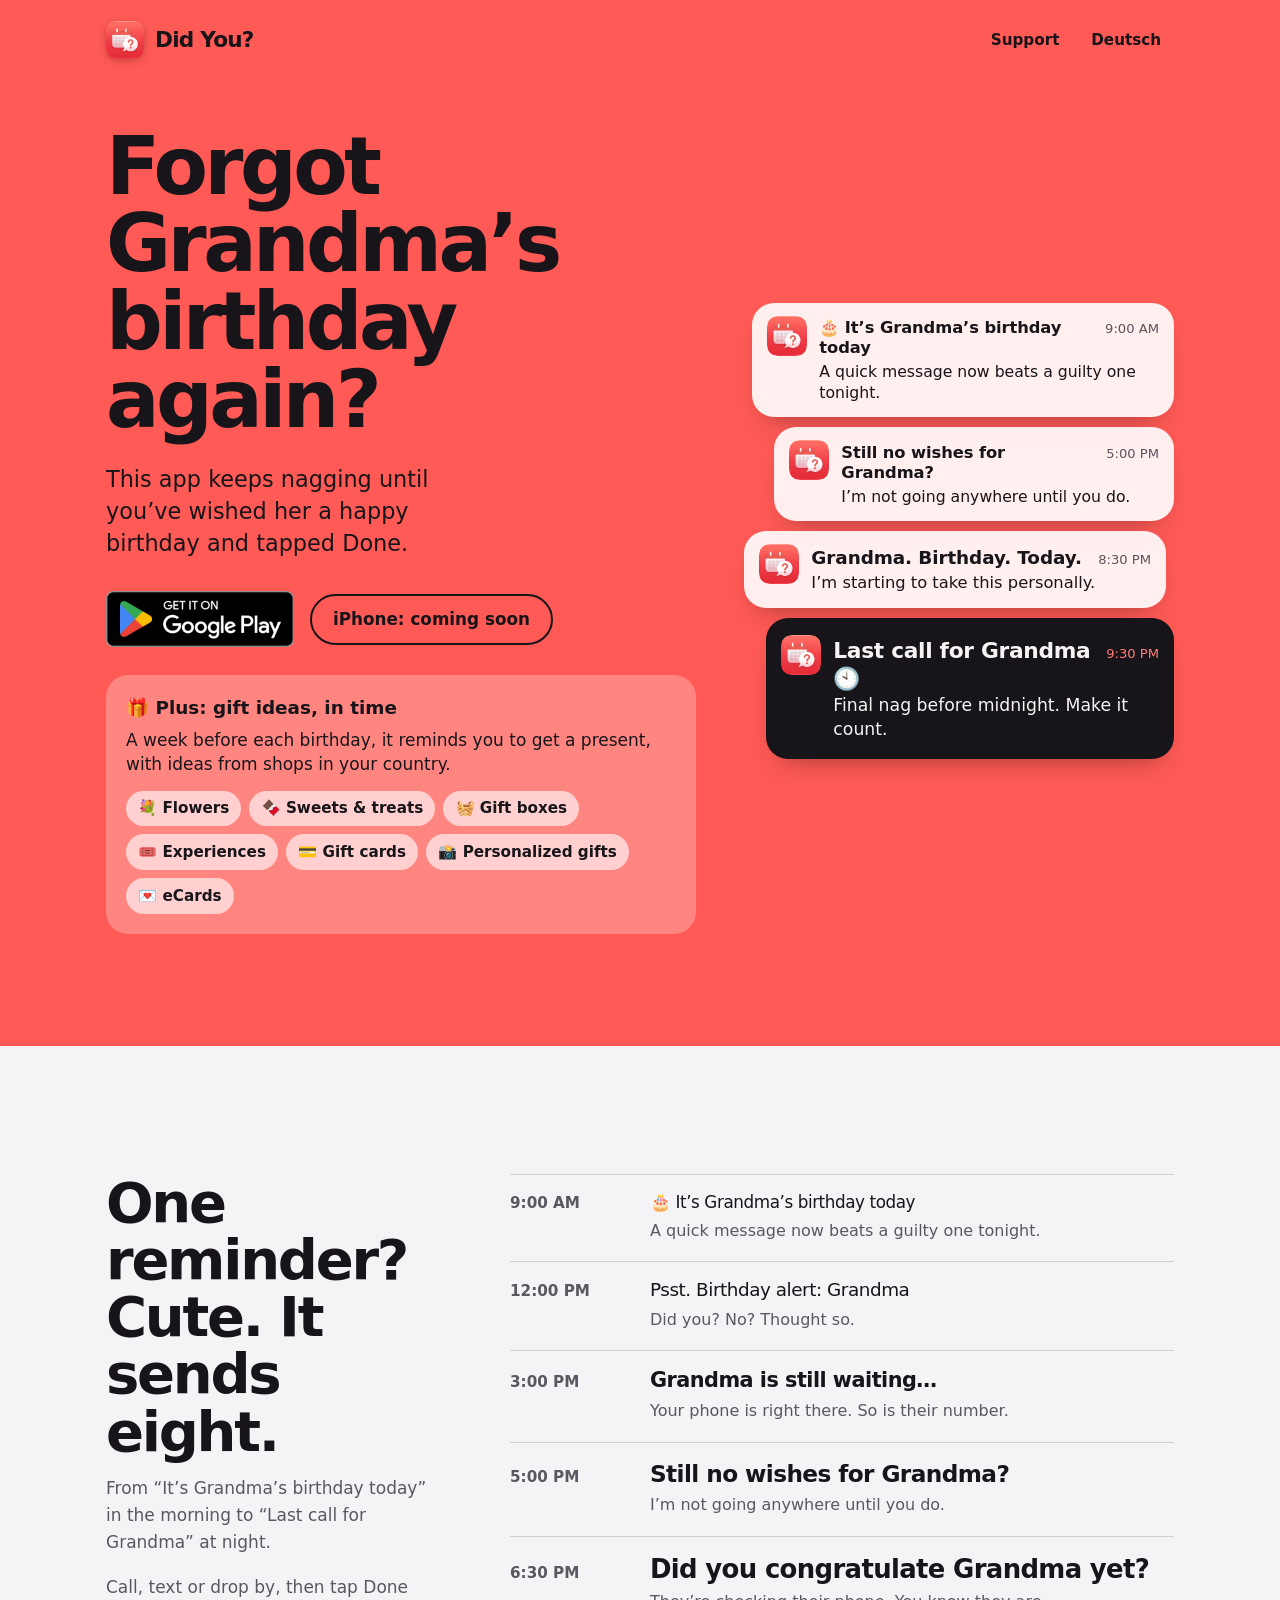
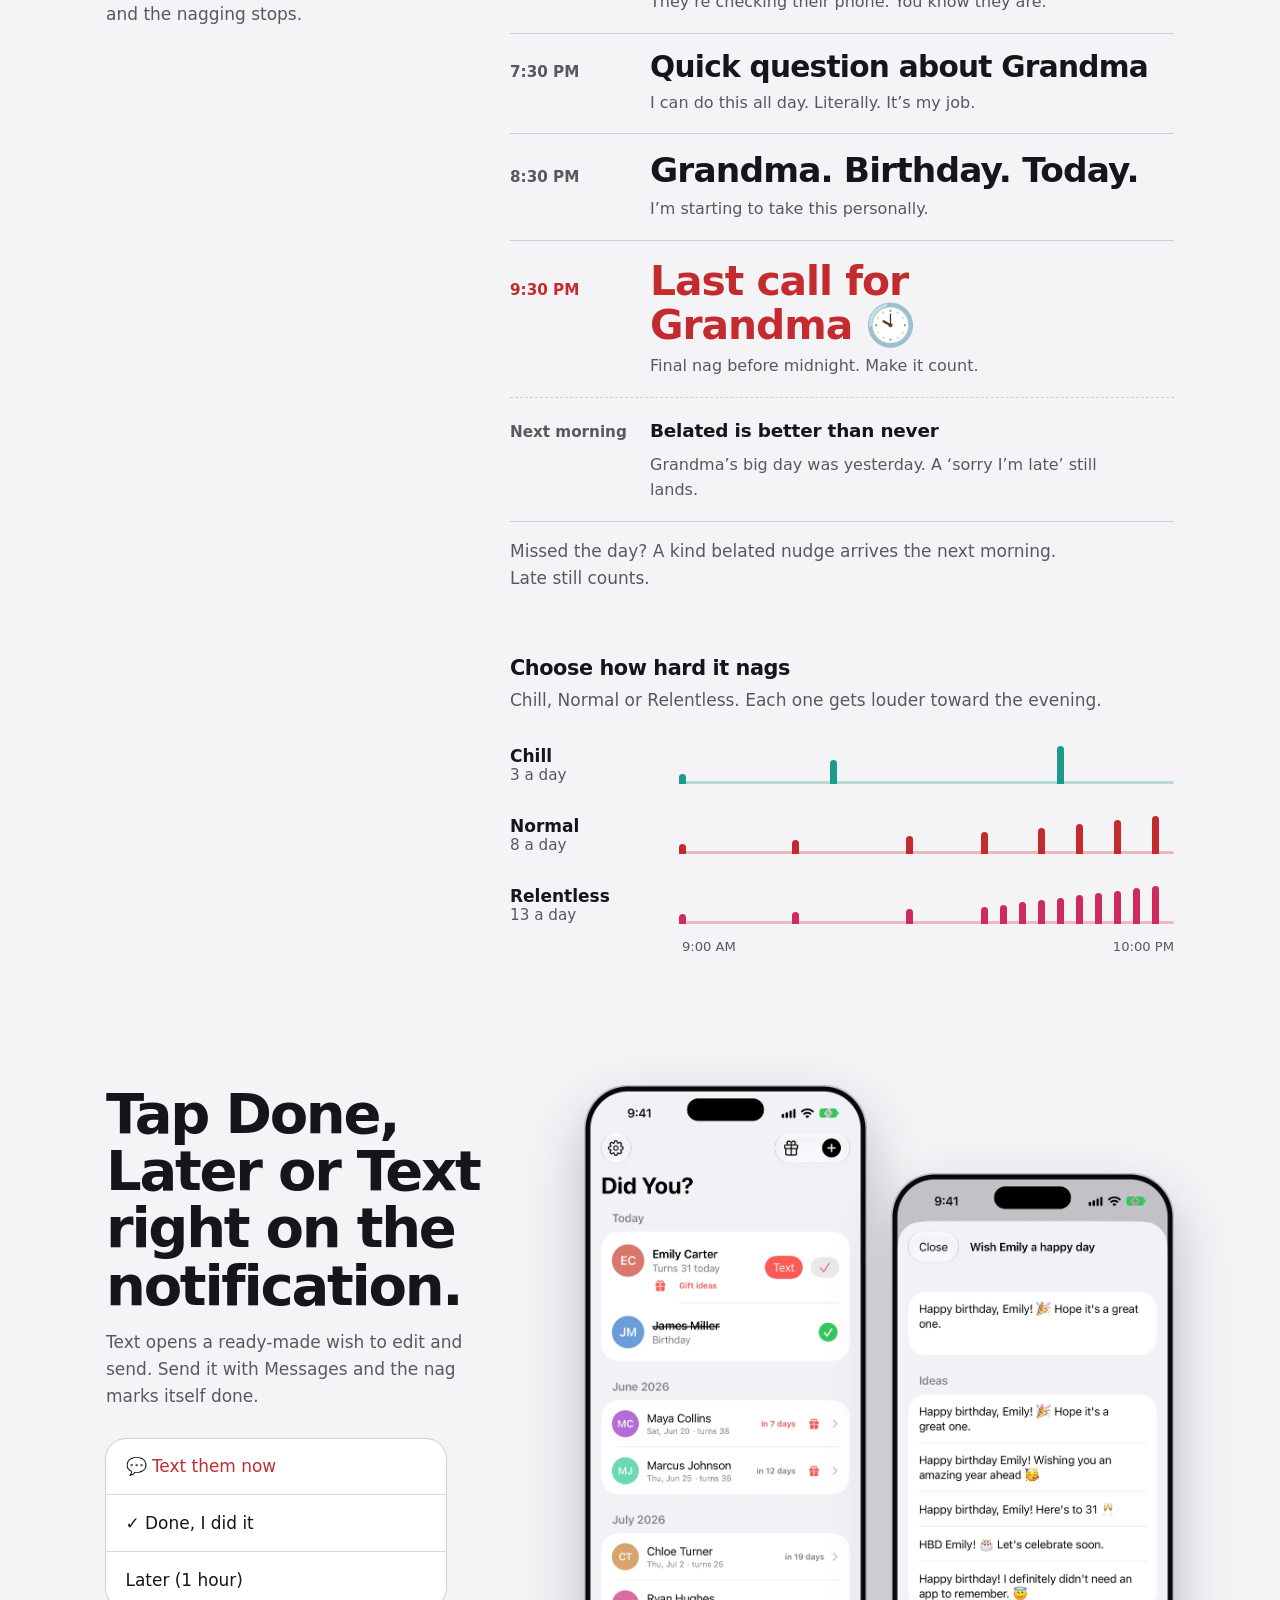
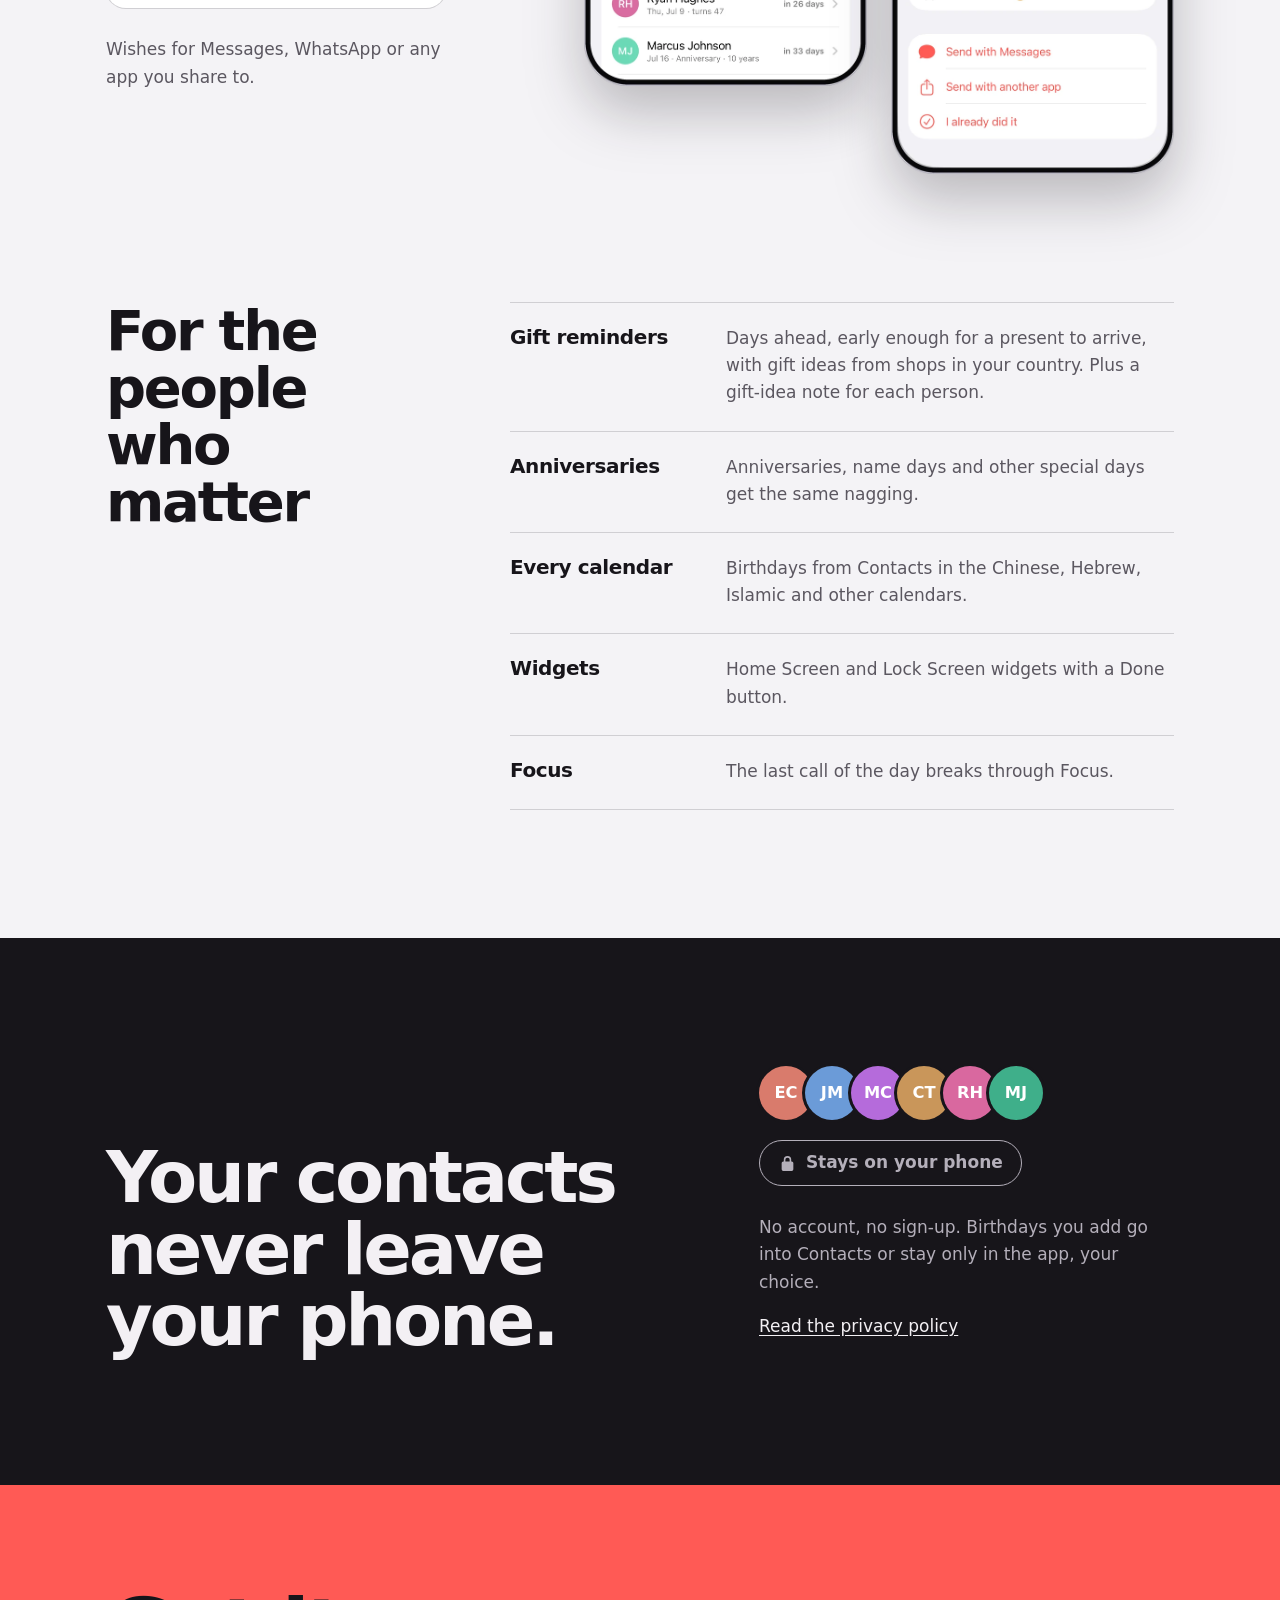
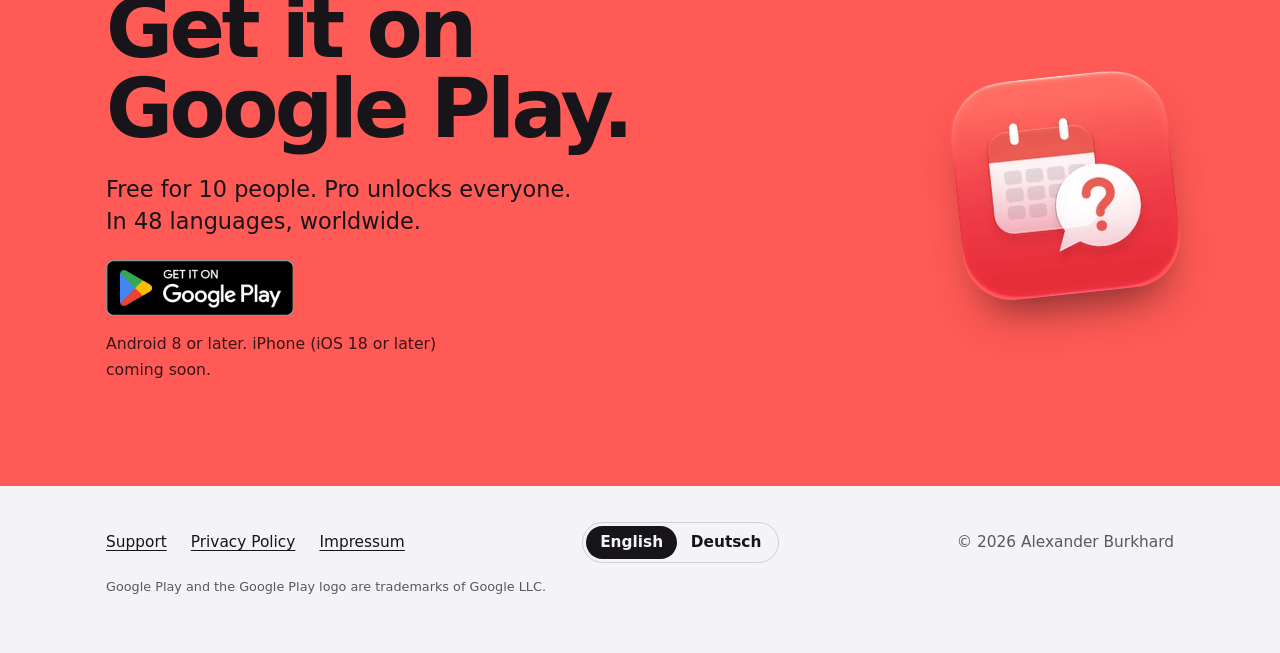
<file: index.html>
<!doctype html>
<html lang="en">
<head>
<!-- Awin publisher verification: Awin -->
<meta name='impact-site-verification' value='1e1d77b9-3971-42e7-be57-fce1d13f8969'>
<meta charset="utf-8">
<meta name="viewport" content="width=device-width,initial-scale=1">
<title>Did You? – Birthday Reminder</title>
<meta name="description" content="The reminder that won’t let it go, for birthdays and anniversaries. It keeps nagging through the day until you’ve actually congratulated them.">
<meta name="theme-color" content="#FF5A55">
<meta property="og:title" content="Did You? – Birthday Reminder">
<meta property="og:description" content="The reminder that won’t let it go, for birthdays and anniversaries. It keeps nagging through the day until you’ve actually congratulated them.">
<meta property="og:type" content="website">
<link rel="canonical" href="https://didyou.alexanderburkhard.com/">
<link rel="alternate" hreflang="en" href="https://didyou.alexanderburkhard.com/">
<link rel="alternate" hreflang="de" href="https://didyou.alexanderburkhard.com/de/">
<link rel="alternate" hreflang="x-default" href="https://didyou.alexanderburkhard.com/">
<link rel="icon" href="favicon.svg" type="image/svg+xml">
<link rel="apple-touch-icon" href="apple-touch-icon.png">
<link rel="stylesheet" href="style.css">
</head>
<body>
<a class="skip" href="#main">Skip to content</a>

<div class="coral hero">
  <div class="wrap">
    <header class="top">
  <a class="brand" href="./"><img src="img/icon.webp" alt="" width="38" height="38"><span>Did You?</span></a>
  <nav aria-label="Main">
    <a href="support/">Support</a>
    <a href="de/" hreflang="de" lang="de">Deutsch</a>
  </nav>
</header>
    <div class="hero-grid">
      <div>
        <h1>Forgot Grandma’s birthday again?</h1>
        <p class="lede">This app keeps nagging until you’ve wished her a happy birthday and tapped Done.</p>
        <div class="get">
          <a class="play" href="https://play.google.com/store/apps/details?id=app.didyou.android"><img src="img/google-play-en.png" alt="Get it on Google Play" width="188" height="56"></a>
          <p class="soon">iPhone: coming soon</p>
        </div>
        <div class="gift-hero">
          <p class="gift-kick">🎁 Plus: gift ideas, in time</p>
          <p class="gift-text">A week before each birthday, it reminds you to get a present, with ideas from shops in your country.</p>
          <ul class="gift-cats" aria-label="Gift categories">
            <li>💐 Flowers</li><li>🍫 Sweets &amp; treats</li><li>🧺 Gift boxes</li><li>🎟️ Experiences</li><li>💳 Gift cards</li><li>📸 Personalized gifts</li><li>💌 eCards</li>
          </ul>
        </div>
      </div>
      <ol class="stack" aria-label="Notifications from one birthday, morning to night">
      <li class="note" style="--i:0"><img src="img/icon.webp" alt="" width="40" height="40"><div><p class="note-top"><b>🎂 It’s Grandma’s birthday today</b><time datetime="09:00">9:00 AM</time></p><p>A quick message now beats a guilty one tonight.</p></div></li>
      <li class="note" style="--i:1"><img src="img/icon.webp" alt="" width="40" height="40"><div><p class="note-top"><b>Still no wishes for Grandma?</b><time datetime="17:00">5:00 PM</time></p><p>I’m not going anywhere until you do.</p></div></li>
      <li class="note" style="--i:2"><img src="img/icon.webp" alt="" width="40" height="40"><div><p class="note-top"><b>Grandma. Birthday. Today.</b><time datetime="20:30">8:30 PM</time></p><p>I’m starting to take this personally.</p></div></li>
      <li class="note" style="--i:3"><img src="img/icon.webp" alt="" width="40" height="40"><div><p class="note-top"><b>Last call for Grandma 🕙</b><time datetime="21:30">9:30 PM</time></p><p>Final nag before midnight. Make it count.</p></div></li>
      </ol>
    </div>
  </div>
</div>

<main id="main">
  <section class="section wrap">
    <div class="split">
      <div class="sticky copy">
        <h2>One reminder? Cute. It sends eight.</h2>
        <p>From “It’s Grandma’s birthday today” in the morning to “Last call for Grandma” at night.</p>
        <p>Call, text or drop by, then tap Done and the nagging stops.</p>
      </div>
      <div>
        <ol class="day">
        <li style="--s:1.05rem;--w:500"><time datetime="09:00">9:00 AM</time><div><p class="t">🎂 It’s Grandma’s birthday today</p><p class="b">A quick message now beats a guilty one tonight.</p></div></li>
        <li style="--s:1.15rem;--w:500"><time datetime="12:00">12:00 PM</time><div><p class="t">Psst. Birthday alert: Grandma</p><p class="b">Did you? No? Thought so.</p></div></li>
        <li style="--s:1.3rem;--w:600"><time datetime="15:00">3:00 PM</time><div><p class="t">Grandma is still waiting…</p><p class="b">Your phone is right there. So is their number.</p></div></li>
        <li style="--s:1.45rem;--w:600"><time datetime="17:00">5:00 PM</time><div><p class="t">Still no wishes for Grandma?</p><p class="b">I’m not going anywhere until you do.</p></div></li>
        <li style="--s:1.62rem;--w:700"><time datetime="18:30">6:30 PM</time><div><p class="t">Did you congratulate Grandma yet?</p><p class="b">They’re checking their phone. You know they are.</p></div></li>
        <li style="--s:1.85rem;--w:700"><time datetime="19:30">7:30 PM</time><div><p class="t">Quick question about Grandma</p><p class="b">I can do this all day. Literally. It’s my job.</p></div></li>
        <li style="--s:2.15rem;--w:800"><time datetime="20:30">8:30 PM</time><div><p class="t">Grandma. Birthday. Today.</p><p class="b">I’m starting to take this personally.</p></div></li>
        <li class="last" style="--s:2.55rem;--w:800"><time datetime="21:30">9:30 PM</time><div><p class="t">Last call for Grandma 🕙</p><p class="b">Final nag before midnight. Make it count.</p></div></li>
        <li class="late"><span class="when">Next morning</span><div><p class="t">Belated is better than never</p><p class="b">Grandma’s big day was yesterday. A ‘sorry I’m late’ still lands.</p></div></li>
        </ol>
        <p class="late-note" style="color:var(--muted);margin:16px 0 0;max-width:52ch">Missed the day? A kind belated nudge arrives the next morning. Late still counts.</p>
        <div class="levels">
          <h3>Choose how hard it nags</h3>
          <p>Chill, Normal or Relentless. Each one gets louder toward the evening.</p>
        <div class="lv"><div class="lv-name">Chill<small>3 a day</small></div><div class="strip" style="--c:var(--chill)" aria-hidden="true"><i style="--x:0.0%;--h:10px"></i><i style="--x:30.8%;--h:24px"></i><i style="--x:76.9%;--h:38px"></i></div></div>
        <div class="lv"><div class="lv-name">Normal<small>8 a day</small></div><div class="strip" style="--c:var(--coral-text)" aria-hidden="true"><i style="--x:0.0%;--h:10px"></i><i style="--x:23.1%;--h:14px"></i><i style="--x:46.2%;--h:18px"></i><i style="--x:61.5%;--h:22px"></i><i style="--x:73.1%;--h:26px"></i><i style="--x:80.8%;--h:30px"></i><i style="--x:88.5%;--h:34px"></i><i style="--x:96.2%;--h:38px"></i></div></div>
        <div class="lv"><div class="lv-name">Relentless<small>13 a day</small></div><div class="strip" style="--c:var(--relentless)" aria-hidden="true"><i style="--x:0.0%;--h:10px"></i><i style="--x:23.1%;--h:12px"></i><i style="--x:46.2%;--h:15px"></i><i style="--x:61.5%;--h:17px"></i><i style="--x:65.4%;--h:19px"></i><i style="--x:69.2%;--h:22px"></i><i style="--x:73.1%;--h:24px"></i><i style="--x:76.9%;--h:26px"></i><i style="--x:80.8%;--h:29px"></i><i style="--x:84.6%;--h:31px"></i><i style="--x:88.5%;--h:33px"></i><i style="--x:92.3%;--h:36px"></i><i style="--x:96.2%;--h:38px"></i></div></div>
          <div class="axis" aria-hidden="true"><span>9:00 AM</span><span>10:00 PM</span></div>
        </div>
      </div>
    </div>
  </section>

  <section class="section wrap" style="padding-top:0">
    <div class="split flip">
      <div class="copy act">
        <h2>Tap Done, Later or Text right on the notification.</h2>
        <p>Text opens a ready-made wish to edit and send. Send it with Messages and the nag marks itself done.</p>
        <ul class="actions" aria-label="Actions on the notification">
        <li>💬 Text them now</li>
        <li>✓ Done, I did it</li>
        <li>Later (1 hour)</li>
        </ul>
        <p class="after">Wishes for Messages, WhatsApp or any app you share to.</p>
      </div>
      <div class="phones">
        <picture class="phone"><source media="(prefers-color-scheme: dark)" srcset="img/home-en-dark.webp"><img src="img/home-en-light.webp" alt="The app’s home screen: a birthday today with Text and Done buttons, upcoming birthdays below." width="607" height="1288" loading="lazy"></picture>
        <picture class="phone"><source media="(prefers-color-scheme: dark)" srcset="img/compose-en-dark.webp"><img src="img/compose-en-light.webp" alt="The wish screen: ready-made birthday messages, with Send with Messages and Send with another app." width="607" height="1288" loading="lazy"></picture>
      </div>
    </div>
  </section>

  <section class="section wrap" style="padding-top:0">
    <div class="split">
      <div class="sticky copy">
        <h2>For the people who matter</h2>
      </div>
      <div class="facts">
      <div class="fact"><h3>Gift reminders</h3><p>Days ahead, early enough for a present to arrive, with gift ideas from shops in your country. Plus a gift-idea note for each person.</p></div>
      <div class="fact"><h3>Anniversaries</h3><p>Anniversaries, name days and other special days get the same nagging.</p></div>
      <div class="fact"><h3>Every calendar</h3><p>Birthdays from Contacts in the Chinese, Hebrew, Islamic and other calendars.</p></div>
      <div class="fact"><h3>Widgets</h3><p>Home Screen and Lock Screen widgets with a Done button.</p></div>
      <div class="fact"><h3>Focus</h3><p>The last call of the day breaks through Focus.</p></div>
      </div>
    </div>
  </section>

  <section class="band">
    <div class="section wrap">
      <div class="band-grid">
        <h2>Your contacts never leave your phone.</h2>
        <div>
          <ul class="faces" aria-hidden="true"><li style="background:#D97B6C">EC</li><li style="background:#6B9BD8">JM</li><li style="background:#B56BDB">MC</li><li style="background:#C9965A">CT</li><li style="background:#D9689F">RH</li><li style="background:#3FAF8A">MJ</li></ul>
          <p class="stays"><svg viewBox="0 0 16 16" aria-hidden="true"><path fill="currentColor" d="M8 1a3.5 3.5 0 0 0-3.5 3.5V6H4a1.5 1.5 0 0 0-1.5 1.5v6A1.5 1.5 0 0 0 4 15h8a1.5 1.5 0 0 0 1.5-1.5v-6A1.5 1.5 0 0 0 12 6h-.5V4.5A3.5 3.5 0 0 0 8 1Zm2 5H6V4.5a2 2 0 1 1 4 0V6Z"/></svg><span>Stays on your phone</span></p>
          <p>No account, no sign-up. Birthdays you add go into Contacts or stay only in the app, your choice.</p>
          <p><a href="privacy/">Read the privacy policy</a></p>
        </div>
      </div>
    </div>
  </section>

  <section class="coral closing">
    <div class="section wrap closing-grid">
      <div>
        <h2>Get it on Google Play.</h2>
        <p class="lede">Free for 10 people. Pro unlocks everyone.<br>In 48 languages, worldwide.</p>
        <p class="get"><a class="play" href="https://play.google.com/store/apps/details?id=app.didyou.android"><img src="img/google-play-en.png" alt="Get it on Google Play" width="188" height="56"></a></p>
        <p class="fine quiet">Android 8 or later. iPhone (iOS 18 or later) coming soon.</p>
      </div>
      <img class="closing-icon" src="img/icon.webp" alt="" width="256" height="256">
    </div>
  </section>
</main>

<footer class="wrap foot">
  <nav aria-label="Footer">
    <a href="support/">Support</a>
    <a href="privacy/">Privacy Policy</a>
    <a href="impressum/" hreflang="de" lang="de">Impressum</a>
  </nav>
  <div class="lang" aria-label="Language"><span aria-current="true">English</span><a href="de/" hreflang="de" lang="de">Deutsch</a></div>
  <span>© 2026 Alexander Burkhard</span>
  <span class="tm">Google Play and the Google Play logo are trademarks of Google LLC.</span>
</footer>
</body>
</html>
</file>
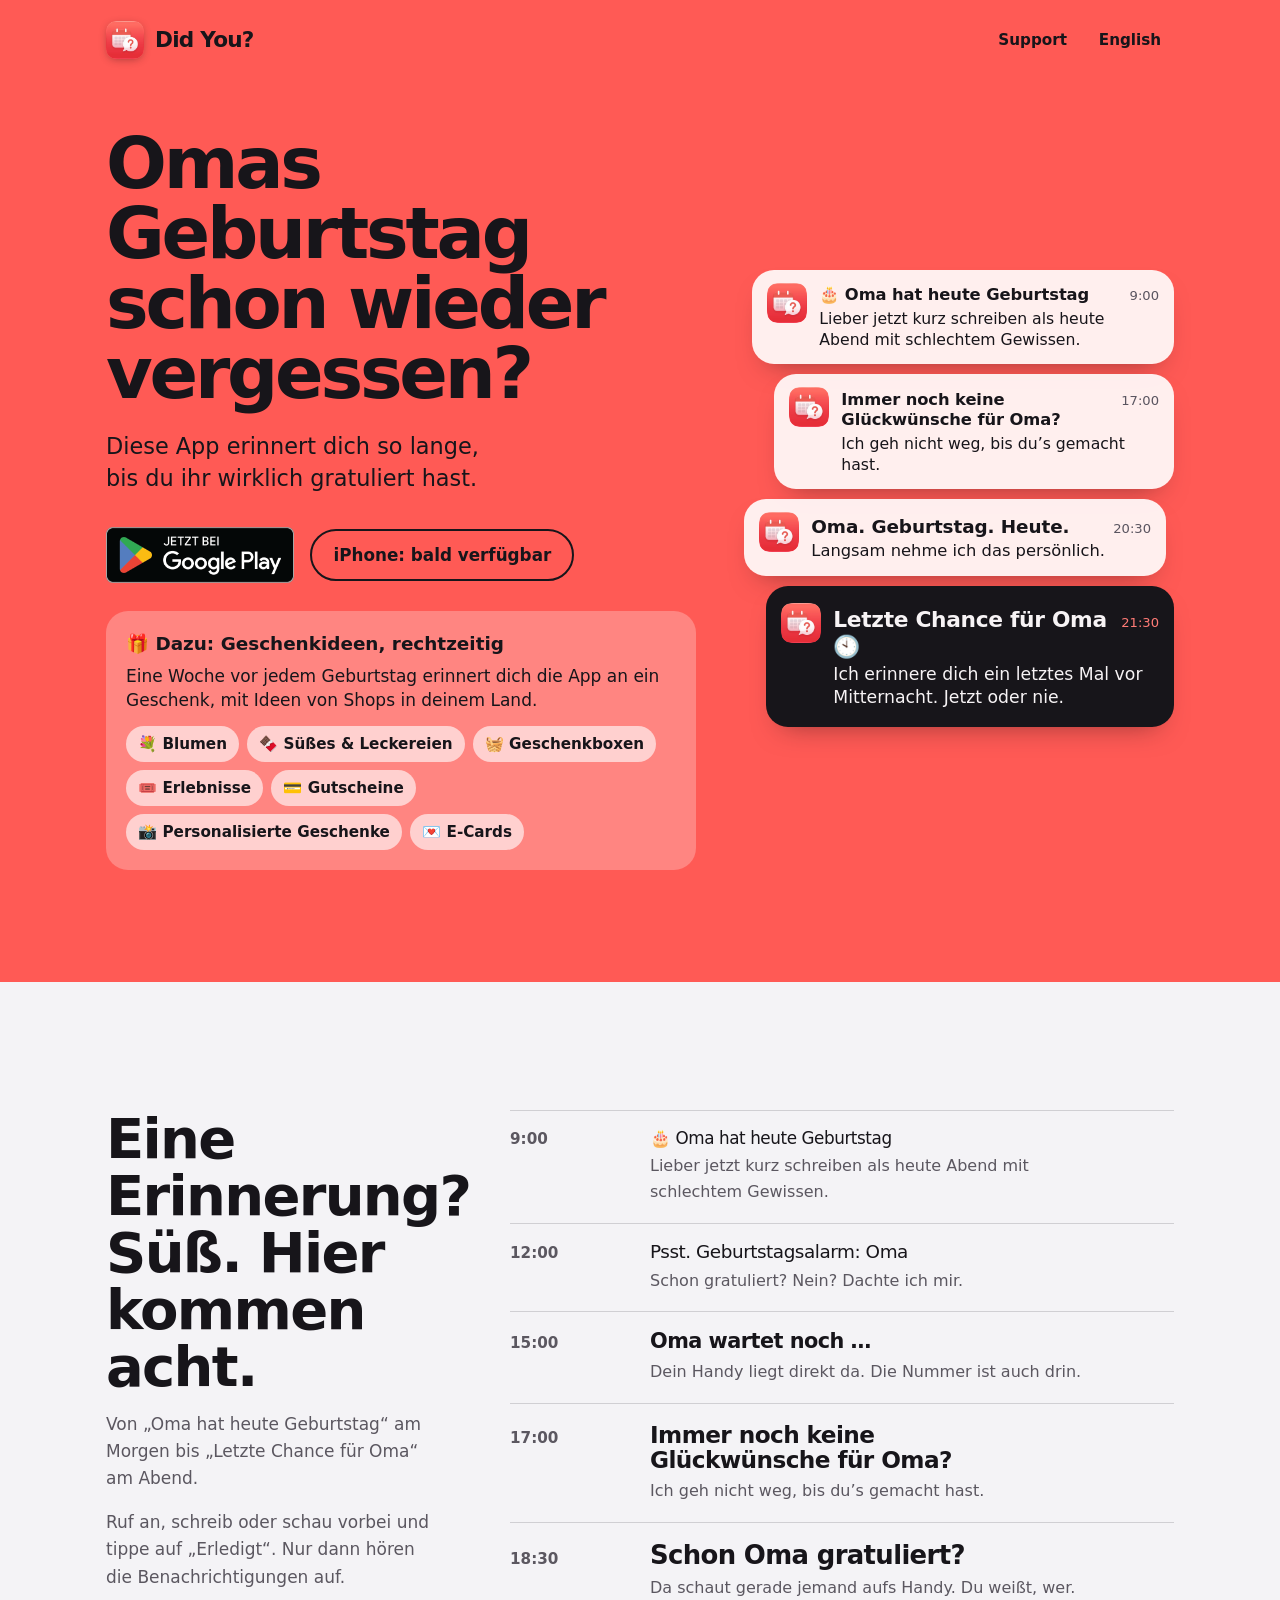
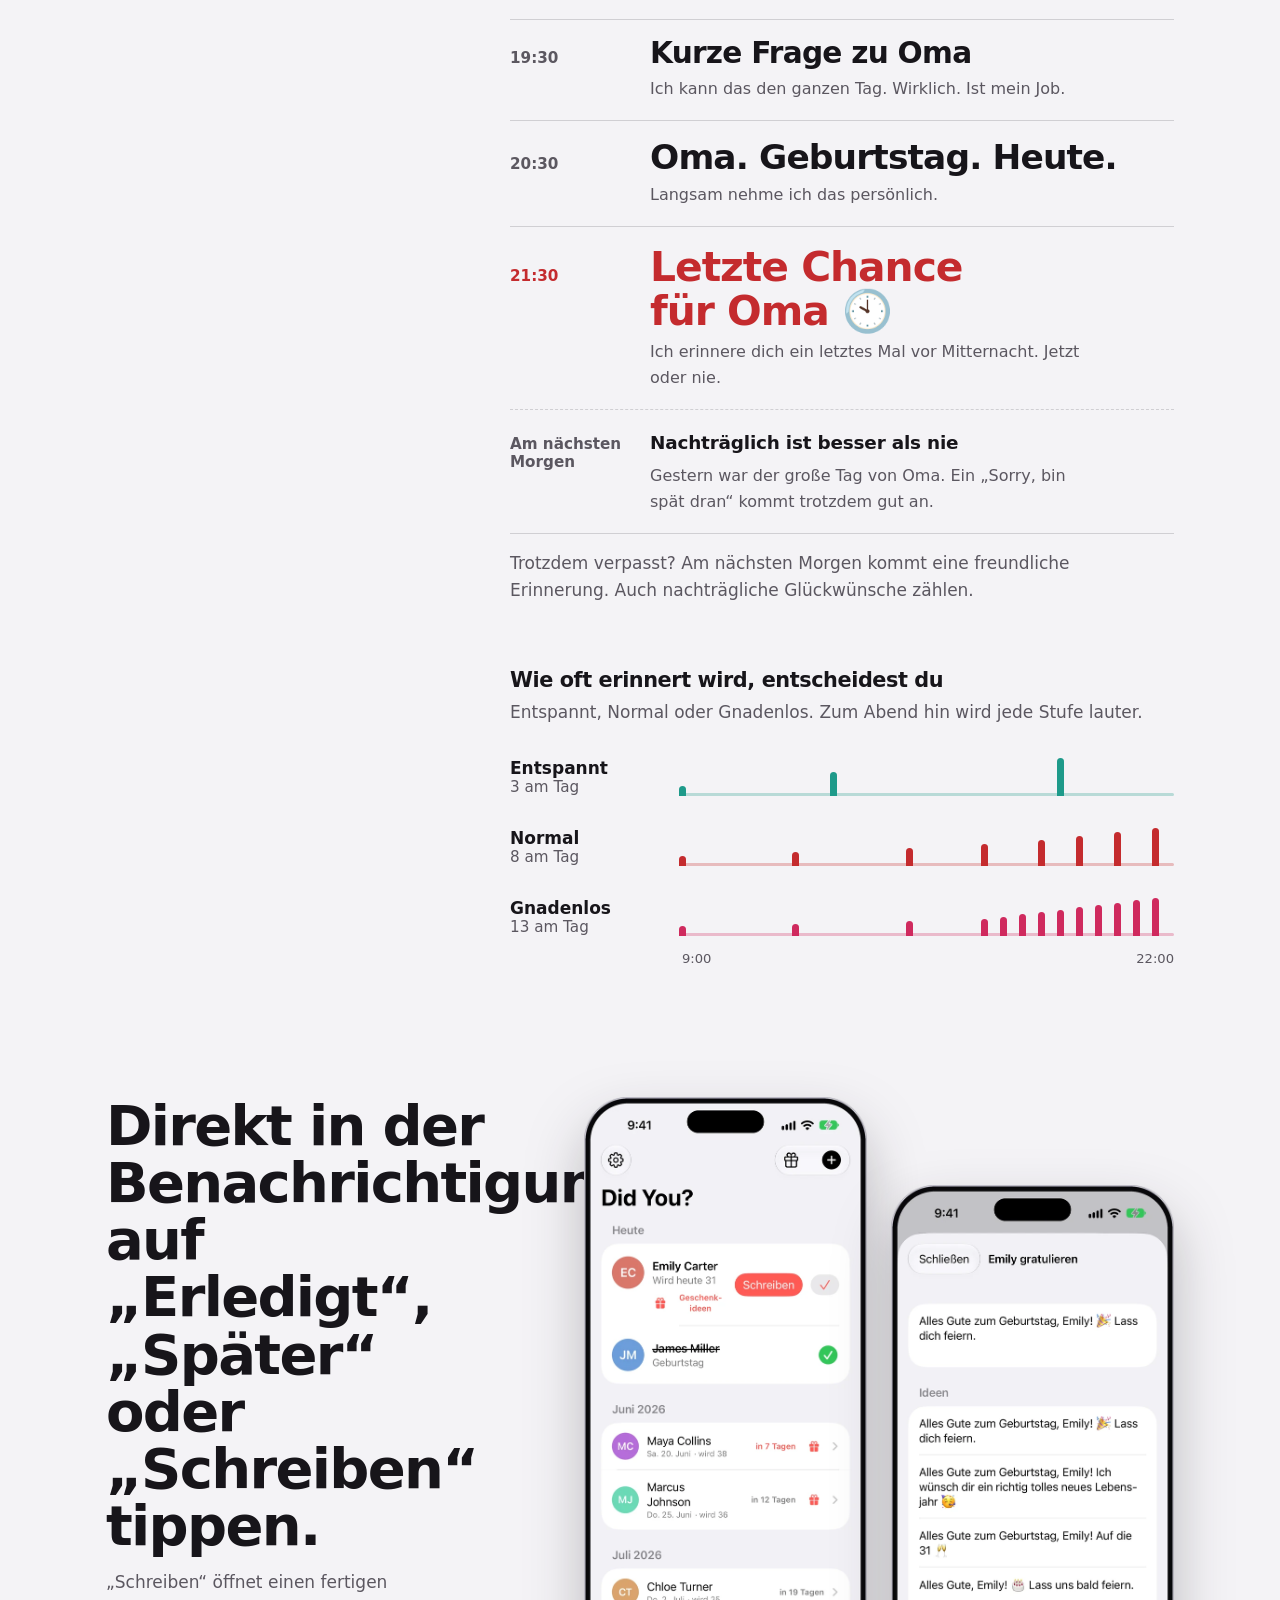
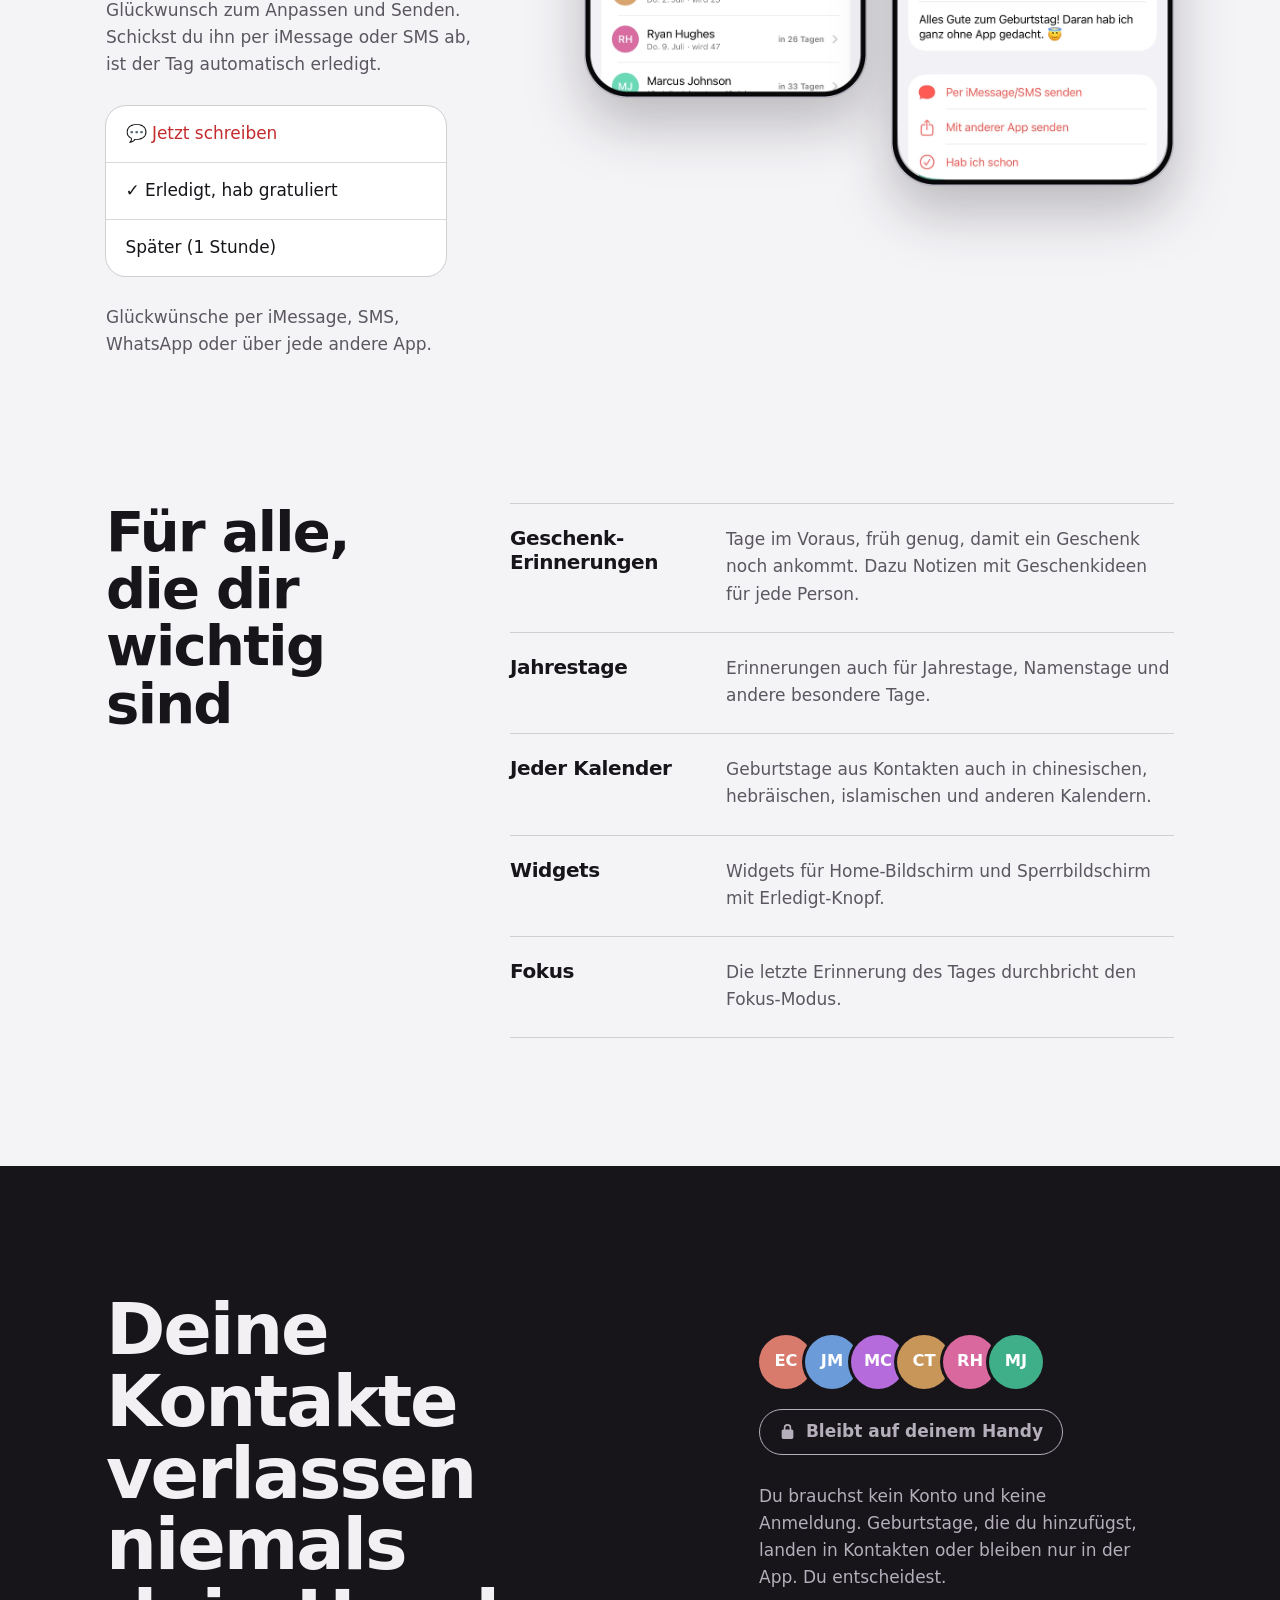
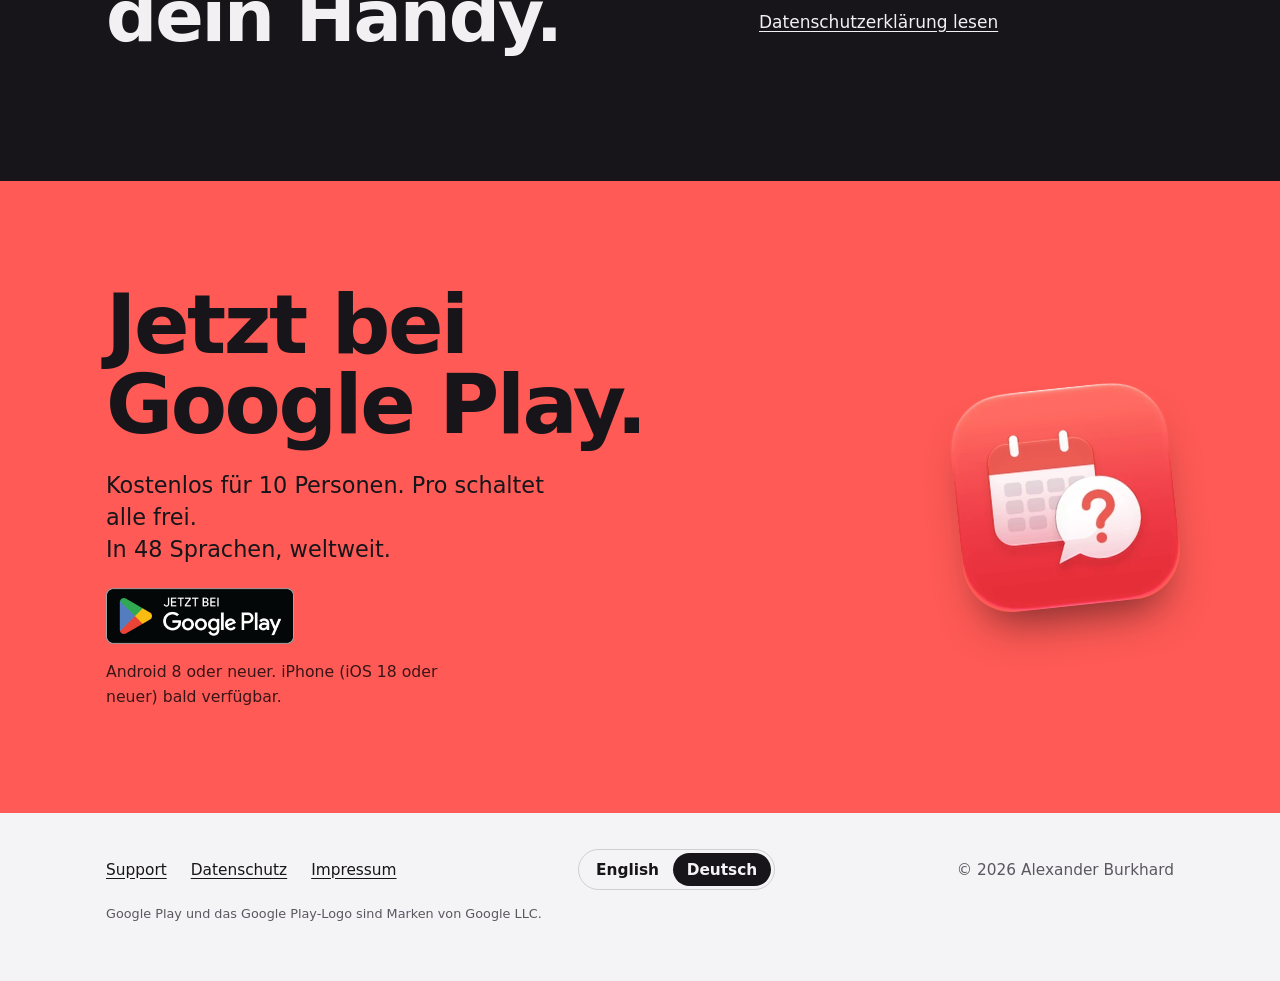
<file: de/index.html>
<!doctype html>
<html lang="de">
<head>
<meta charset="utf-8">
<meta name="viewport" content="width=device-width,initial-scale=1">
<title>Did You? – Geburtstagskalender</title>
<meta name="description" content="Für Geburtstage und Jahrestage: Diese App erinnert dich den ganzen Tag, bis du wirklich gratuliert hast.">
<meta name="theme-color" content="#FF5A55">
<meta property="og:title" content="Did You? – Geburtstagskalender">
<meta property="og:description" content="Für Geburtstage und Jahrestage: Diese App erinnert dich den ganzen Tag, bis du wirklich gratuliert hast.">
<meta property="og:type" content="website">
<link rel="canonical" href="https://didyou.alexanderburkhard.com/de/">
<link rel="alternate" hreflang="en" href="https://didyou.alexanderburkhard.com/">
<link rel="alternate" hreflang="de" href="https://didyou.alexanderburkhard.com/de/">
<link rel="alternate" hreflang="x-default" href="https://didyou.alexanderburkhard.com/">
<link rel="icon" href="../favicon.svg" type="image/svg+xml">
<link rel="apple-touch-icon" href="../apple-touch-icon.png">
<link rel="stylesheet" href="../style.css">
</head>
<body>
<a class="skip" href="#main">Zum Inhalt springen</a>

<div class="coral hero">
  <div class="wrap">
    <header class="top">
  <a class="brand" href="./"><img src="../img/icon.webp" alt="" width="38" height="38"><span>Did You?</span></a>
  <nav aria-label="Main">
    <a href="support/">Support</a>
    <a href="../" hreflang="en" lang="en">English</a>
  </nav>
</header>
    <div class="hero-grid">
      <div>
        <h1>Omas Geburtstag schon wieder vergessen?</h1>
        <p class="lede">Diese App erinnert dich so lange, bis du ihr wirklich gratuliert hast.</p>
        <div class="get">
          <a class="play" href="https://play.google.com/store/apps/details?id=app.didyou.android"><img src="../img/google-play-de.png" alt="Jetzt bei Google Play" width="189" height="56"></a>
          <p class="soon">iPhone: bald verfügbar</p>
        </div>
        <div class="gift-hero">
          <p class="gift-kick">🎁 Dazu: Geschenkideen, rechtzeitig</p>
          <p class="gift-text">Eine Woche vor jedem Geburtstag erinnert dich die App an ein Geschenk, mit Ideen von Shops in deinem Land.</p>
          <ul class="gift-cats" aria-label="Geschenkkategorien">
            <li>💐 Blumen</li><li>🍫 Süßes &amp; Leckereien</li><li>🧺 Geschenkboxen</li><li>🎟️ Erlebnisse</li><li>💳 Gutscheine</li><li>📸 Personalisierte Geschenke</li><li>💌 E-Cards</li>
          </ul>
        </div>
      </div>
      <ol class="stack" aria-label="Benachrichtigungen zu einem Geburtstag, vom Morgen bis zum Abend">
      <li class="note" style="--i:0"><img src="../img/icon.webp" alt="" width="40" height="40"><div><p class="note-top"><b>🎂 Oma hat heute Geburtstag</b><time datetime="09:00">9:00</time></p><p>Lieber jetzt kurz schreiben als heute Abend mit schlechtem Gewissen.</p></div></li>
      <li class="note" style="--i:1"><img src="../img/icon.webp" alt="" width="40" height="40"><div><p class="note-top"><b>Immer noch keine Glückwünsche für Oma?</b><time datetime="17:00">17:00</time></p><p>Ich geh nicht weg, bis du’s gemacht hast.</p></div></li>
      <li class="note" style="--i:2"><img src="../img/icon.webp" alt="" width="40" height="40"><div><p class="note-top"><b>Oma. Geburtstag. Heute.</b><time datetime="20:30">20:30</time></p><p>Langsam nehme ich das persönlich.</p></div></li>
      <li class="note" style="--i:3"><img src="../img/icon.webp" alt="" width="40" height="40"><div><p class="note-top"><b>Letzte Chance für Oma 🕙</b><time datetime="21:30">21:30</time></p><p>Ich erinnere dich ein letztes Mal vor Mitternacht. Jetzt oder nie.</p></div></li>
      </ol>
    </div>
  </div>
</div>

<main id="main">
  <section class="section wrap">
    <div class="split">
      <div class="sticky copy">
        <h2>Eine Erinnerung? Süß. Hier kommen acht.</h2>
        <p>Von „Oma hat heute Geburtstag“ am Morgen bis „Letzte Chance für Oma“ am Abend.</p>
        <p>Ruf an, schreib oder schau vorbei und tippe auf „Erledigt“. Nur dann hören die Benachrichtigungen auf.</p>
      </div>
      <div>
        <ol class="day">
        <li style="--s:1.05rem;--w:500"><time datetime="09:00">9:00</time><div><p class="t">🎂 Oma hat heute Geburtstag</p><p class="b">Lieber jetzt kurz schreiben als heute Abend mit schlechtem Gewissen.</p></div></li>
        <li style="--s:1.15rem;--w:500"><time datetime="12:00">12:00</time><div><p class="t">Psst. Geburtstagsalarm: Oma</p><p class="b">Schon gratuliert? Nein? Dachte ich mir.</p></div></li>
        <li style="--s:1.3rem;--w:600"><time datetime="15:00">15:00</time><div><p class="t">Oma wartet noch …</p><p class="b">Dein Handy liegt direkt da. Die Nummer ist auch drin.</p></div></li>
        <li style="--s:1.45rem;--w:600"><time datetime="17:00">17:00</time><div><p class="t">Immer noch keine Glückwünsche für Oma?</p><p class="b">Ich geh nicht weg, bis du’s gemacht hast.</p></div></li>
        <li style="--s:1.62rem;--w:700"><time datetime="18:30">18:30</time><div><p class="t">Schon Oma gratuliert?</p><p class="b">Da schaut gerade jemand aufs Handy. Du weißt, wer.</p></div></li>
        <li style="--s:1.85rem;--w:700"><time datetime="19:30">19:30</time><div><p class="t">Kurze Frage zu Oma</p><p class="b">Ich kann das den ganzen Tag. Wirklich. Ist mein Job.</p></div></li>
        <li style="--s:2.15rem;--w:800"><time datetime="20:30">20:30</time><div><p class="t">Oma. Geburtstag. Heute.</p><p class="b">Langsam nehme ich das persönlich.</p></div></li>
        <li class="last" style="--s:2.55rem;--w:800"><time datetime="21:30">21:30</time><div><p class="t">Letzte Chance für Oma 🕙</p><p class="b">Ich erinnere dich ein letztes Mal vor Mitternacht. Jetzt oder nie.</p></div></li>
        <li class="late"><span class="when">Am nächsten Morgen</span><div><p class="t">Nachträglich ist besser als nie</p><p class="b">Gestern war der große Tag von Oma. Ein „Sorry, bin spät dran“ kommt trotzdem gut an.</p></div></li>
        </ol>
        <p class="late-note" style="color:var(--muted);margin:16px 0 0;max-width:52ch">Trotzdem verpasst? Am nächsten Morgen kommt eine freundliche Erinnerung. Auch nachträgliche Glückwünsche zählen.</p>
        <div class="levels">
          <h3>Wie oft erinnert wird, entscheidest du</h3>
          <p>Entspannt, Normal oder Gnadenlos. Zum Abend hin wird jede Stufe lauter.</p>
        <div class="lv"><div class="lv-name">Entspannt<small>3 am Tag</small></div><div class="strip" style="--c:var(--chill)" aria-hidden="true"><i style="--x:0.0%;--h:10px"></i><i style="--x:30.8%;--h:24px"></i><i style="--x:76.9%;--h:38px"></i></div></div>
        <div class="lv"><div class="lv-name">Normal<small>8 am Tag</small></div><div class="strip" style="--c:var(--coral-text)" aria-hidden="true"><i style="--x:0.0%;--h:10px"></i><i style="--x:23.1%;--h:14px"></i><i style="--x:46.2%;--h:18px"></i><i style="--x:61.5%;--h:22px"></i><i style="--x:73.1%;--h:26px"></i><i style="--x:80.8%;--h:30px"></i><i style="--x:88.5%;--h:34px"></i><i style="--x:96.2%;--h:38px"></i></div></div>
        <div class="lv"><div class="lv-name">Gnadenlos<small>13 am Tag</small></div><div class="strip" style="--c:var(--relentless)" aria-hidden="true"><i style="--x:0.0%;--h:10px"></i><i style="--x:23.1%;--h:12px"></i><i style="--x:46.2%;--h:15px"></i><i style="--x:61.5%;--h:17px"></i><i style="--x:65.4%;--h:19px"></i><i style="--x:69.2%;--h:22px"></i><i style="--x:73.1%;--h:24px"></i><i style="--x:76.9%;--h:26px"></i><i style="--x:80.8%;--h:29px"></i><i style="--x:84.6%;--h:31px"></i><i style="--x:88.5%;--h:33px"></i><i style="--x:92.3%;--h:36px"></i><i style="--x:96.2%;--h:38px"></i></div></div>
          <div class="axis" aria-hidden="true"><span>9:00</span><span>22:00</span></div>
        </div>
      </div>
    </div>
  </section>

  <section class="section wrap" style="padding-top:0">
    <div class="split flip">
      <div class="copy act">
        <h2>Direkt in der Benachrichtigung auf „Erledigt“, „Später“ oder „Schreiben“ tippen.</h2>
        <p>„Schreiben“ öffnet einen fertigen Glückwunsch zum Anpassen und Senden. Schickst du ihn per iMessage oder SMS ab, ist der Tag automatisch erledigt.</p>
        <ul class="actions" aria-label="Aktionen in der Benachrichtigung">
        <li>💬 Jetzt schreiben</li>
        <li>✓ Erledigt, hab gratuliert</li>
        <li>Später (1 Stunde)</li>
        </ul>
        <p class="after">Glückwünsche per iMessage, SMS, WhatsApp oder über jede andere App.</p>
      </div>
      <div class="phones">
        <picture class="phone"><source media="(prefers-color-scheme: dark)" srcset="../img/home-de-dark.webp"><img src="../img/home-de-light.webp" alt="Die Startseite der App: ein Geburtstag heute mit den Knöpfen Schreiben und Erledigt, darunter die nächsten Geburtstage." width="607" height="1288" loading="lazy"></picture>
        <picture class="phone"><source media="(prefers-color-scheme: dark)" srcset="../img/compose-de-dark.webp"><img src="../img/compose-de-light.webp" alt="Die Glückwunsch-Ansicht: fertige Geburtstagsnachrichten, darunter Per iMessage/SMS senden und Mit anderer App senden." width="607" height="1288" loading="lazy"></picture>
      </div>
    </div>
  </section>

  <section class="section wrap" style="padding-top:0">
    <div class="split">
      <div class="sticky copy">
        <h2>Für alle, die dir wichtig sind</h2>
      </div>
      <div class="facts">
      <div class="fact"><h3>Geschenk-Erinnerungen</h3><p>Tage im Voraus, früh genug, damit ein Geschenk noch ankommt. Dazu Notizen mit Geschenkideen für jede Person.</p></div>
      <div class="fact"><h3>Jahrestage</h3><p>Erinnerungen auch für Jahrestage, Namenstage und andere besondere Tage.</p></div>
      <div class="fact"><h3>Jeder Kalender</h3><p>Geburtstage aus Kontakten auch in chinesischen, hebräischen, islamischen und anderen Kalendern.</p></div>
      <div class="fact"><h3>Widgets</h3><p>Widgets für Home-Bildschirm und Sperrbildschirm mit Erledigt-Knopf.</p></div>
      <div class="fact"><h3>Fokus</h3><p>Die letzte Erinnerung des Tages durchbricht den Fokus-Modus.</p></div>
      </div>
    </div>
  </section>

  <section class="band">
    <div class="section wrap">
      <div class="band-grid">
        <h2>Deine Kontakte verlassen niemals dein Handy.</h2>
        <div>
          <ul class="faces" aria-hidden="true"><li style="background:#D97B6C">EC</li><li style="background:#6B9BD8">JM</li><li style="background:#B56BDB">MC</li><li style="background:#C9965A">CT</li><li style="background:#D9689F">RH</li><li style="background:#3FAF8A">MJ</li></ul>
          <p class="stays"><svg viewBox="0 0 16 16" aria-hidden="true"><path fill="currentColor" d="M8 1a3.5 3.5 0 0 0-3.5 3.5V6H4a1.5 1.5 0 0 0-1.5 1.5v6A1.5 1.5 0 0 0 4 15h8a1.5 1.5 0 0 0 1.5-1.5v-6A1.5 1.5 0 0 0 12 6h-.5V4.5A3.5 3.5 0 0 0 8 1Zm2 5H6V4.5a2 2 0 1 1 4 0V6Z"/></svg><span>Bleibt auf deinem Handy</span></p>
          <p>Du brauchst kein Konto und keine Anmeldung. Geburtstage, die du hinzufügst, landen in Kontakten oder bleiben nur in der App. Du entscheidest.</p>
          <p><a href="privacy/">Datenschutzerklärung lesen</a></p>
        </div>
      </div>
    </div>
  </section>

  <section class="coral closing">
    <div class="section wrap closing-grid">
      <div>
        <h2>Jetzt bei Google Play.</h2>
        <p class="lede">Kostenlos für 10 Personen. Pro schaltet alle frei.<br>In 48 Sprachen, weltweit.</p>
        <p class="get"><a class="play" href="https://play.google.com/store/apps/details?id=app.didyou.android"><img src="../img/google-play-de.png" alt="Jetzt bei Google Play" width="189" height="56"></a></p>
        <p class="fine quiet">Android 8 oder neuer. iPhone (iOS 18 oder neuer) bald verfügbar.</p>
      </div>
      <img class="closing-icon" src="../img/icon.webp" alt="" width="256" height="256">
    </div>
  </section>
</main>

<footer class="wrap foot">
  <nav aria-label="Footer">
    <a href="support/">Support</a>
    <a href="privacy/">Datenschutz</a>
    <a href="../impressum/" hreflang="de" lang="de">Impressum</a>
  </nav>
  <div class="lang" aria-label="Language"><a href="../" hreflang="en" lang="en">English</a><span aria-current="true">Deutsch</span></div>
  <span>© 2026 Alexander Burkhard</span>
  <span class="tm">Google Play und das Google Play-Logo sind Marken von Google LLC.</span>
</footer>
</body>
</html>
</file>
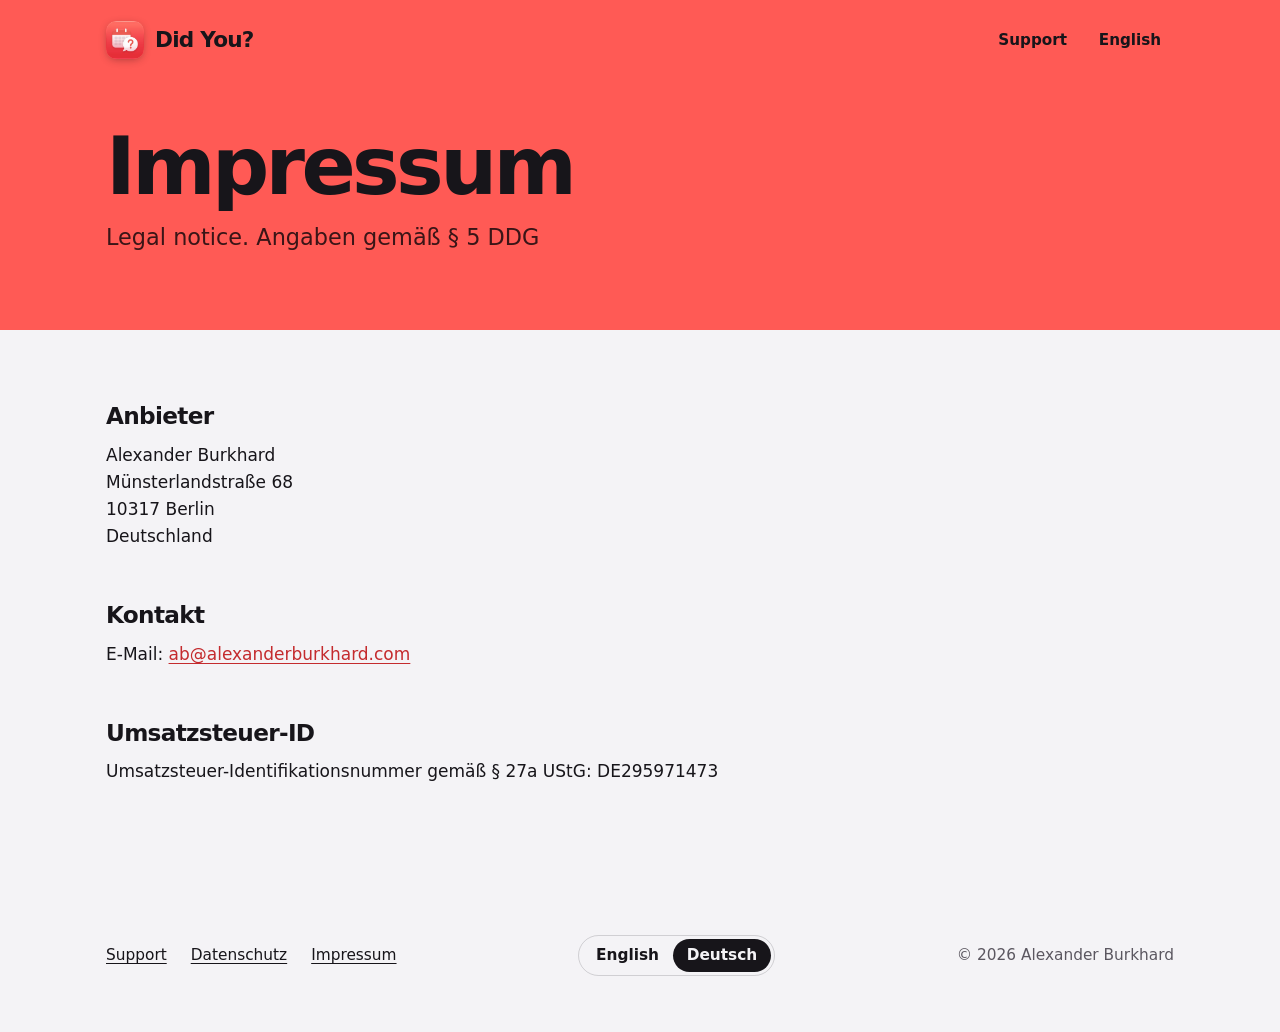
<file: impressum/index.html>
<!doctype html>
<html lang="de">
<head>
<meta charset="utf-8">
<meta name="viewport" content="width=device-width,initial-scale=1">
<title>Did You? – Impressum</title>
<meta name="description" content="Impressum: Angaben gemäß § 5 DDG.">
<meta name="theme-color" content="#FF5A55">
<meta property="og:title" content="Did You? – Impressum">
<meta property="og:description" content="Impressum: Angaben gemäß § 5 DDG.">
<meta property="og:type" content="website">
<link rel="icon" href="../favicon.svg" type="image/svg+xml">
<link rel="apple-touch-icon" href="../apple-touch-icon.png">
<link rel="stylesheet" href="../style.css">
</head>
<body>
<a class="skip" href="#main">Zum Inhalt springen</a>
<div class="coral">
  <div class="wrap">
    <header class="top">
  <a class="brand" href="../de/"><img src="../img/icon.webp" alt="" width="38" height="38"><span>Did You?</span></a>
  <nav aria-label="Main">
    <a href="../de/support/">Support</a>
    <a href="../" hreflang="en" lang="en">English</a>
  </nav>
</header>
    <div class="page-head">
      <h1>Impressum</h1>
      <p class="lede"><span lang="en">Legal notice</span>. Angaben gemäß § 5 DDG</p>
    </div>
  </div>
</div>
<main id="main" class="wrap page">
<div class="prose">
<h2>Anbieter</h2>
<p>Alexander Burkhard<br>Münsterlandstraße 68<br>10317 Berlin<br>Deutschland</p>

<h2>Kontakt</h2>
<p>E-Mail: <a href="mailto:ab@alexanderburkhard.com">ab@alexanderburkhard.com</a></p>

<h2>Umsatzsteuer-ID</h2>
<p>Umsatzsteuer-Identifikationsnummer gemäß § 27a UStG: DE295971473</p>
</div>
</main>
<footer class="wrap foot">
  <nav aria-label="Footer">
    <a href="../de/support/">Support</a>
    <a href="../de/privacy/">Datenschutz</a>
    <a href="./" hreflang="de" lang="de">Impressum</a>
  </nav>
  <div class="lang" aria-label="Language"><a href="../" hreflang="en" lang="en">English</a><span aria-current="true">Deutsch</span></div>
  <span>© 2026 Alexander Burkhard</span>
</footer>
</body>
</html>
</file>
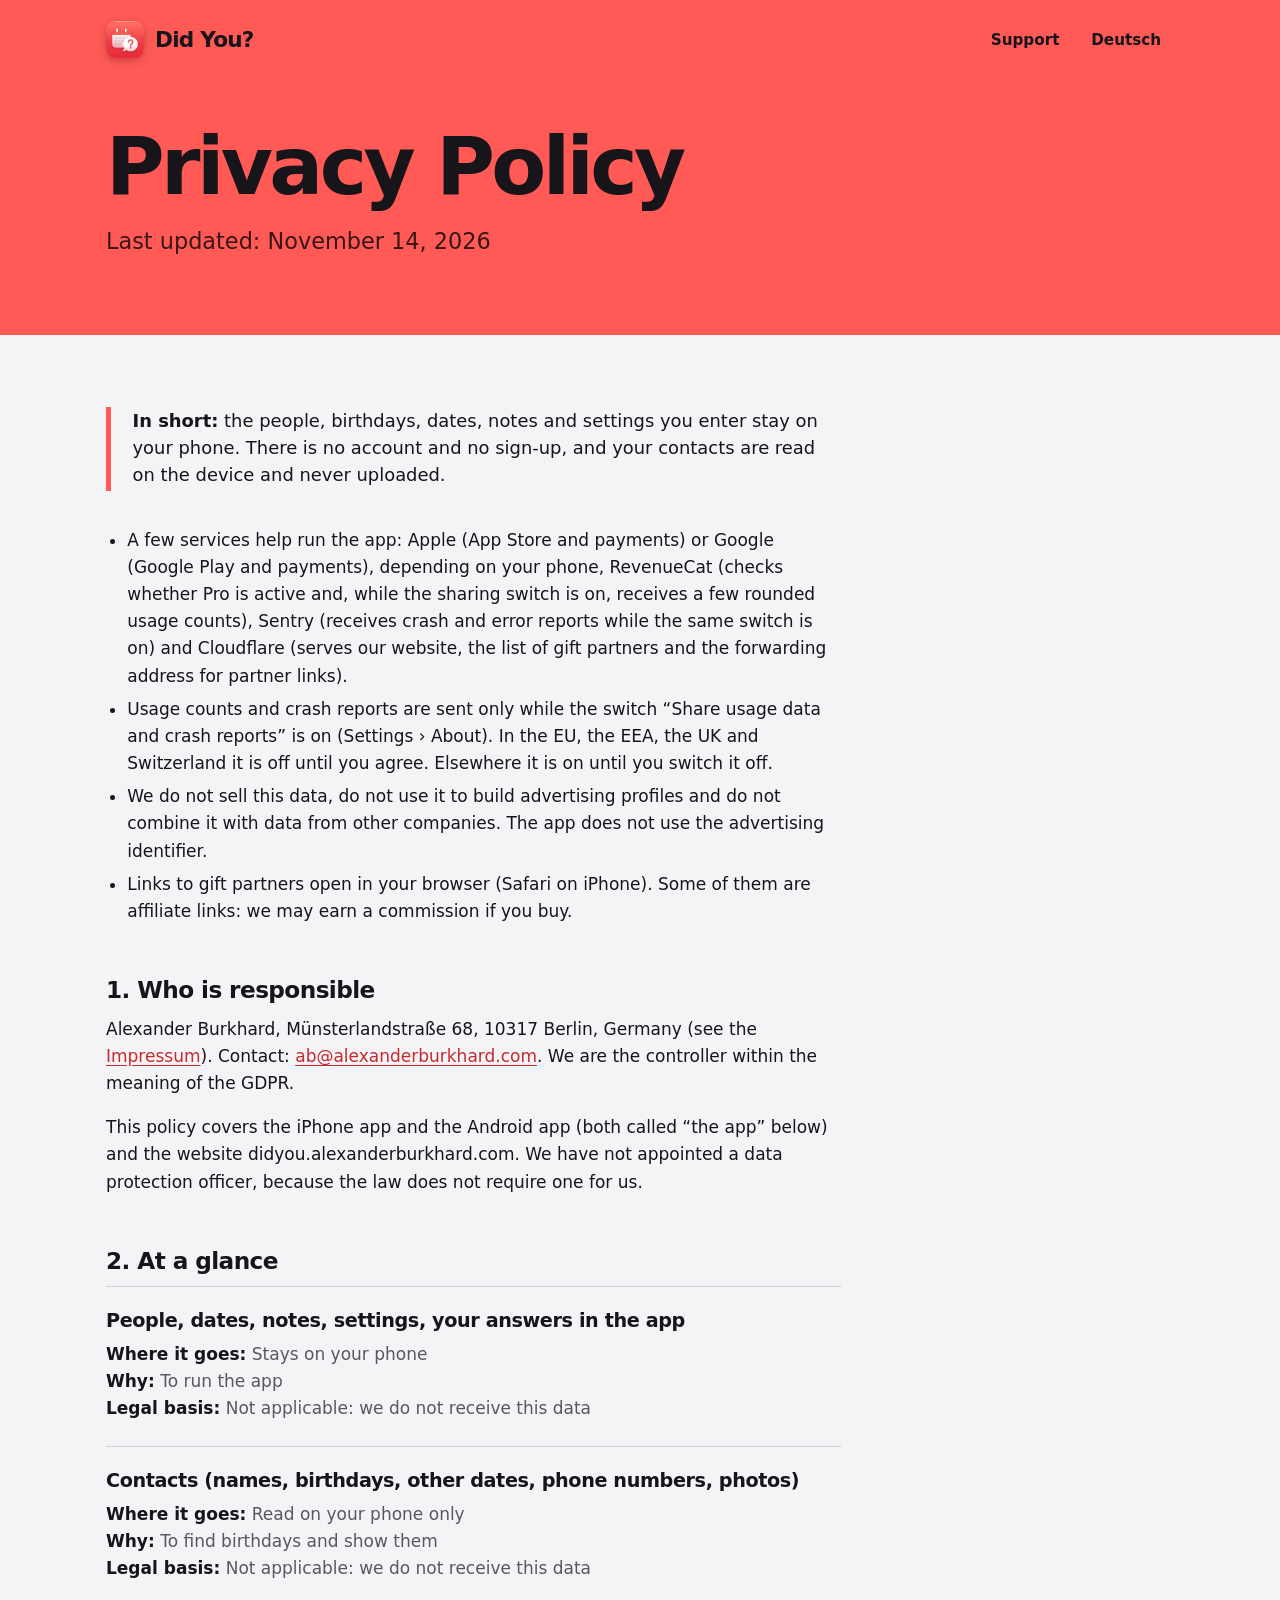
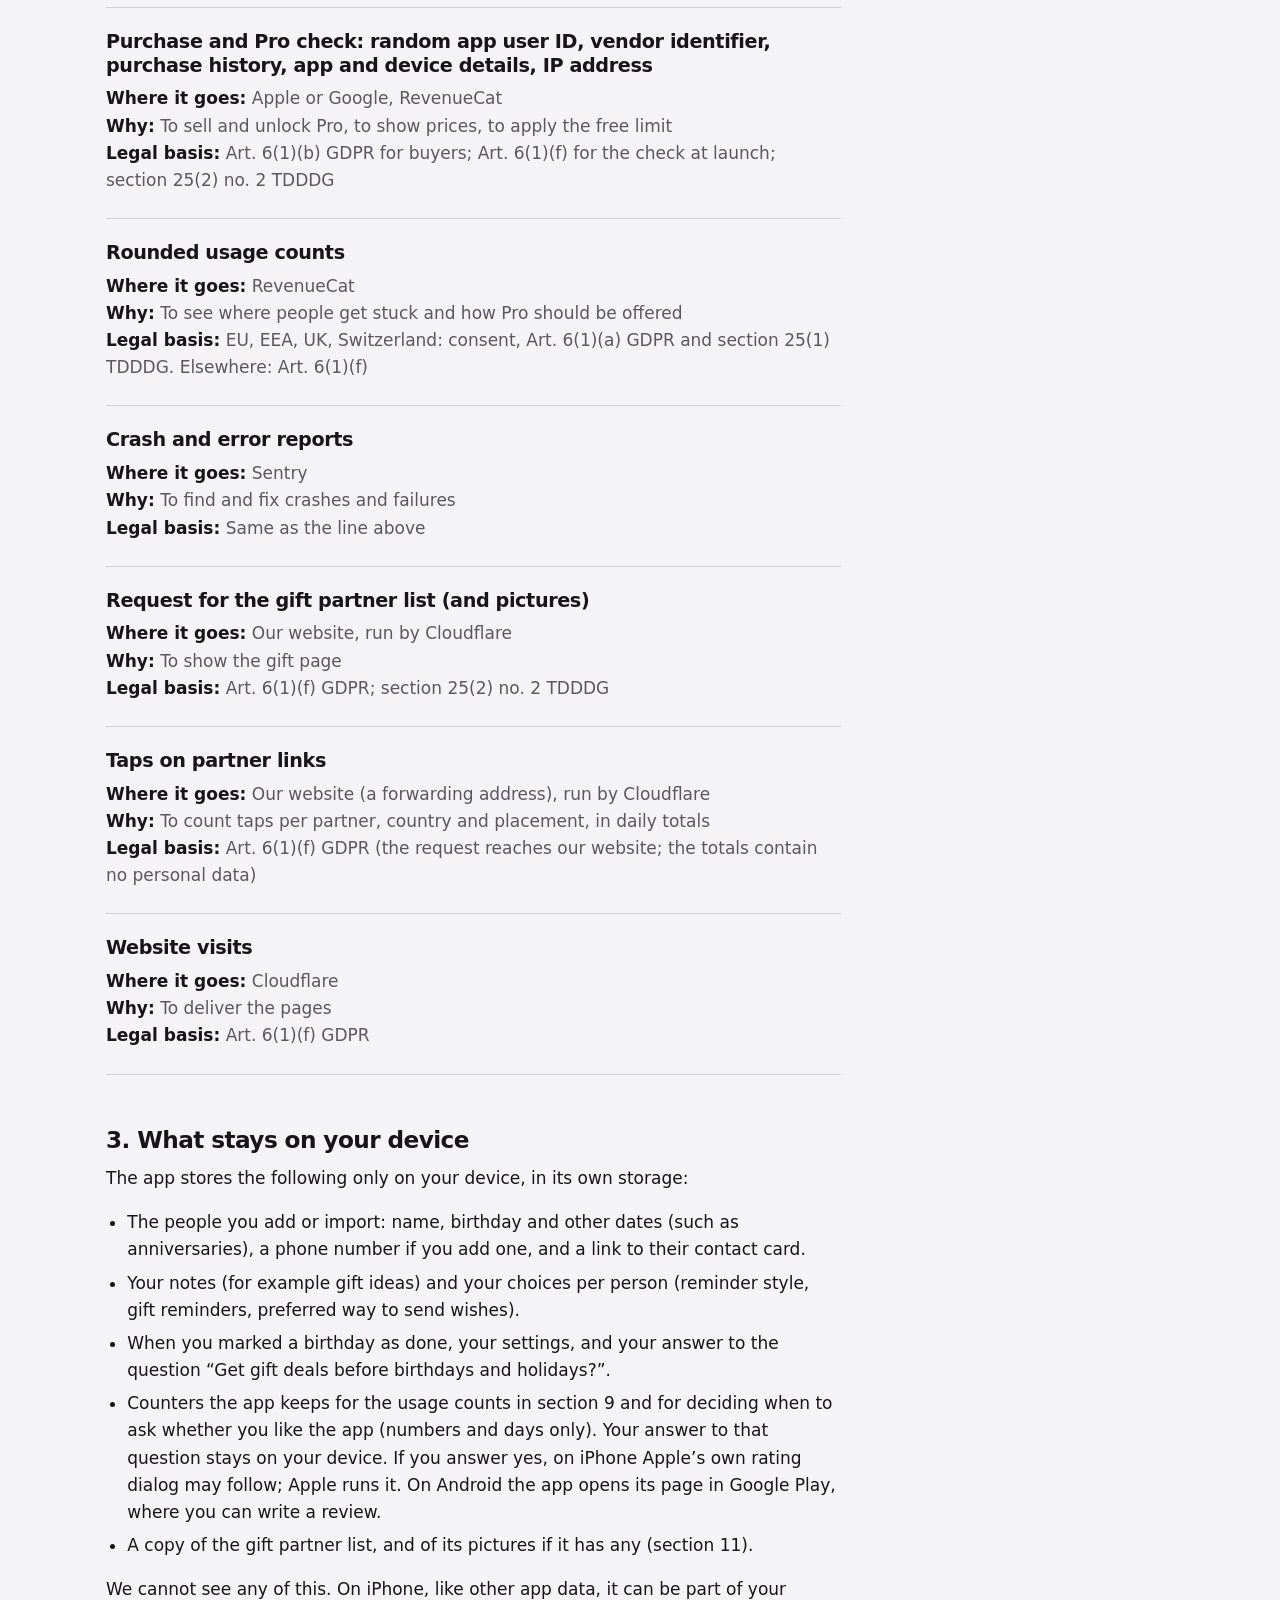
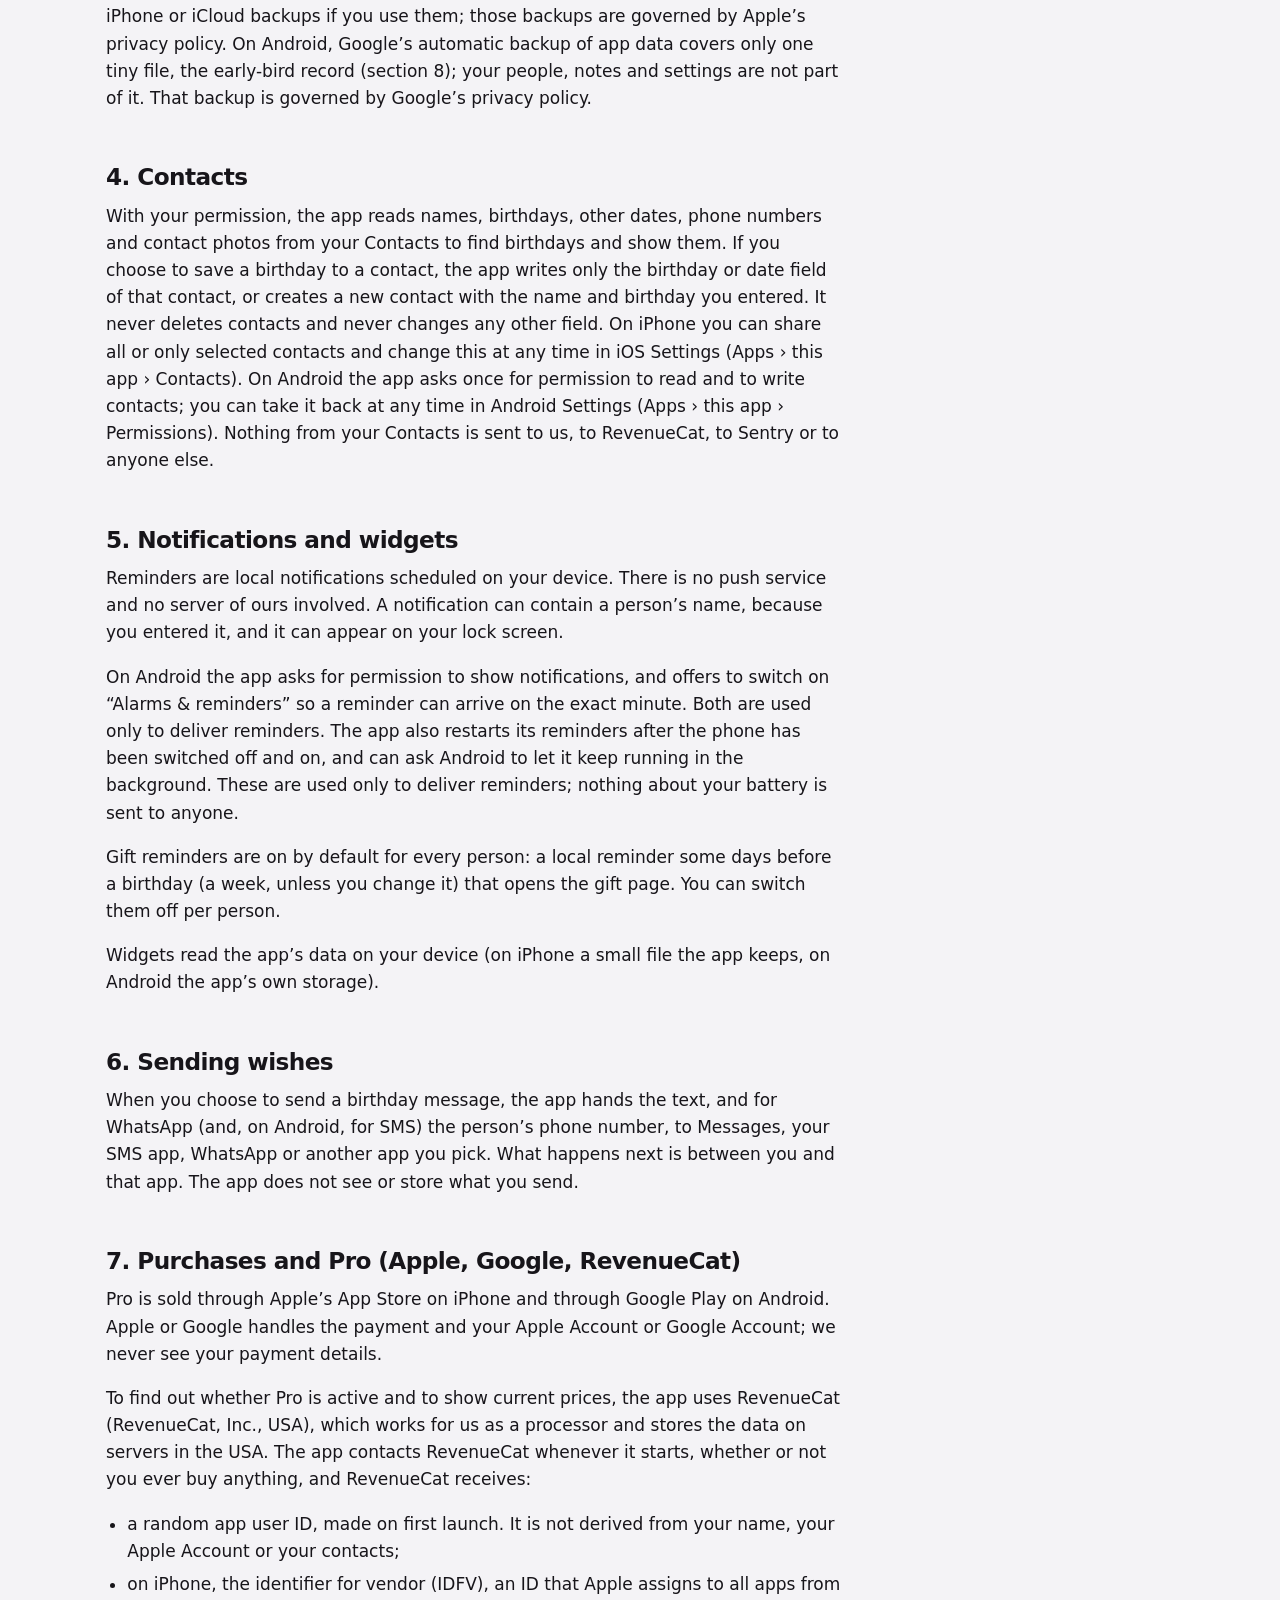
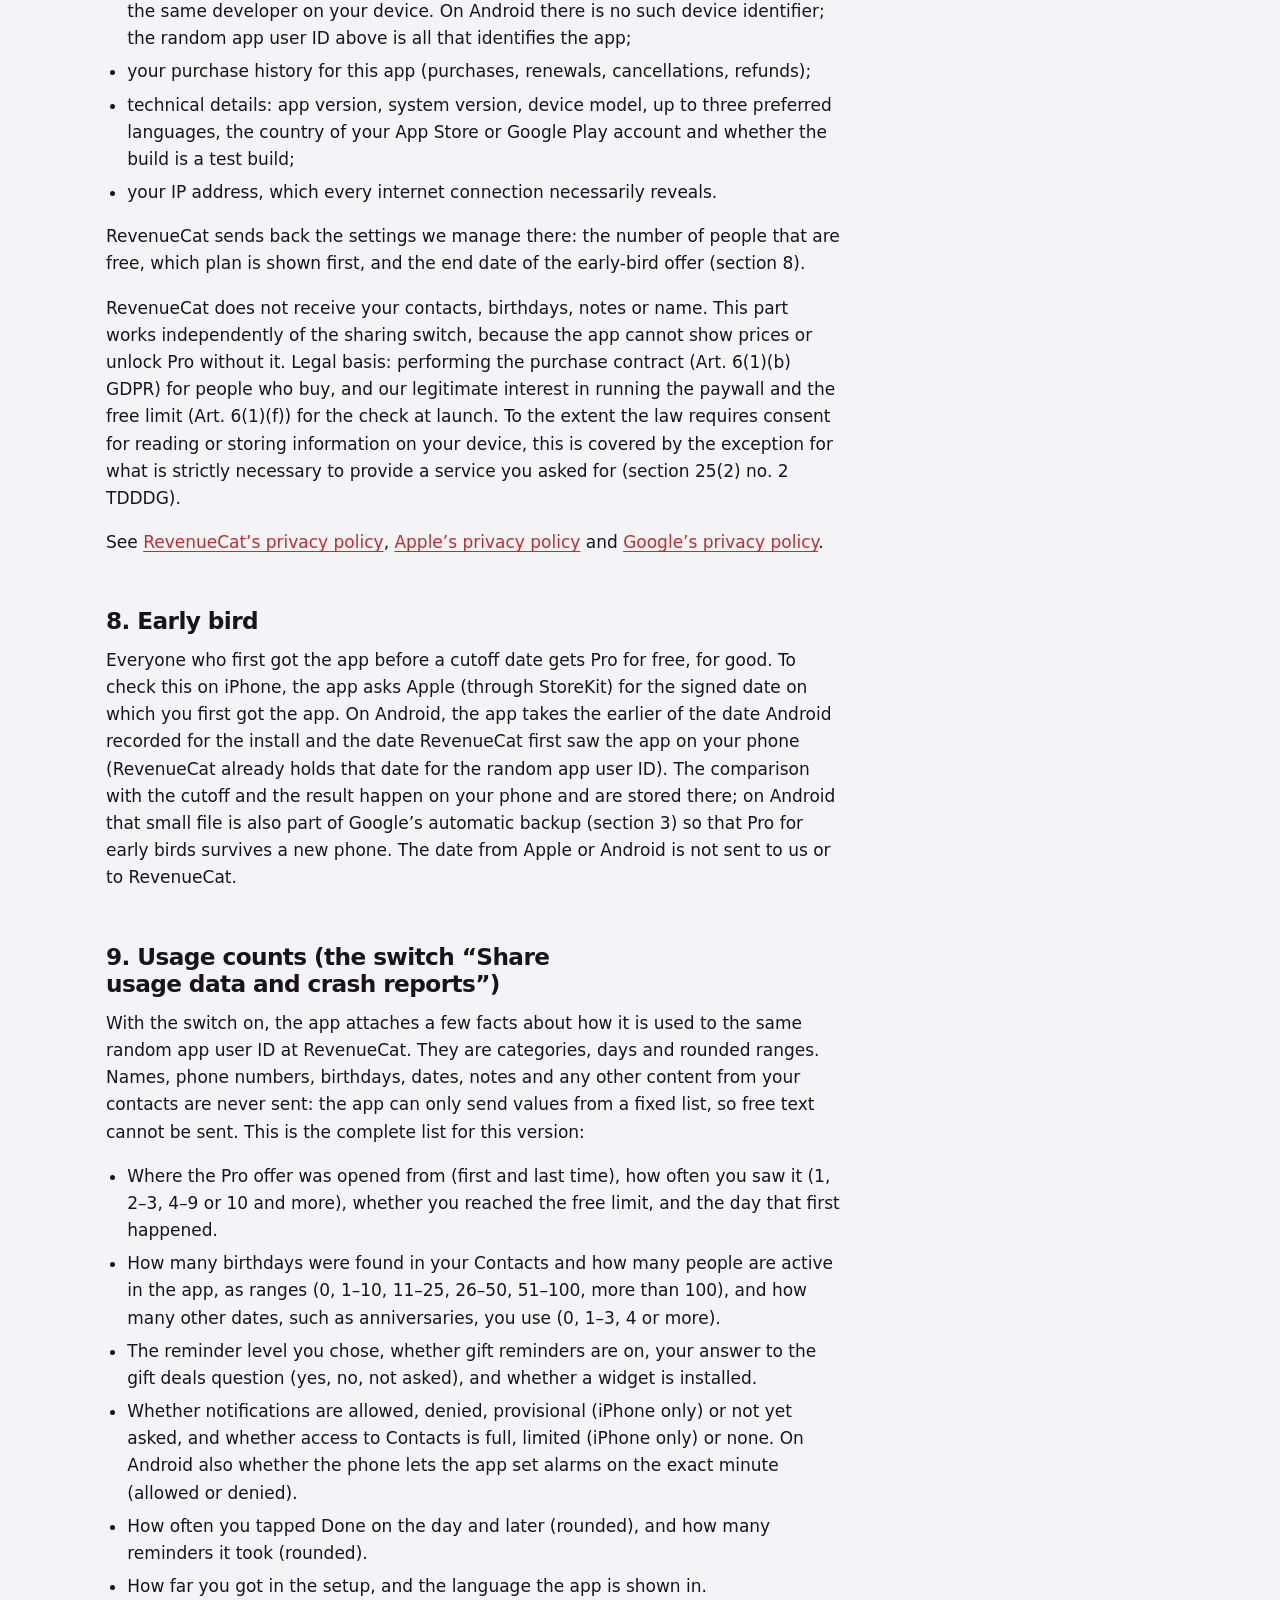
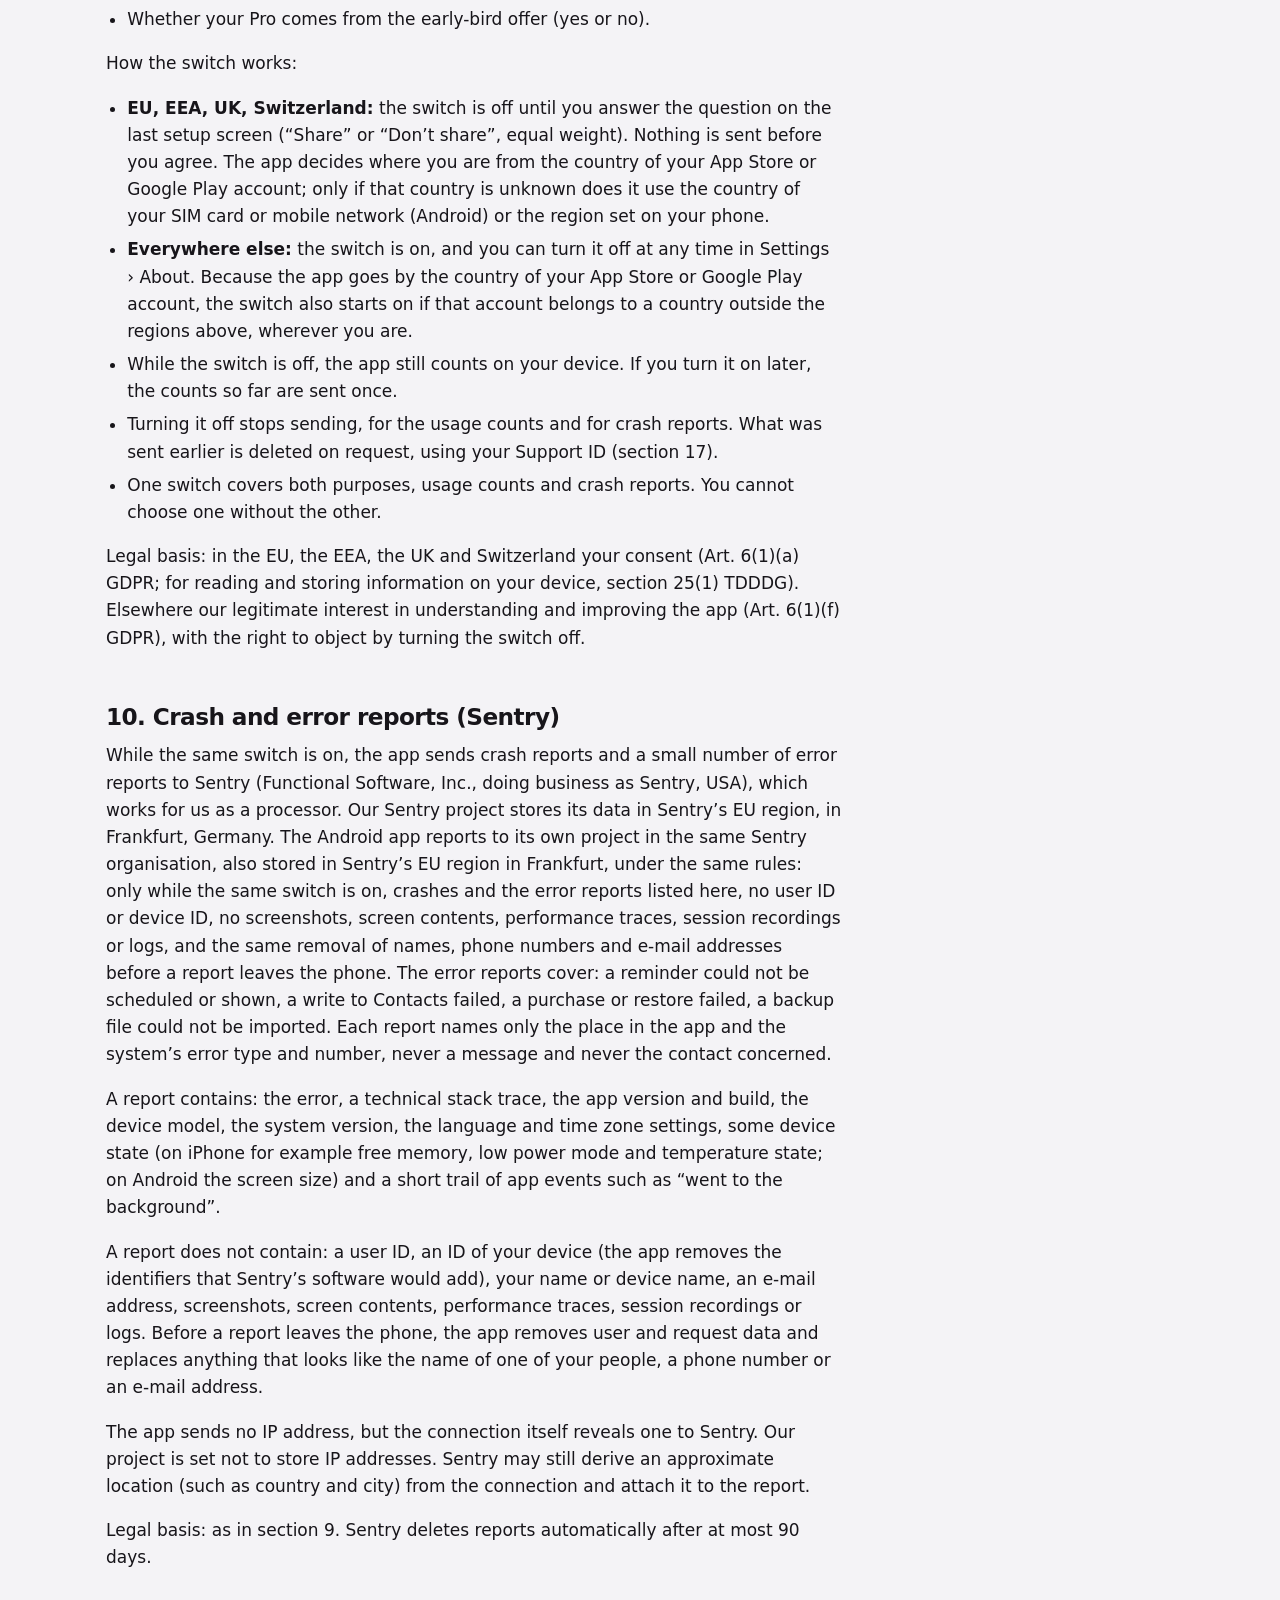
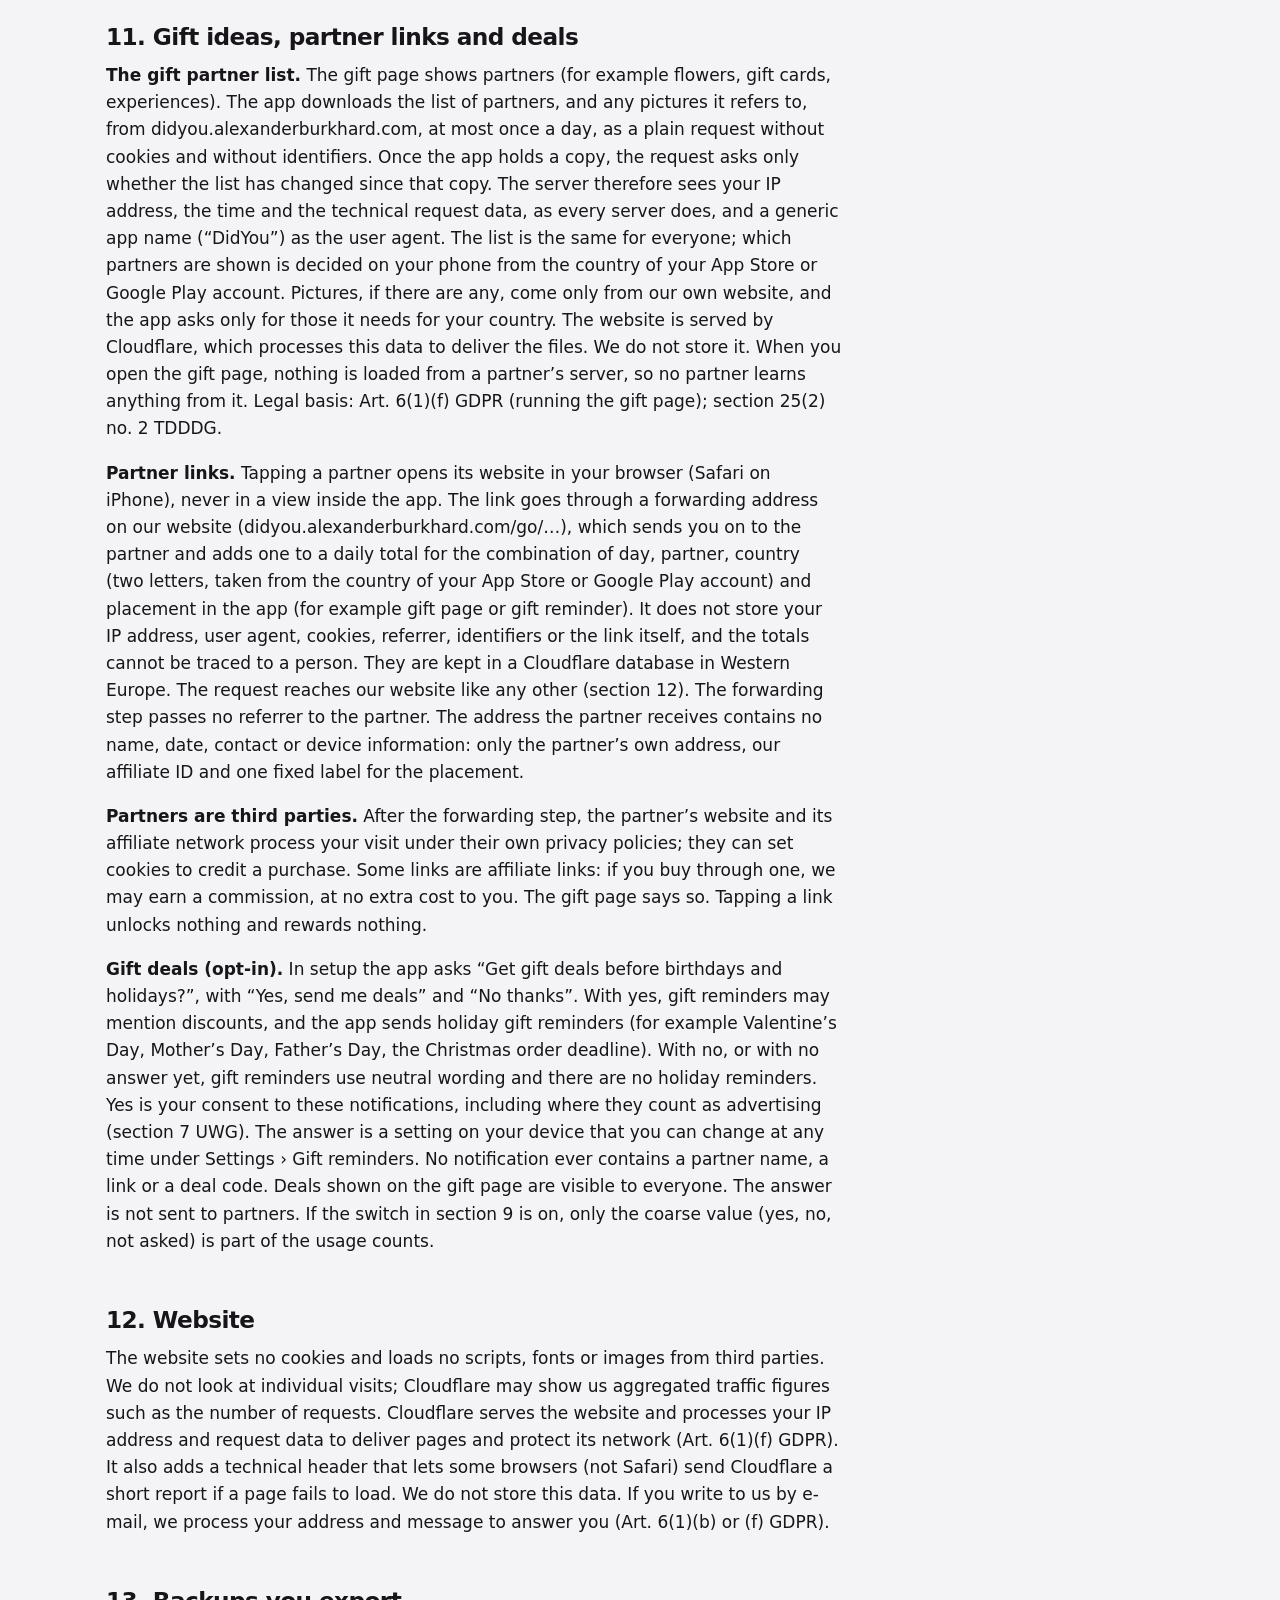
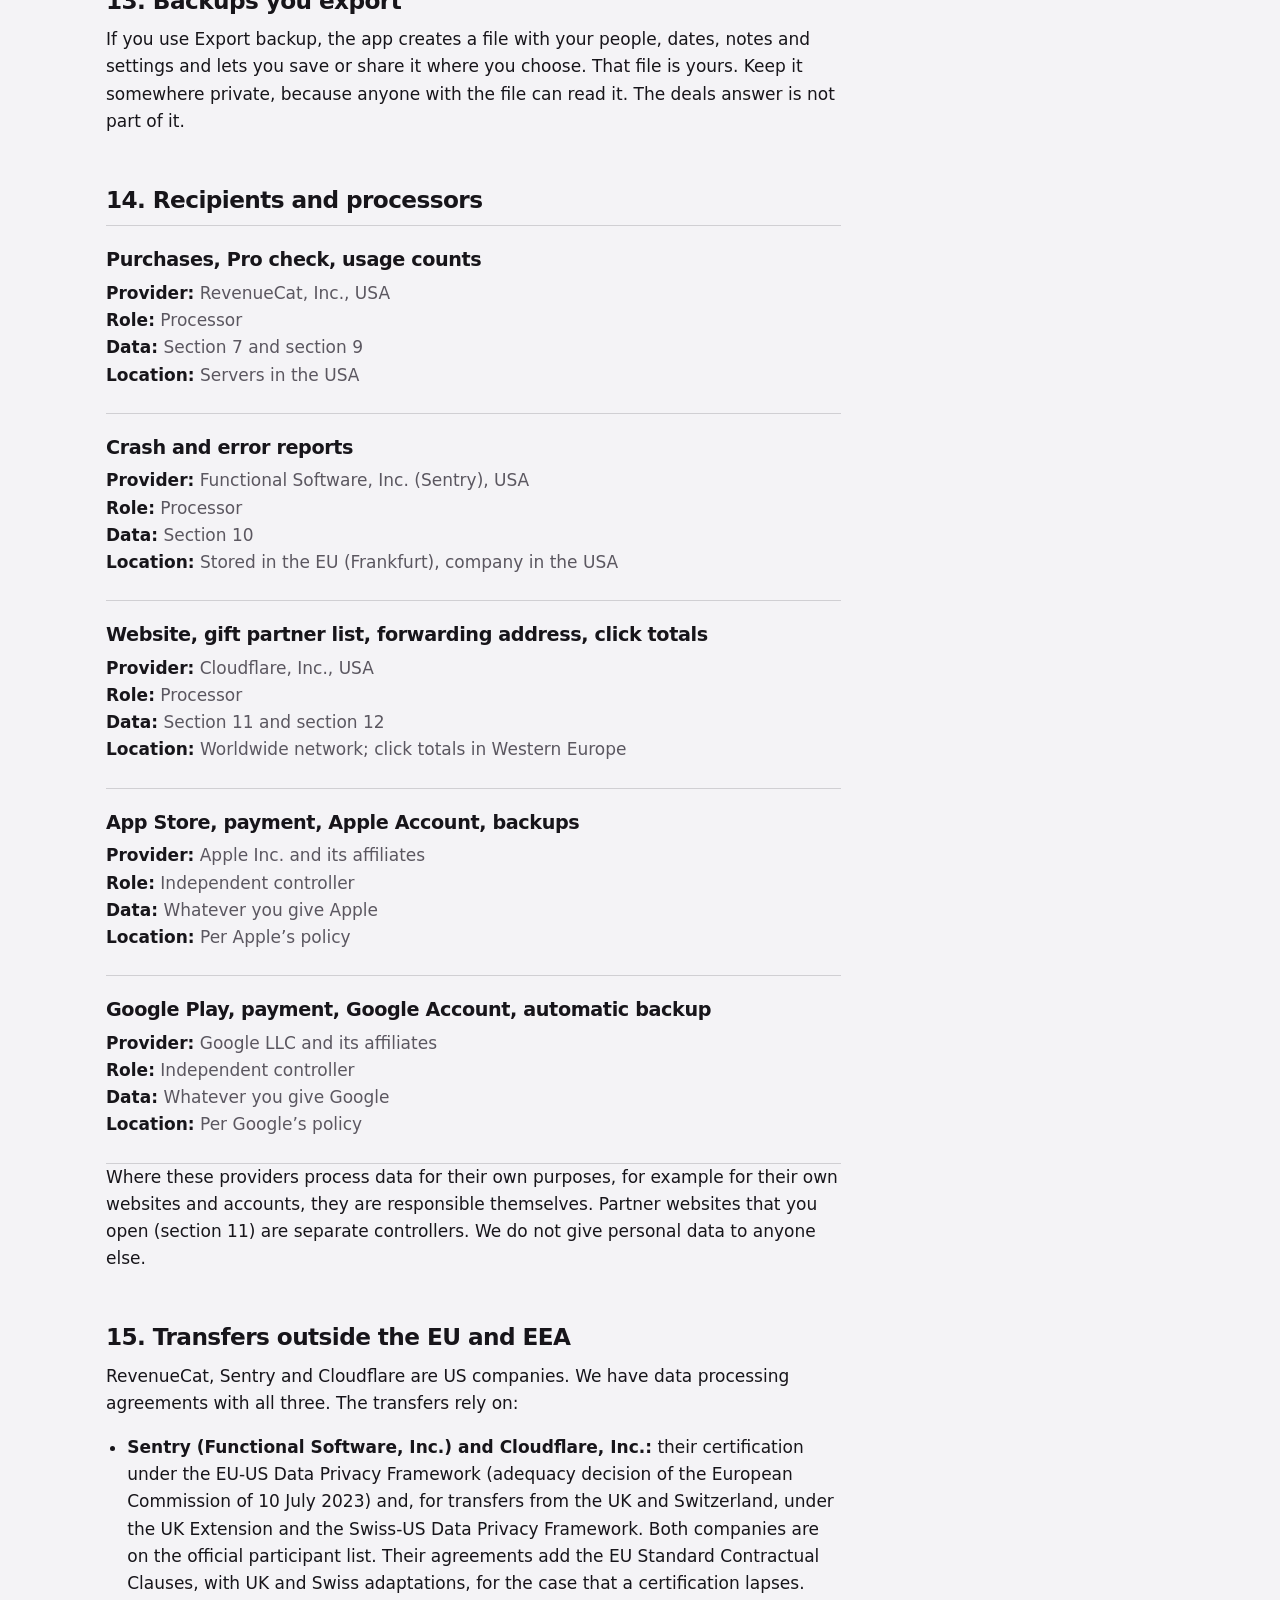
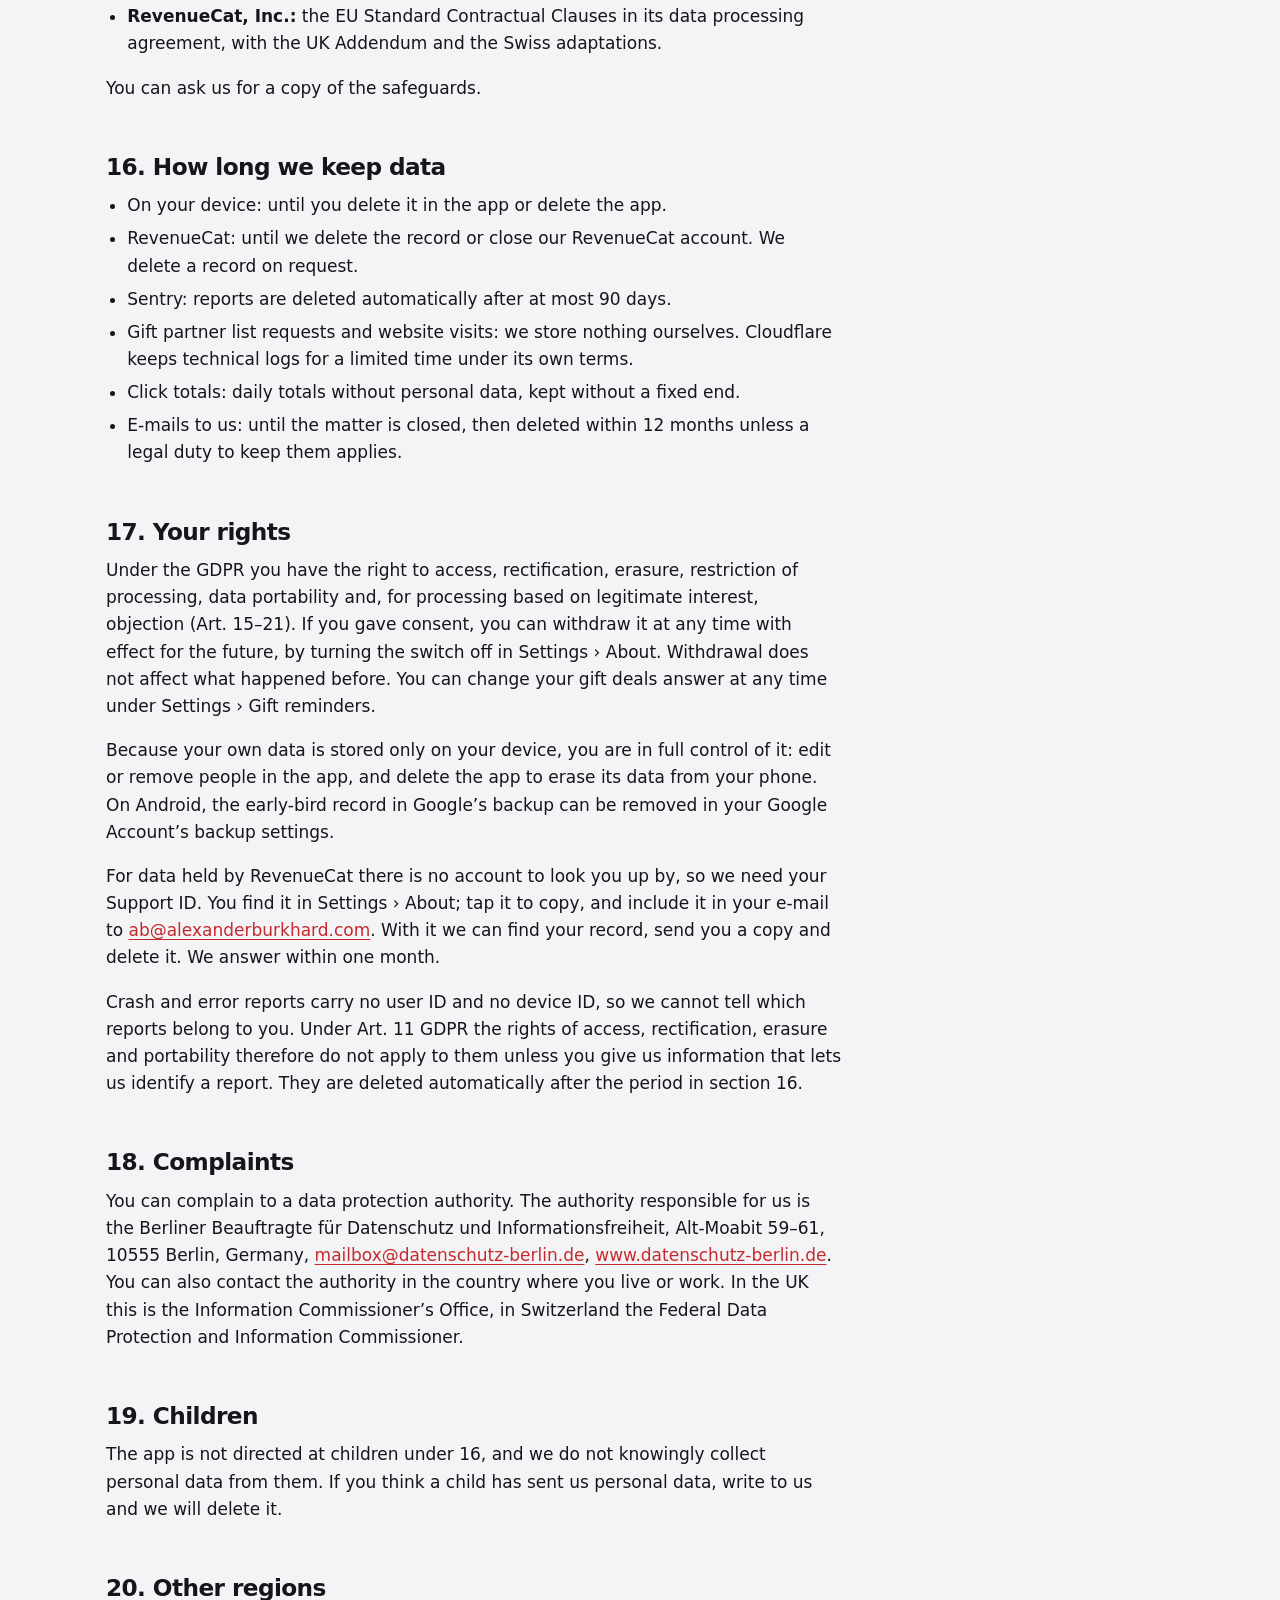
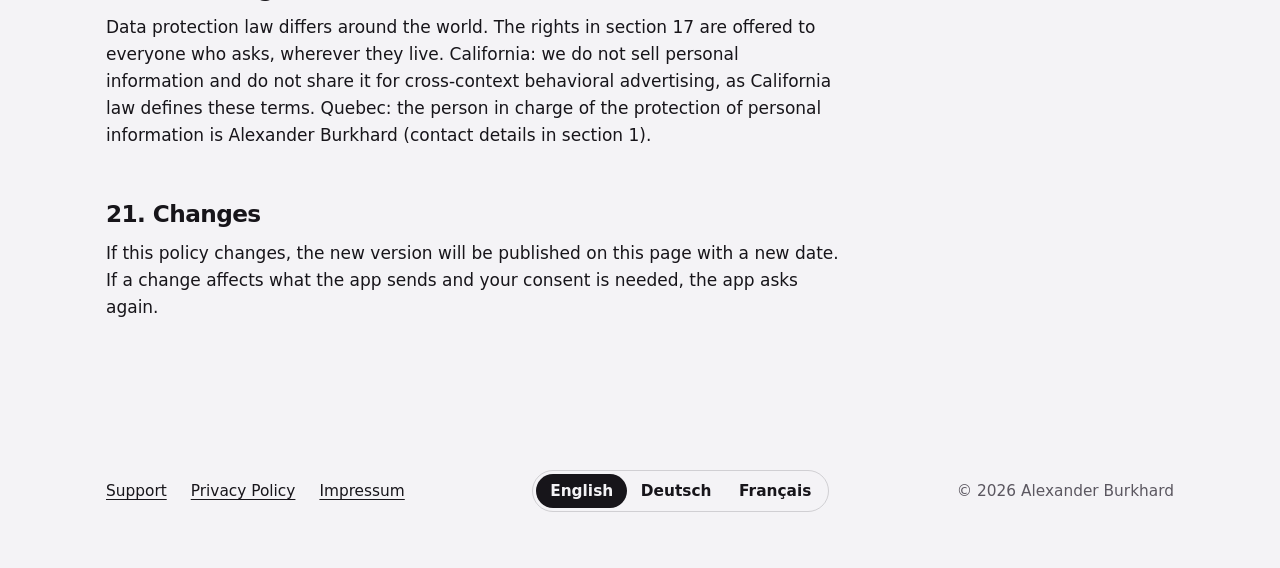
<file: privacy/index.html>
<!doctype html>
<html lang="en">
<head>
<meta charset="utf-8">
<meta name="viewport" content="width=device-width,initial-scale=1">
<title>Did You? – Privacy Policy</title>
<meta name="description" content="Privacy Policy. Your contacts never leave your phone.">
<meta name="theme-color" content="#FF5A55">
<meta property="og:title" content="Did You? – Privacy Policy">
<meta property="og:description" content="Privacy Policy. Your contacts never leave your phone.">
<meta property="og:type" content="website">
<link rel="canonical" href="https://didyou.alexanderburkhard.com/privacy/">
<link rel="alternate" hreflang="en" href="https://didyou.alexanderburkhard.com/privacy/">
<link rel="alternate" hreflang="de" href="https://didyou.alexanderburkhard.com/de/privacy/">
<link rel="alternate" hreflang="fr" href="https://didyou.alexanderburkhard.com/fr/privacy/">
<link rel="alternate" hreflang="x-default" href="https://didyou.alexanderburkhard.com/privacy/">
<link rel="icon" href="../favicon.svg" type="image/svg+xml">
<link rel="apple-touch-icon" href="../apple-touch-icon.png">
<link rel="stylesheet" href="../style.css">
</head>
<body>
<a class="skip" href="#main">Skip to content</a>
<div class="coral">
  <div class="wrap">
    <header class="top">
  <a class="brand" href="../"><img src="../img/icon.webp" alt="" width="38" height="38"><span>Did You?</span></a>
  <nav aria-label="Main">
    <a href="../support/">Support</a>
    <a href="../de/privacy/" hreflang="de" lang="de">Deutsch</a>
  </nav>
</header>
    <div class="page-head">
      <h1>Privacy Policy</h1>
      <p class="lede quiet" style="margin-top:.9em">Last updated: November 14, 2026</p>
    </div>
  </div>
</div>
<main id="main" class="wrap page">
<div class="prose">
<p class="short"><strong>In short:</strong> the people, birthdays, dates, notes and settings you enter stay on your phone. There is no account and no sign-up, and your contacts are read on the device and never uploaded.</p>
<ul>
<li>A few services help run the app: Apple (App Store and payments) or Google (Google Play and payments), depending on your phone, RevenueCat (checks whether Pro is active and, while the sharing switch is on, receives a few rounded usage counts), Sentry (receives crash and error reports while the same switch is on) and Cloudflare (serves our website, the list of gift partners and the forwarding address for partner links).</li>
<li>Usage counts and crash reports are sent only while the switch “Share usage data and crash reports” is on (Settings › About). In the EU, the EEA, the UK and Switzerland it is off until you agree. Elsewhere it is on until you switch it off.</li>
<li>We do not sell this data, do not use it to build advertising profiles and do not combine it with data from other companies. The app does not use the advertising identifier.</li>
<li>Links to gift partners open in your browser (Safari on iPhone). Some of them are affiliate links: we may earn a commission if you buy.</li>
</ul>
<h2 id="s1">1. Who is responsible</h2>
<p>Alexander Burkhard, Münsterlandstraße 68, 10317 Berlin, Germany (see the <a href="../impressum/">Impressum</a>). Contact: <a href="mailto:ab@alexanderburkhard.com">ab@alexanderburkhard.com</a>. We are the controller within the meaning of the GDPR.</p>
<p>This policy covers the iPhone app and the Android app (both called “the app” below) and the website didyou.alexanderburkhard.com. We have not appointed a data protection officer, because the law does not require one for us.</p>
<h2 id="s2">2. At a glance</h2>
<dl class="faq">
<div><dt>People, dates, notes, settings, your answers in the app</dt><dd><em>Where it goes:</em> Stays on your phone<br>
<em>Why:</em> To run the app<br>
<em>Legal basis:</em> Not applicable: we do not receive this data</dd></div>
<div><dt>Contacts (names, birthdays, other dates, phone numbers, photos)</dt><dd><em>Where it goes:</em> Read on your phone only<br>
<em>Why:</em> To find birthdays and show them<br>
<em>Legal basis:</em> Not applicable: we do not receive this data</dd></div>
<div><dt>Purchase and Pro check: random app user ID, vendor identifier, purchase history, app and device details, IP address</dt><dd><em>Where it goes:</em> Apple or Google, RevenueCat<br>
<em>Why:</em> To sell and unlock Pro, to show prices, to apply the free limit<br>
<em>Legal basis:</em> Art. 6(1)(b) GDPR for buyers; Art. 6(1)(f) for the check at launch; section 25(2) no. 2 TDDDG</dd></div>
<div><dt>Rounded usage counts</dt><dd><em>Where it goes:</em> RevenueCat<br>
<em>Why:</em> To see where people get stuck and how Pro should be offered<br>
<em>Legal basis:</em> EU, EEA, UK, Switzerland: consent, Art. 6(1)(a) GDPR and section 25(1) TDDDG. Elsewhere: Art. 6(1)(f)</dd></div>
<div><dt>Crash and error reports</dt><dd><em>Where it goes:</em> Sentry<br>
<em>Why:</em> To find and fix crashes and failures<br>
<em>Legal basis:</em> Same as the line above</dd></div>
<div><dt>Request for the gift partner list (and pictures)</dt><dd><em>Where it goes:</em> Our website, run by Cloudflare<br>
<em>Why:</em> To show the gift page<br>
<em>Legal basis:</em> Art. 6(1)(f) GDPR; section 25(2) no. 2 TDDDG</dd></div>
<div><dt>Taps on partner links</dt><dd><em>Where it goes:</em> Our website (a forwarding address), run by Cloudflare<br>
<em>Why:</em> To count taps per partner, country and placement, in daily totals<br>
<em>Legal basis:</em> Art. 6(1)(f) GDPR (the request reaches our website; the totals contain no personal data)</dd></div>
<div><dt>Website visits</dt><dd><em>Where it goes:</em> Cloudflare<br>
<em>Why:</em> To deliver the pages<br>
<em>Legal basis:</em> Art. 6(1)(f) GDPR</dd></div>
</dl>
<h2 id="s3">3. What stays on your device</h2>
<p>The app stores the following only on your device, in its own storage:</p>
<ul>
<li>The people you add or import: name, birthday and other dates (such as anniversaries), a phone number if you add one, and a link to their contact card.</li>
<li>Your notes (for example gift ideas) and your choices per person (reminder style, gift reminders, preferred way to send wishes).</li>
<li>When you marked a birthday as done, your settings, and your answer to the question “Get gift deals before birthdays and holidays?”.</li>
<li>Counters the app keeps for the usage counts in section 9 and for deciding when to ask whether you like the app (numbers and days only). Your answer to that question stays on your device. If you answer yes, on iPhone Apple’s own rating dialog may follow; Apple runs it. On Android the app opens its page in Google Play, where you can write a review.</li>
<li>A copy of the gift partner list, and of its pictures if it has any (section 11).</li>
</ul>
<p>We cannot see any of this. On iPhone, like other app data, it can be part of your iPhone or iCloud backups if you use them; those backups are governed by Apple’s privacy policy. On Android, Google’s automatic backup of app data covers only one tiny file, the early-bird record (section 8); your people, notes and settings are not part of it. That backup is governed by Google’s privacy policy.</p>
<h2 id="s4">4. Contacts</h2>
<p>With your permission, the app reads names, birthdays, other dates, phone numbers and contact photos from your Contacts to find birthdays and show them. If you choose to save a birthday to a contact, the app writes only the birthday or date field of that contact, or creates a new contact with the name and birthday you entered. It never deletes contacts and never changes any other field. On iPhone you can share all or only selected contacts and change this at any time in iOS Settings (Apps › this app › Contacts). On Android the app asks once for permission to read and to write contacts; you can take it back at any time in Android Settings (Apps › this app › Permissions). Nothing from your Contacts is sent to us, to RevenueCat, to Sentry or to anyone else.</p>
<h2 id="s5">5. Notifications and widgets</h2>
<p>Reminders are local notifications scheduled on your device. There is no push service and no server of ours involved. A notification can contain a person’s name, because you entered it, and it can appear on your lock screen.</p>
<p>On Android the app asks for permission to show notifications, and offers to switch on “Alarms &amp; reminders” so a reminder can arrive on the exact minute. Both are used only to deliver reminders. The app also restarts its reminders after the phone has been switched off and on, and can ask Android to let it keep running in the background. These are used only to deliver reminders; nothing about your battery is sent to anyone.</p>
<p>Gift reminders are on by default for every person: a local reminder some days before a birthday (a week, unless you change it) that opens the gift page. You can switch them off per person.</p>
<p>Widgets read the app’s data on your device (on iPhone a small file the app keeps, on Android the app’s own storage).</p>
<h2 id="s6">6. Sending wishes</h2>
<p>When you choose to send a birthday message, the app hands the text, and for WhatsApp (and, on Android, for SMS) the person’s phone number, to Messages, your SMS app, WhatsApp or another app you pick. What happens next is between you and that app. The app does not see or store what you send.</p>
<h2 id="s7">7. Purchases and Pro (Apple, Google, RevenueCat)</h2>
<p>Pro is sold through Apple’s App Store on iPhone and through Google Play on Android. Apple or Google handles the payment and your Apple Account or Google Account; we never see your payment details.</p>
<p>To find out whether Pro is active and to show current prices, the app uses RevenueCat (RevenueCat, Inc., USA), which works for us as a processor and stores the data on servers in the USA. The app contacts RevenueCat whenever it starts, whether or not you ever buy anything, and RevenueCat receives:</p>
<ul>
<li>a random app user ID, made on first launch. It is not derived from your name, your Apple Account or your contacts;</li>
<li>on iPhone, the identifier for vendor (IDFV), an ID that Apple assigns to all apps from the same developer on your device. On Android there is no such device identifier; the random app user ID above is all that identifies the app;</li>
<li>your purchase history for this app (purchases, renewals, cancellations, refunds);</li>
<li>technical details: app version, system version, device model, up to three preferred languages, the country of your App Store or Google Play account and whether the build is a test build;</li>
<li>your IP address, which every internet connection necessarily reveals.</li>
</ul>
<p>RevenueCat sends back the settings we manage there: the number of people that are free, which plan is shown first, and the end date of the early-bird offer (section 8).</p>
<p>RevenueCat does not receive your contacts, birthdays, notes or name. This part works independently of the sharing switch, because the app cannot show prices or unlock Pro without it. Legal basis: performing the purchase contract (Art. 6(1)(b) GDPR) for people who buy, and our legitimate interest in running the paywall and the free limit (Art. 6(1)(f)) for the check at launch. To the extent the law requires consent for reading or storing information on your device, this is covered by the exception for what is strictly necessary to provide a service you asked for (section 25(2) no. 2 TDDDG).</p>
<p>See <a href="https://www.revenuecat.com/privacy">RevenueCat’s privacy policy</a>, <a href="https://www.apple.com/legal/privacy/">Apple’s privacy policy</a> and <a href="https://policies.google.com/privacy">Google’s privacy policy</a>.</p>
<h2 id="s8">8. Early bird</h2>
<p>Everyone who first got the app before a cutoff date gets Pro for free, for good. To check this on iPhone, the app asks Apple (through StoreKit) for the signed date on which you first got the app. On Android, the app takes the earlier of the date Android recorded for the install and the date RevenueCat first saw the app on your phone (RevenueCat already holds that date for the random app user ID). The comparison with the cutoff and the result happen on your phone and are stored there; on Android that small file is also part of Google’s automatic backup (section 3) so that Pro for early birds survives a new phone. The date from Apple or Android is not sent to us or to RevenueCat.</p>
<h2 id="s9">9. Usage counts (the switch “Share usage data and crash reports”)</h2>
<p>With the switch on, the app attaches a few facts about how it is used to the same random app user ID at RevenueCat. They are categories, days and rounded ranges. Names, phone numbers, birthdays, dates, notes and any other content from your contacts are never sent: the app can only send values from a fixed list, so free text cannot be sent. This is the complete list for this version:</p>
<ul>
<li>Where the Pro offer was opened from (first and last time), how often you saw it (1, 2–3, 4–9 or 10 and more), whether you reached the free limit, and the day that first happened.</li>
<li>How many birthdays were found in your Contacts and how many people are active in the app, as ranges (0, 1–10, 11–25, 26–50, 51–100, more than 100), and how many other dates, such as anniversaries, you use (0, 1–3, 4 or more).</li>
<li>The reminder level you chose, whether gift reminders are on, your answer to the gift deals question (yes, no, not asked), and whether a widget is installed.</li>
<li>Whether notifications are allowed, denied, provisional (iPhone only) or not yet asked, and whether access to Contacts is full, limited (iPhone only) or none. On Android also whether the phone lets the app set alarms on the exact minute (allowed or denied).</li>
<li>How often you tapped Done on the day and later (rounded), and how many reminders it took (rounded).</li>
<li>How far you got in the setup, and the language the app is shown in.</li>
<li>Whether your Pro comes from the early-bird offer (yes or no).</li>
</ul>
<p>How the switch works:</p>
<ul>
<li><strong>EU, EEA, UK, Switzerland:</strong> the switch is off until you answer the question on the last setup screen (“Share” or “Don’t share”, equal weight). Nothing is sent before you agree. The app decides where you are from the country of your App Store or Google Play account; only if that country is unknown does it use the country of your SIM card or mobile network (Android) or the region set on your phone.</li>
<li><strong>Everywhere else:</strong> the switch is on, and you can turn it off at any time in Settings › About. Because the app goes by the country of your App Store or Google Play account, the switch also starts on if that account belongs to a country outside the regions above, wherever you are.</li>
<li>While the switch is off, the app still counts on your device. If you turn it on later, the counts so far are sent once.</li>
<li>Turning it off stops sending, for the usage counts and for crash reports. What was sent earlier is deleted on request, using your Support ID (section 17).</li>
<li>One switch covers both purposes, usage counts and crash reports. You cannot choose one without the other.</li>
</ul>
<p>Legal basis: in the EU, the EEA, the UK and Switzerland your consent (Art. 6(1)(a) GDPR; for reading and storing information on your device, section 25(1) TDDDG). Elsewhere our legitimate interest in understanding and improving the app (Art. 6(1)(f) GDPR), with the right to object by turning the switch off.</p>
<h2 id="s10">10. Crash and error reports (Sentry)</h2>
<p>While the same switch is on, the app sends crash reports and a small number of error reports to Sentry (Functional Software, Inc., doing business as Sentry, USA), which works for us as a processor. Our Sentry project stores its data in Sentry’s EU region, in Frankfurt, Germany. The Android app reports to its own project in the same Sentry organisation, also stored in Sentry’s EU region in Frankfurt, under the same rules: only while the same switch is on, crashes and the error reports listed here, no user ID or device ID, no screenshots, screen contents, performance traces, session recordings or logs, and the same removal of names, phone numbers and e-mail addresses before a report leaves the phone. The error reports cover: a reminder could not be scheduled or shown, a write to Contacts failed, a purchase or restore failed, a backup file could not be imported. Each report names only the place in the app and the system’s error type and number, never a message and never the contact concerned.</p>
<p>A report contains: the error, a technical stack trace, the app version and build, the device model, the system version, the language and time zone settings, some device state (on iPhone for example free memory, low power mode and temperature state; on Android the screen size) and a short trail of app events such as “went to the background”.</p>
<p>A report does not contain: a user ID, an ID of your device (the app removes the identifiers that Sentry’s software would add), your name or device name, an e-mail address, screenshots, screen contents, performance traces, session recordings or logs. Before a report leaves the phone, the app removes user and request data and replaces anything that looks like the name of one of your people, a phone number or an e-mail address.</p>
<p>The app sends no IP address, but the connection itself reveals one to Sentry. Our project is set not to store IP addresses. Sentry may still derive an approximate location (such as country and city) from the connection and attach it to the report.</p>
<p>Legal basis: as in section 9. Sentry deletes reports automatically after at most 90 days.</p>
<h2 id="s11">11. Gift ideas, partner links and deals</h2>
<p><strong>The gift partner list.</strong> The gift page shows partners (for example flowers, gift cards, experiences). The app downloads the list of partners, and any pictures it refers to, from didyou.alexanderburkhard.com, at most once a day, as a plain request without cookies and without identifiers. Once the app holds a copy, the request asks only whether the list has changed since that copy. The server therefore sees your IP address, the time and the technical request data, as every server does, and a generic app name (“DidYou”) as the user agent. The list is the same for everyone; which partners are shown is decided on your phone from the country of your App Store or Google Play account. Pictures, if there are any, come only from our own website, and the app asks only for those it needs for your country. The website is served by Cloudflare, which processes this data to deliver the files. We do not store it. When you open the gift page, nothing is loaded from a partner’s server, so no partner learns anything from it. Legal basis: Art. 6(1)(f) GDPR (running the gift page); section 25(2) no. 2 TDDDG.</p>
<p><strong>Partner links.</strong> Tapping a partner opens its website in your browser (Safari on iPhone), never in a view inside the app. The link goes through a forwarding address on our website (didyou.alexanderburkhard.com/go/…), which sends you on to the partner and adds one to a daily total for the combination of day, partner, country (two letters, taken from the country of your App Store or Google Play account) and placement in the app (for example gift page or gift reminder). It does not store your IP address, user agent, cookies, referrer, identifiers or the link itself, and the totals cannot be traced to a person. They are kept in a Cloudflare database in Western Europe. The request reaches our website like any other (section 12). The forwarding step passes no referrer to the partner. The address the partner receives contains no name, date, contact or device information: only the partner’s own address, our affiliate ID and one fixed label for the placement.</p>
<p><strong>Partners are third parties.</strong> After the forwarding step, the partner’s website and its affiliate network process your visit under their own privacy policies; they can set cookies to credit a purchase. Some links are affiliate links: if you buy through one, we may earn a commission, at no extra cost to you. The gift page says so. Tapping a link unlocks nothing and rewards nothing.</p>
<p><strong>Gift deals (opt-in).</strong> In setup the app asks “Get gift deals before birthdays and holidays?”, with “Yes, send me deals” and “No thanks”. With yes, gift reminders may mention discounts, and the app sends holiday gift reminders (for example Valentine’s Day, Mother’s Day, Father’s Day, the Christmas order deadline). With no, or with no answer yet, gift reminders use neutral wording and there are no holiday reminders. Yes is your consent to these notifications, including where they count as advertising (section 7 UWG). The answer is a setting on your device that you can change at any time under Settings › Gift reminders. No notification ever contains a partner name, a link or a deal code. Deals shown on the gift page are visible to everyone. The answer is not sent to partners. If the switch in section 9 is on, only the coarse value (yes, no, not asked) is part of the usage counts.</p>
<h2 id="s12">12. Website</h2>
<p>The website sets no cookies and loads no scripts, fonts or images from third parties. We do not look at individual visits; Cloudflare may show us aggregated traffic figures such as the number of requests. Cloudflare serves the website and processes your IP address and request data to deliver pages and protect its network (Art. 6(1)(f) GDPR). It also adds a technical header that lets some browsers (not Safari) send Cloudflare a short report if a page fails to load. We do not store this data. If you write to us by e-mail, we process your address and message to answer you (Art. 6(1)(b) or (f) GDPR).</p>
<h2 id="s13">13. Backups you export</h2>
<p>If you use Export backup, the app creates a file with your people, dates, notes and settings and lets you save or share it where you choose. That file is yours. Keep it somewhere private, because anyone with the file can read it. The deals answer is not part of it.</p>
<h2 id="s14">14. Recipients and processors</h2>
<dl class="faq">
<div><dt>Purchases, Pro check, usage counts</dt><dd><em>Provider:</em> RevenueCat, Inc., USA<br>
<em>Role:</em> Processor<br>
<em>Data:</em> Section 7 and section 9<br>
<em>Location:</em> Servers in the USA</dd></div>
<div><dt>Crash and error reports</dt><dd><em>Provider:</em> Functional Software, Inc. (Sentry), USA<br>
<em>Role:</em> Processor<br>
<em>Data:</em> Section 10<br>
<em>Location:</em> Stored in the EU (Frankfurt), company in the USA</dd></div>
<div><dt>Website, gift partner list, forwarding address, click totals</dt><dd><em>Provider:</em> Cloudflare, Inc., USA<br>
<em>Role:</em> Processor<br>
<em>Data:</em> Section 11 and section 12<br>
<em>Location:</em> Worldwide network; click totals in Western Europe</dd></div>
<div><dt>App Store, payment, Apple Account, backups</dt><dd><em>Provider:</em> Apple Inc. and its affiliates<br>
<em>Role:</em> Independent controller<br>
<em>Data:</em> Whatever you give Apple<br>
<em>Location:</em> Per Apple’s policy</dd></div>
<div><dt>Google Play, payment, Google Account, automatic backup</dt><dd><em>Provider:</em> Google LLC and its affiliates<br>
<em>Role:</em> Independent controller<br>
<em>Data:</em> Whatever you give Google<br>
<em>Location:</em> Per Google’s policy</dd></div>
</dl>
<p>Where these providers process data for their own purposes, for example for their own websites and accounts, they are responsible themselves. Partner websites that you open (section 11) are separate controllers. We do not give personal data to anyone else.</p>
<h2 id="s15">15. Transfers outside the EU and EEA</h2>
<p>RevenueCat, Sentry and Cloudflare are US companies. We have data processing agreements with all three. The transfers rely on:</p>
<ul>
<li><strong>Sentry (Functional Software, Inc.) and Cloudflare, Inc.:</strong> their certification under the EU-US Data Privacy Framework (adequacy decision of the European Commission of 10 July 2023) and, for transfers from the UK and Switzerland, under the UK Extension and the Swiss-US Data Privacy Framework. Both companies are on the official participant list. Their agreements add the EU Standard Contractual Clauses, with UK and Swiss adaptations, for the case that a certification lapses.</li>
<li><strong>RevenueCat, Inc.:</strong> the EU Standard Contractual Clauses in its data processing agreement, with the UK Addendum and the Swiss adaptations.</li>
</ul>
<p>You can ask us for a copy of the safeguards.</p>
<h2 id="s16">16. How long we keep data</h2>
<ul>
<li>On your device: until you delete it in the app or delete the app.</li>
<li>RevenueCat: until we delete the record or close our RevenueCat account. We delete a record on request.</li>
<li>Sentry: reports are deleted automatically after at most 90 days.</li>
<li>Gift partner list requests and website visits: we store nothing ourselves. Cloudflare keeps technical logs for a limited time under its own terms.</li>
<li>Click totals: daily totals without personal data, kept without a fixed end.</li>
<li>E-mails to us: until the matter is closed, then deleted within 12 months unless a legal duty to keep them applies.</li>
</ul>
<h2 id="s17">17. Your rights</h2>
<p>Under the GDPR you have the right to access, rectification, erasure, restriction of processing, data portability and, for processing based on legitimate interest, objection (Art. 15–21). If you gave consent, you can withdraw it at any time with effect for the future, by turning the switch off in Settings › About. Withdrawal does not affect what happened before. You can change your gift deals answer at any time under Settings › Gift reminders.</p>
<p>Because your own data is stored only on your device, you are in full control of it: edit or remove people in the app, and delete the app to erase its data from your phone. On Android, the early-bird record in Google’s backup can be removed in your Google Account’s backup settings.</p>
<p>For data held by RevenueCat there is no account to look you up by, so we need your Support ID. You find it in Settings › About; tap it to copy, and include it in your e-mail to <a href="mailto:ab@alexanderburkhard.com">ab@alexanderburkhard.com</a>. With it we can find your record, send you a copy and delete it. We answer within one month.</p>
<p>Crash and error reports carry no user ID and no device ID, so we cannot tell which reports belong to you. Under Art. 11 GDPR the rights of access, rectification, erasure and portability therefore do not apply to them unless you give us information that lets us identify a report. They are deleted automatically after the period in section 16.</p>
<h2 id="s18">18. Complaints</h2>
<p>You can complain to a data protection authority. The authority responsible for us is the Berliner Beauftragte für Datenschutz und Informationsfreiheit, Alt-Moabit 59–61, 10555 Berlin, Germany, <a href="mailto:mailbox@datenschutz-berlin.de">mailbox@datenschutz-berlin.de</a>, <a href="https://www.datenschutz-berlin.de">www.datenschutz-berlin.de</a>. You can also contact the authority in the country where you live or work. In the UK this is the Information Commissioner’s Office, in Switzerland the Federal Data Protection and Information Commissioner.</p>
<h2 id="s19">19. Children</h2>
<p>The app is not directed at children under 16, and we do not knowingly collect personal data from them. If you think a child has sent us personal data, write to us and we will delete it.</p>
<h2 id="s20">20. Other regions</h2>
<p>Data protection law differs around the world. The rights in section 17 are offered to everyone who asks, wherever they live. California: we do not sell personal information and do not share it for cross-context behavioral advertising, as California law defines these terms. Quebec: the person in charge of the protection of personal information is Alexander Burkhard (contact details in section 1).</p>
<h2 id="s21">21. Changes</h2>
<p>If this policy changes, the new version will be published on this page with a new date. If a change affects what the app sends and your consent is needed, the app asks again.</p>
</div>
</main>
<footer class="wrap foot">
  <nav aria-label="Footer">
    <a href="../support/">Support</a>
    <a href="./">Privacy Policy</a>
    <a href="../impressum/" hreflang="de" lang="de">Impressum</a>
  </nav>
  <div class="lang" aria-label="Language"><span aria-current="true">English</span><a href="../de/privacy/" hreflang="de" lang="de">Deutsch</a><a href="../fr/privacy/" hreflang="fr" lang="fr">Français</a></div>
  <span>© 2026 Alexander Burkhard</span>
</footer>
</body>
</html>
</file>
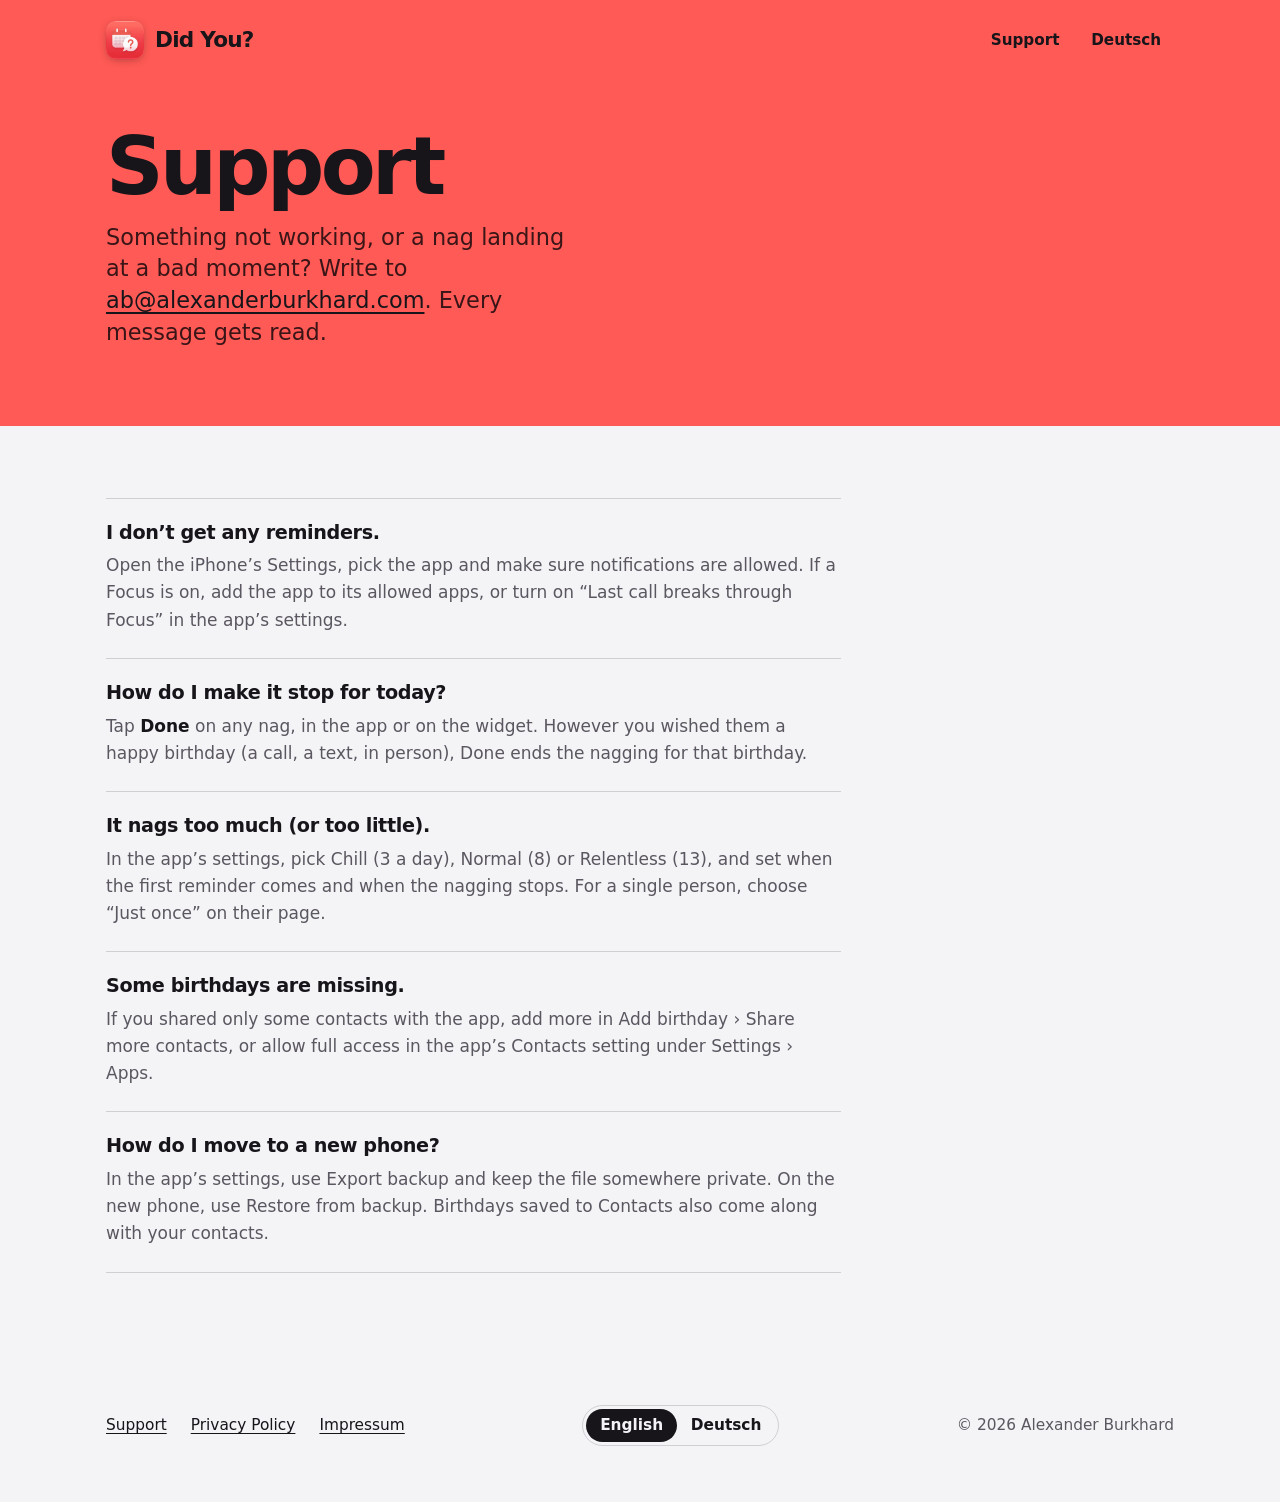
<file: support/index.html>
<!doctype html>
<html lang="en">
<head>
<meta charset="utf-8">
<meta name="viewport" content="width=device-width,initial-scale=1">
<title>Did You? – Support</title>
<meta name="description" content="Support for the birthday reminder that keeps nagging until you’ve wished them a happy birthday.">
<meta name="theme-color" content="#FF5A55">
<meta property="og:title" content="Did You? – Support">
<meta property="og:description" content="Support for the birthday reminder that keeps nagging until you’ve wished them a happy birthday.">
<meta property="og:type" content="website">
<link rel="canonical" href="https://didyou.alexanderburkhard.com/support/">
<link rel="alternate" hreflang="en" href="https://didyou.alexanderburkhard.com/support/">
<link rel="alternate" hreflang="de" href="https://didyou.alexanderburkhard.com/de/support/">
<link rel="alternate" hreflang="x-default" href="https://didyou.alexanderburkhard.com/support/">
<link rel="icon" href="../favicon.svg" type="image/svg+xml">
<link rel="apple-touch-icon" href="../apple-touch-icon.png">
<link rel="stylesheet" href="../style.css">
</head>
<body>
<a class="skip" href="#main">Skip to content</a>
<div class="coral">
  <div class="wrap">
    <header class="top">
  <a class="brand" href="../"><img src="../img/icon.webp" alt="" width="38" height="38"><span>Did You?</span></a>
  <nav aria-label="Main">
    <a href="./">Support</a>
    <a href="../de/support/" hreflang="de" lang="de">Deutsch</a>
  </nav>
</header>
    <div class="page-head">
      <h1>Support</h1>
      <p class="lede">Something not working, or a nag landing at a bad moment? Write to <a href="mailto:ab@alexanderburkhard.com?subject=Did%20You%3F%20support">ab@alexanderburkhard.com</a>. Every message gets read.</p>
    </div>
  </div>
</div>
<main id="main" class="wrap page">
<dl class="faq">
  <div><dt>I don’t get any reminders.</dt><dd>Open the iPhone’s Settings, pick the app and make sure notifications are allowed. If a Focus is on, add the app to its allowed apps, or turn on “Last call breaks through Focus” in the app’s settings.</dd></div>
  <div><dt>How do I make it stop for today?</dt><dd>Tap <em>Done</em> on any nag, in the app or on the widget. However you wished them a happy birthday (a call, a text, in person), Done ends the nagging for that birthday.</dd></div>
  <div><dt>It nags too much (or too little).</dt><dd>In the app’s settings, pick Chill (3 a day), Normal (8) or Relentless (13), and set when the first reminder comes and when the nagging stops. For a single person, choose “Just once” on their page.</dd></div>
  <div><dt>Some birthdays are missing.</dt><dd>If you shared only some contacts with the app, add more in Add birthday › Share more contacts, or allow full access in the app’s Contacts setting under Settings › Apps.</dd></div>
  <div><dt>How do I move to a new phone?</dt><dd>In the app’s settings, use Export backup and keep the file somewhere private. On the new phone, use Restore from backup. Birthdays saved to Contacts also come along with your contacts.</dd></div>
</dl>
</main>
<footer class="wrap foot">
  <nav aria-label="Footer">
    <a href="./">Support</a>
    <a href="../privacy/">Privacy Policy</a>
    <a href="../impressum/" hreflang="de" lang="de">Impressum</a>
  </nav>
  <div class="lang" aria-label="Language"><span aria-current="true">English</span><a href="../de/support/" hreflang="de" lang="de">Deutsch</a></div>
  <span>© 2026 Alexander Burkhard</span>
</footer>
</body>
</html>
</file>
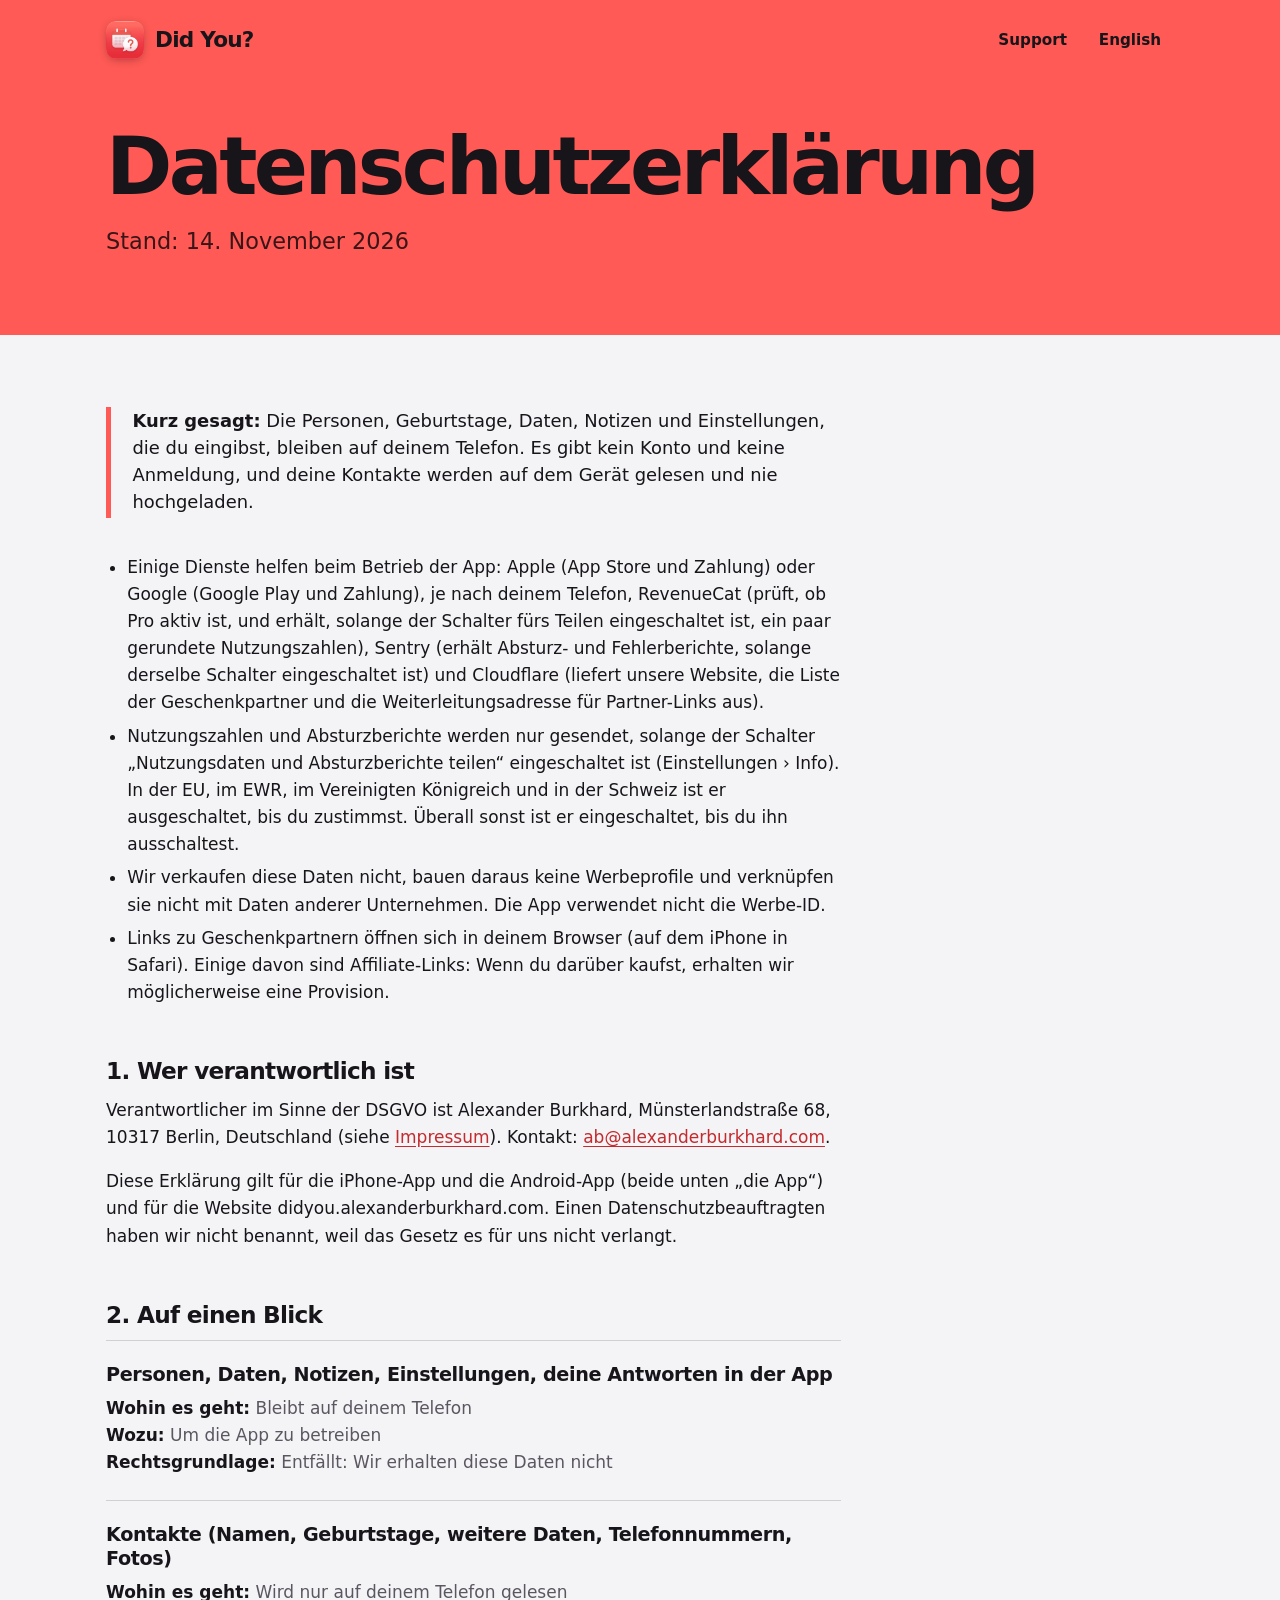
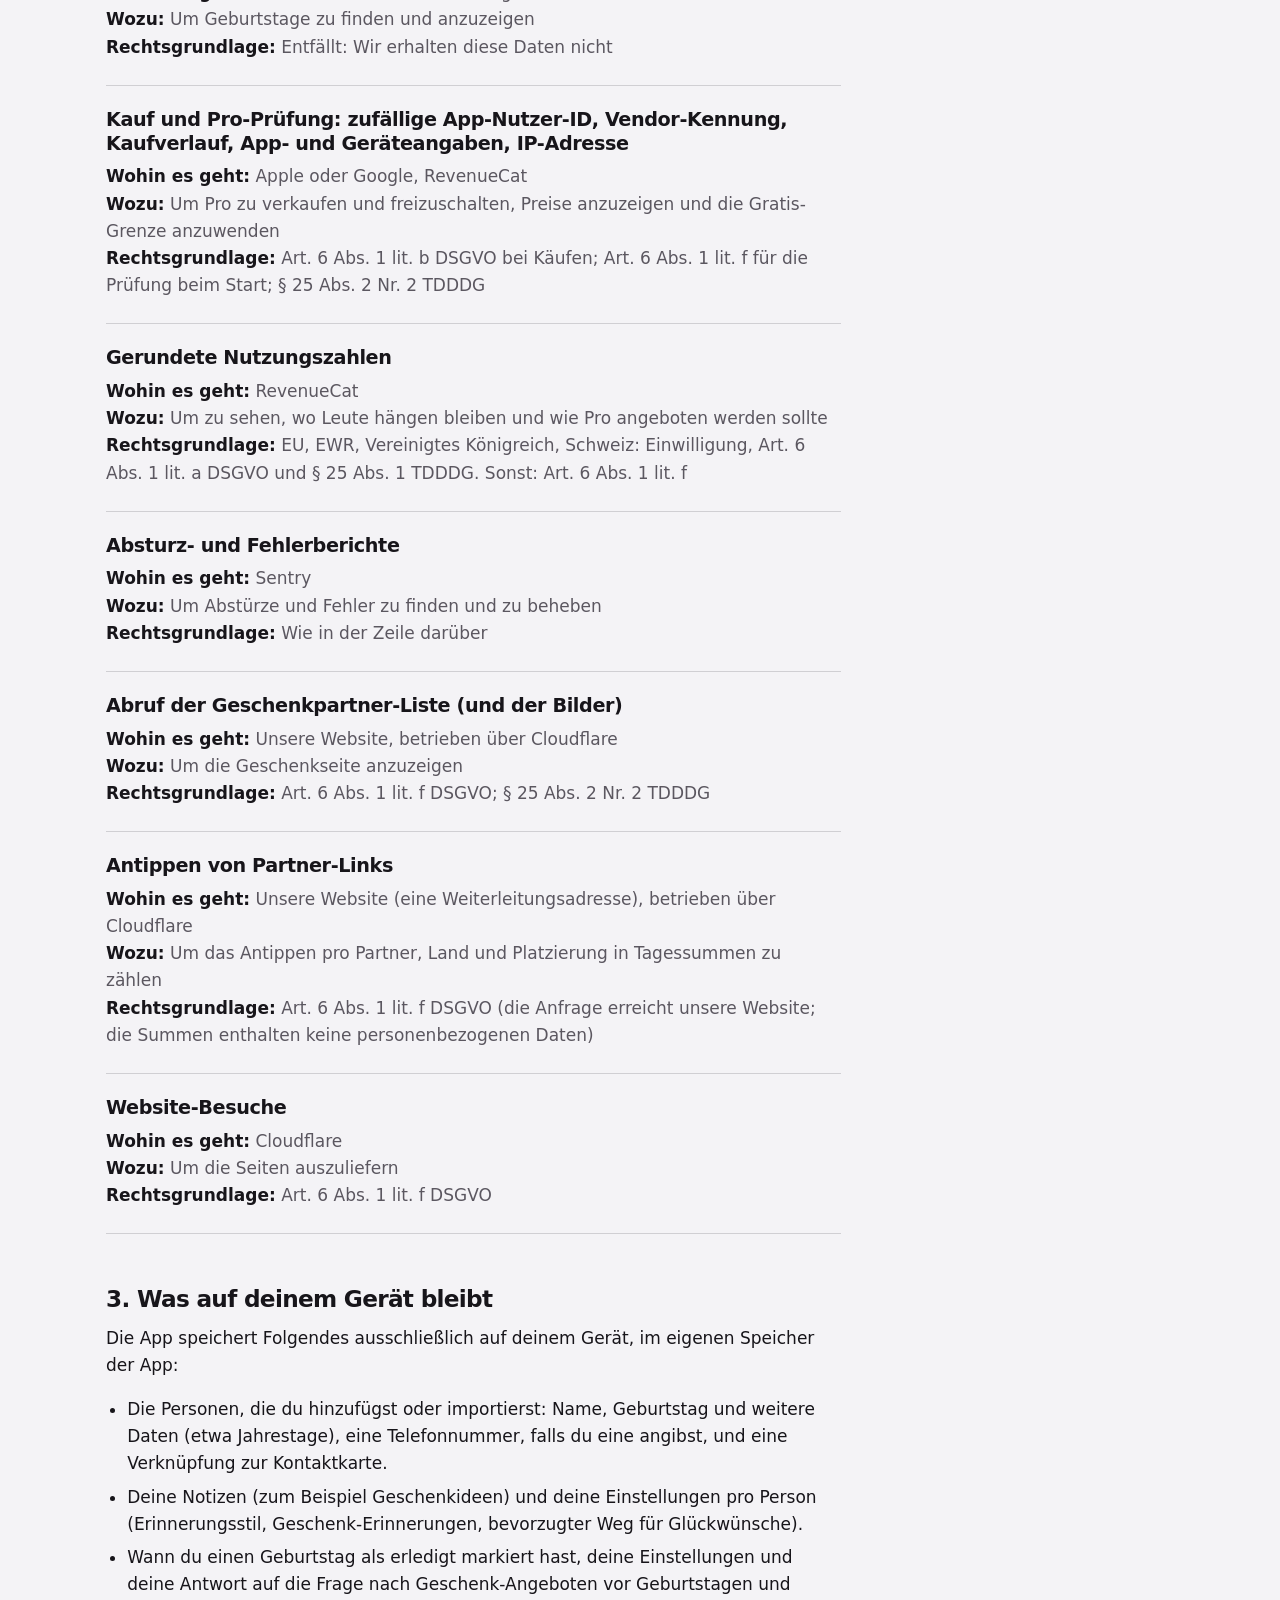
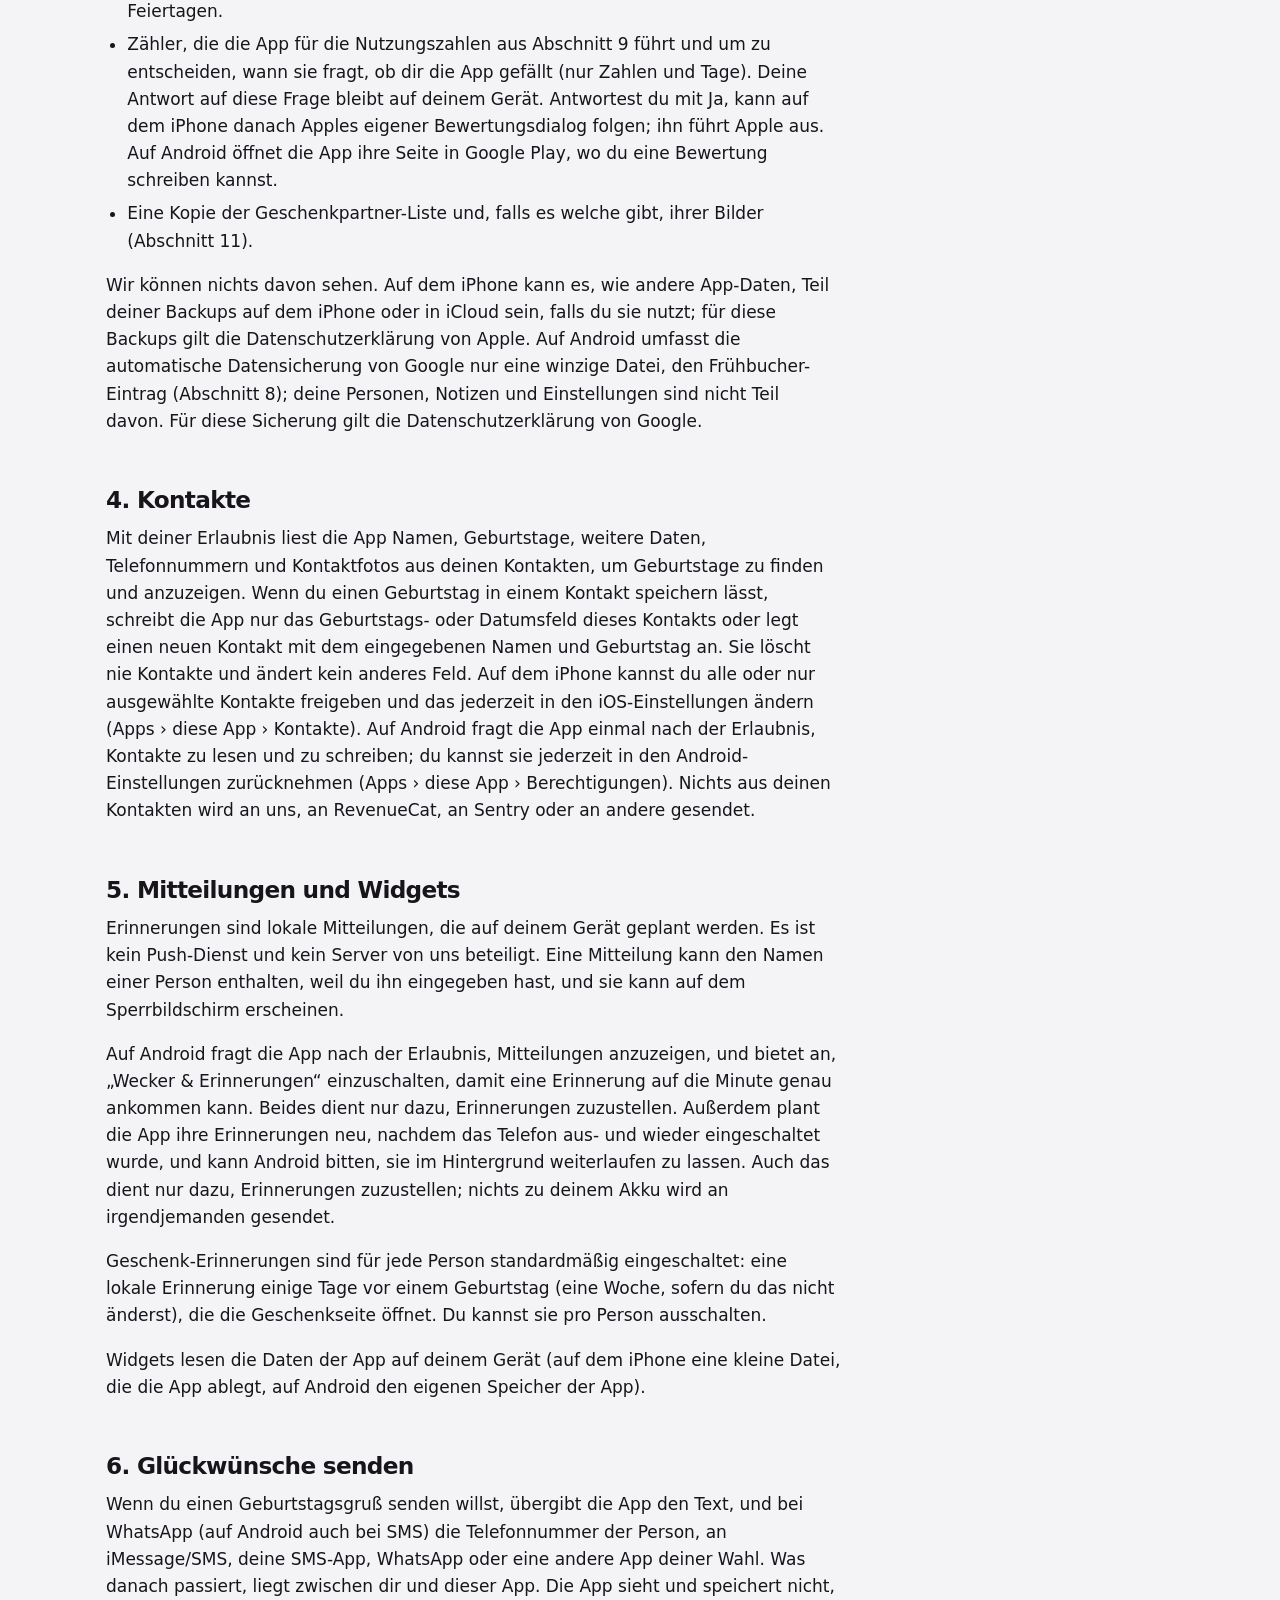
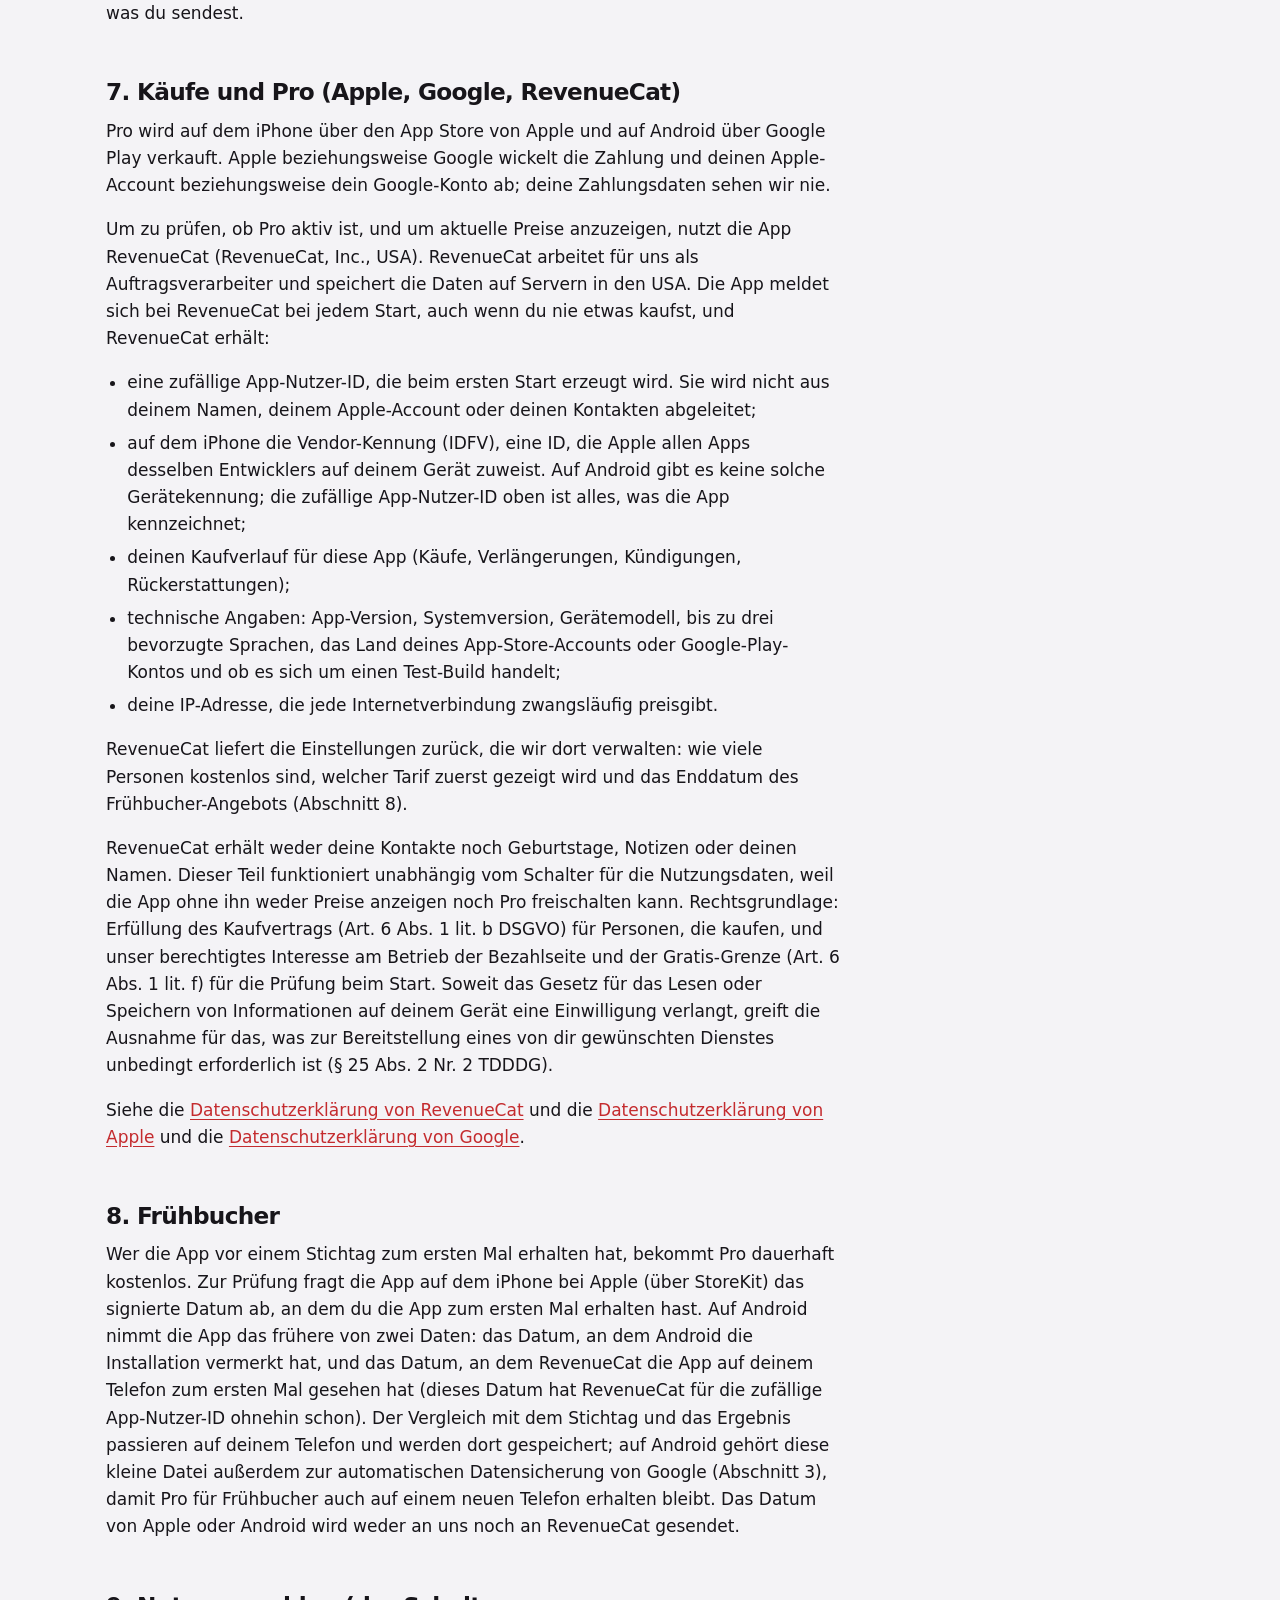
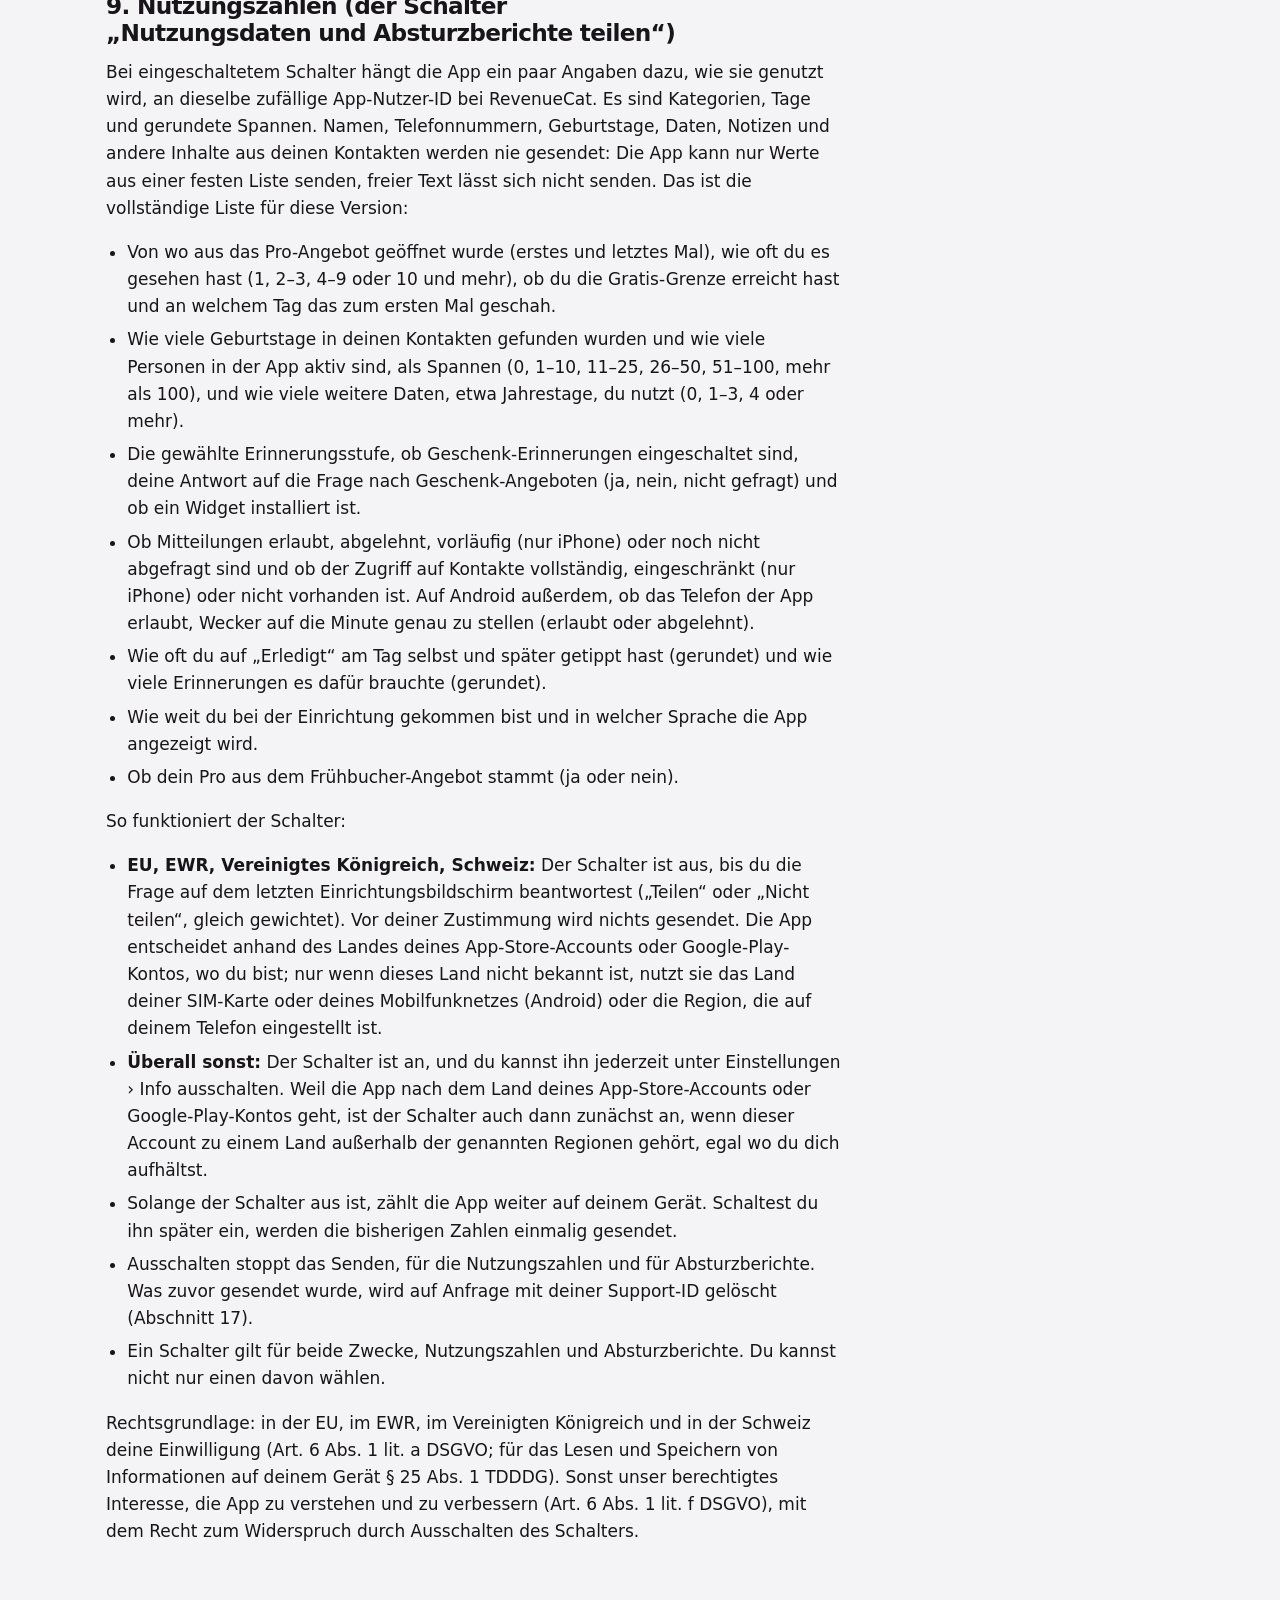
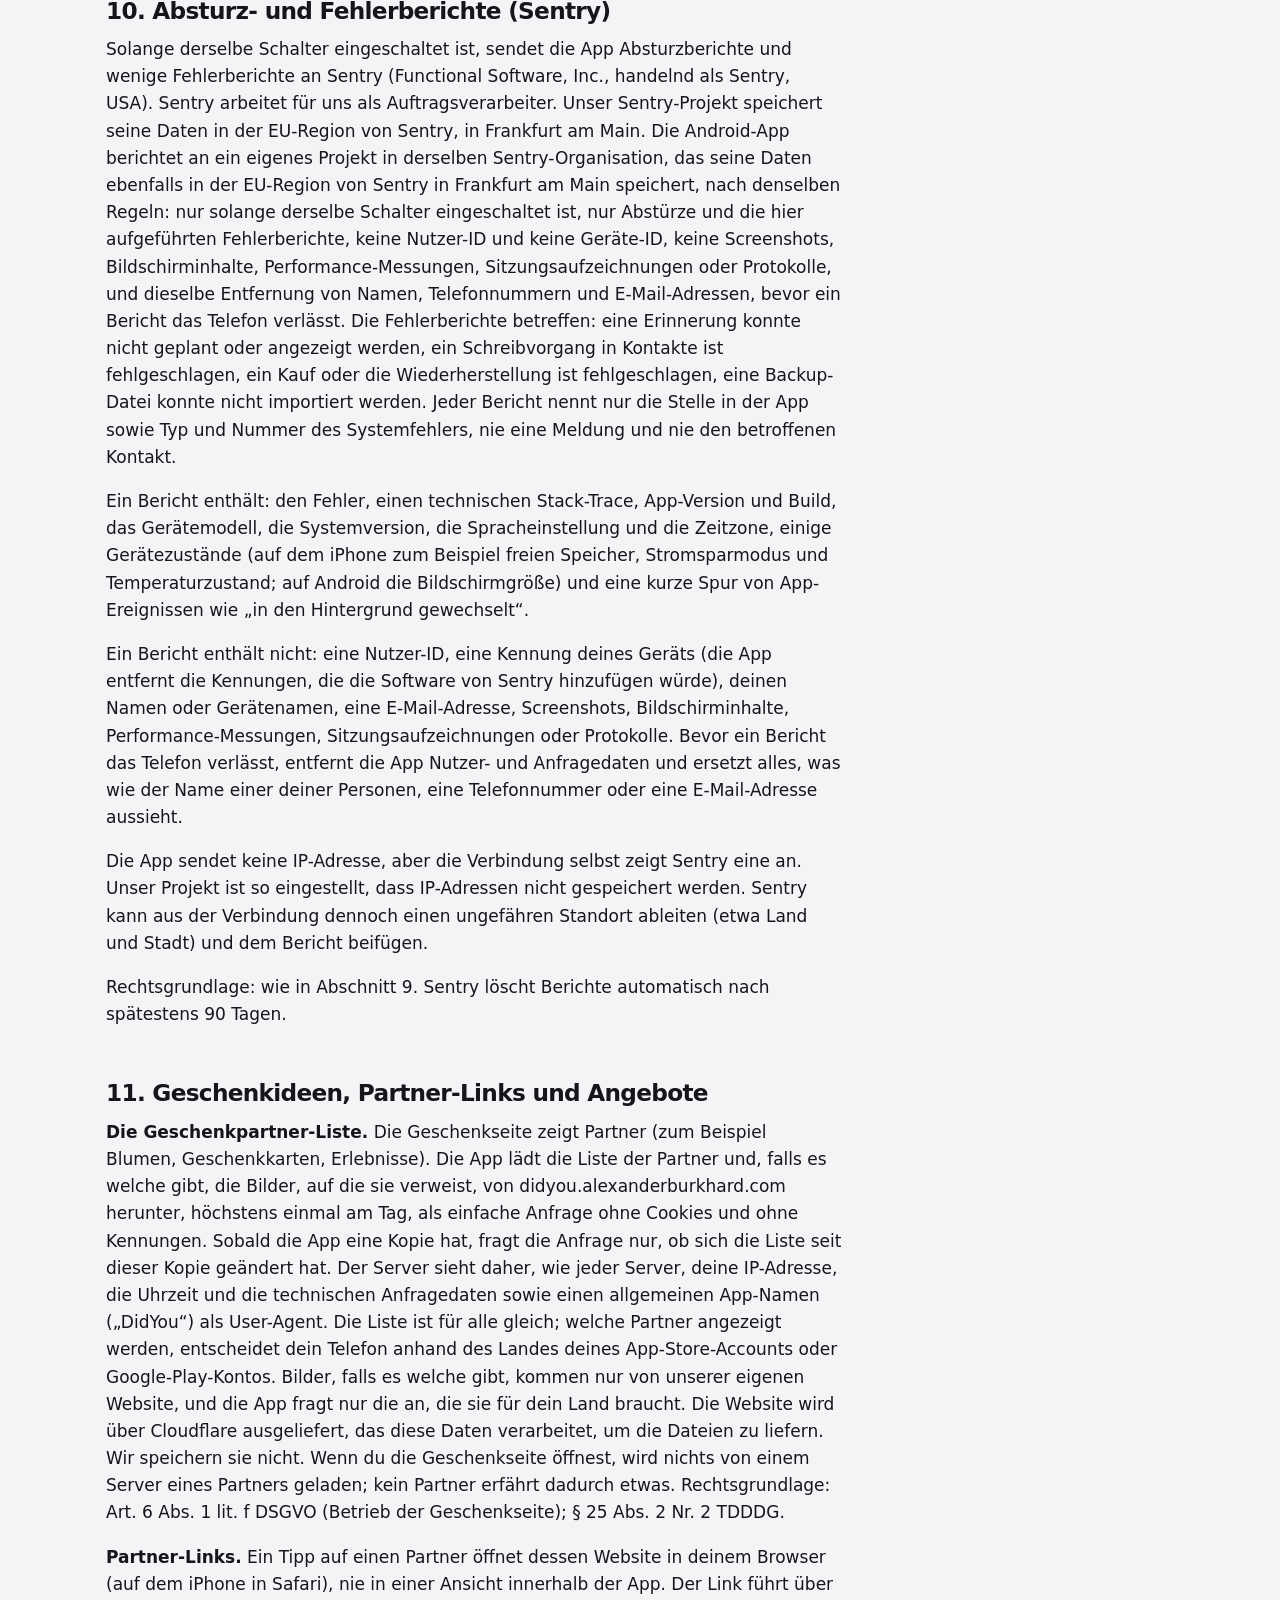
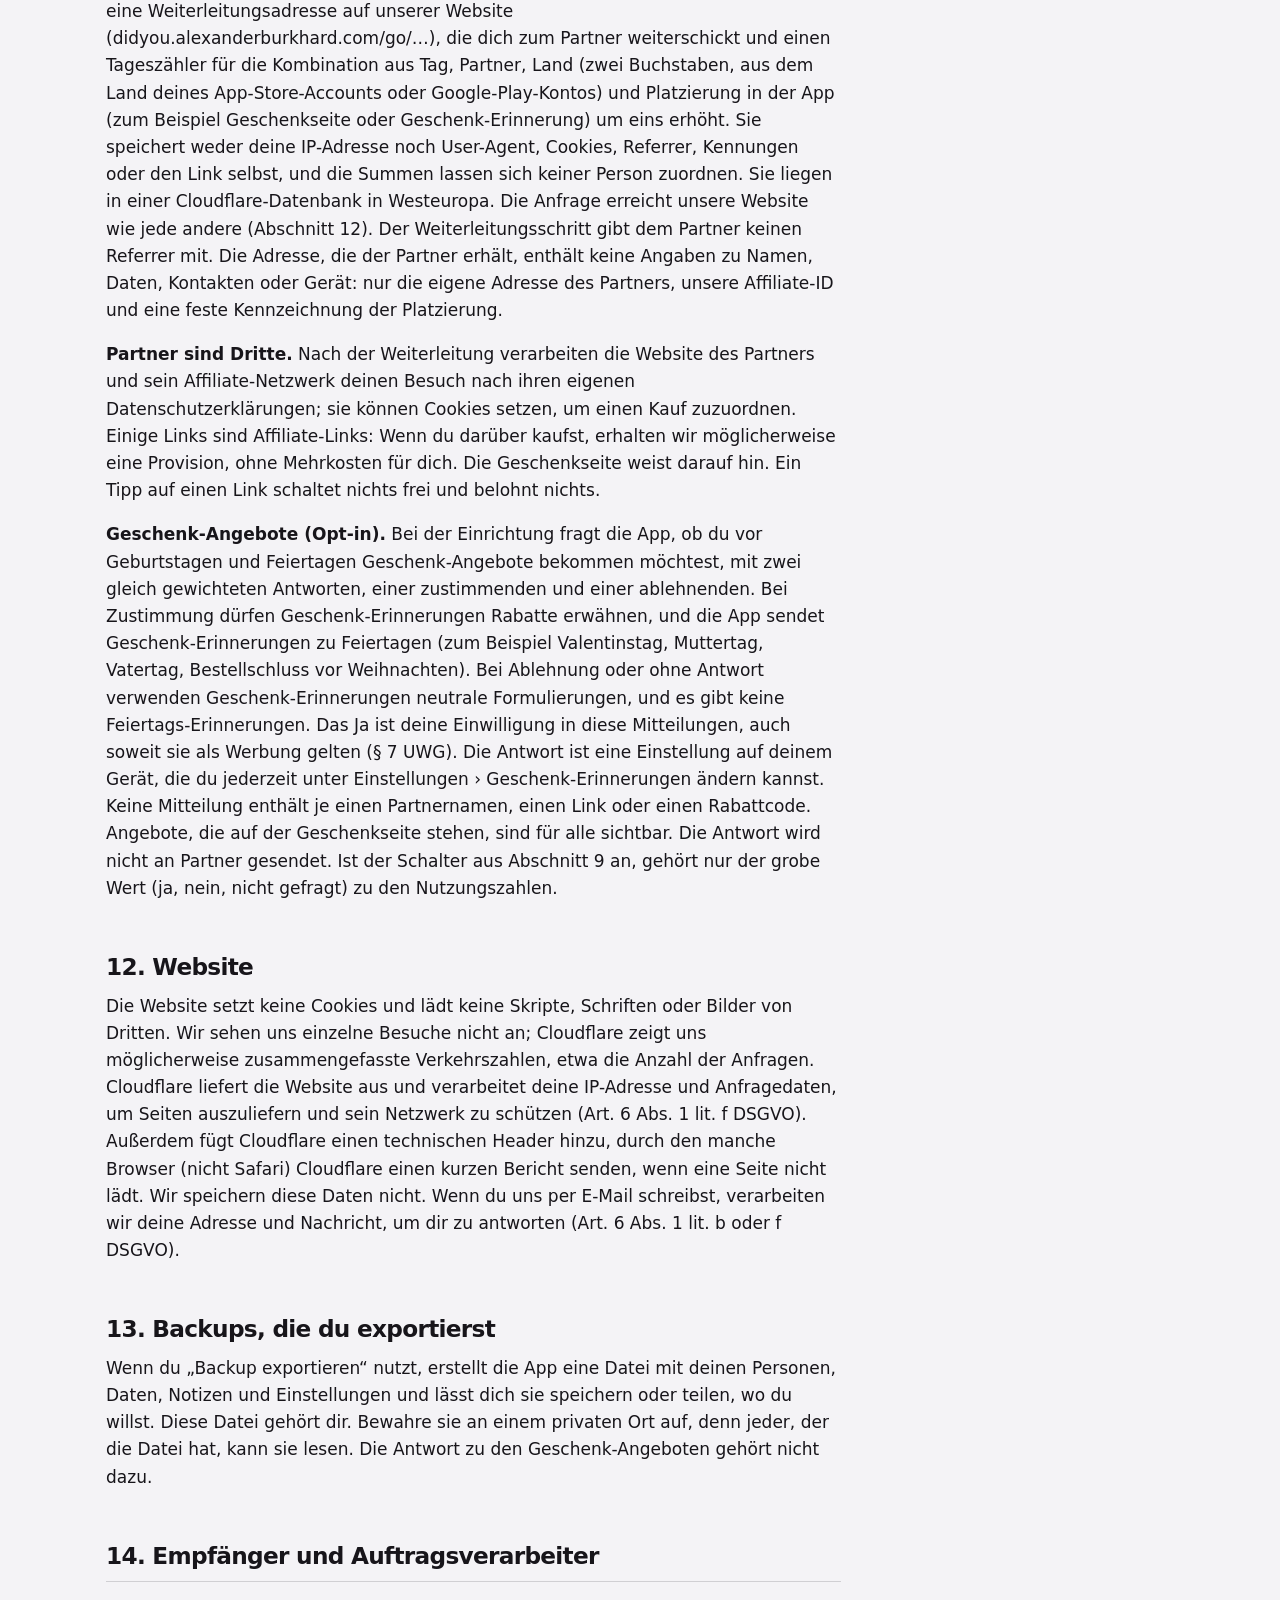
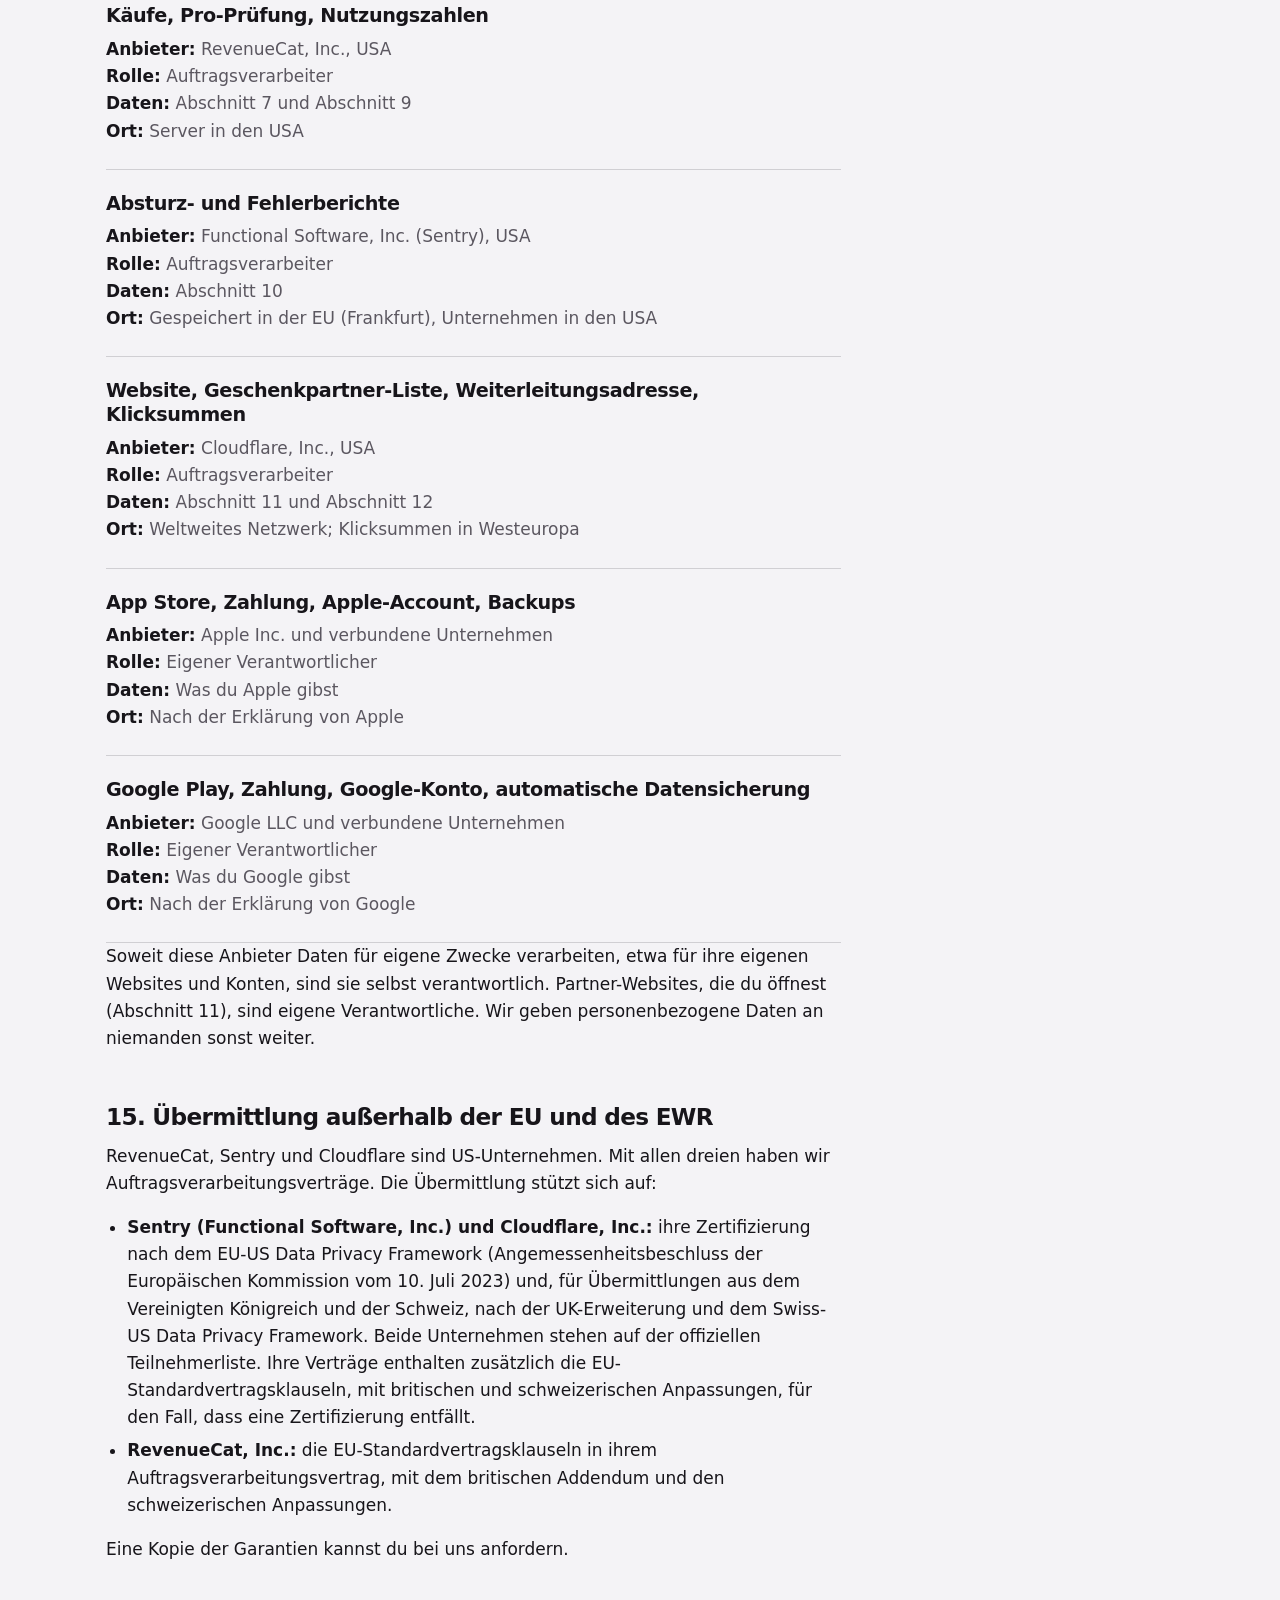
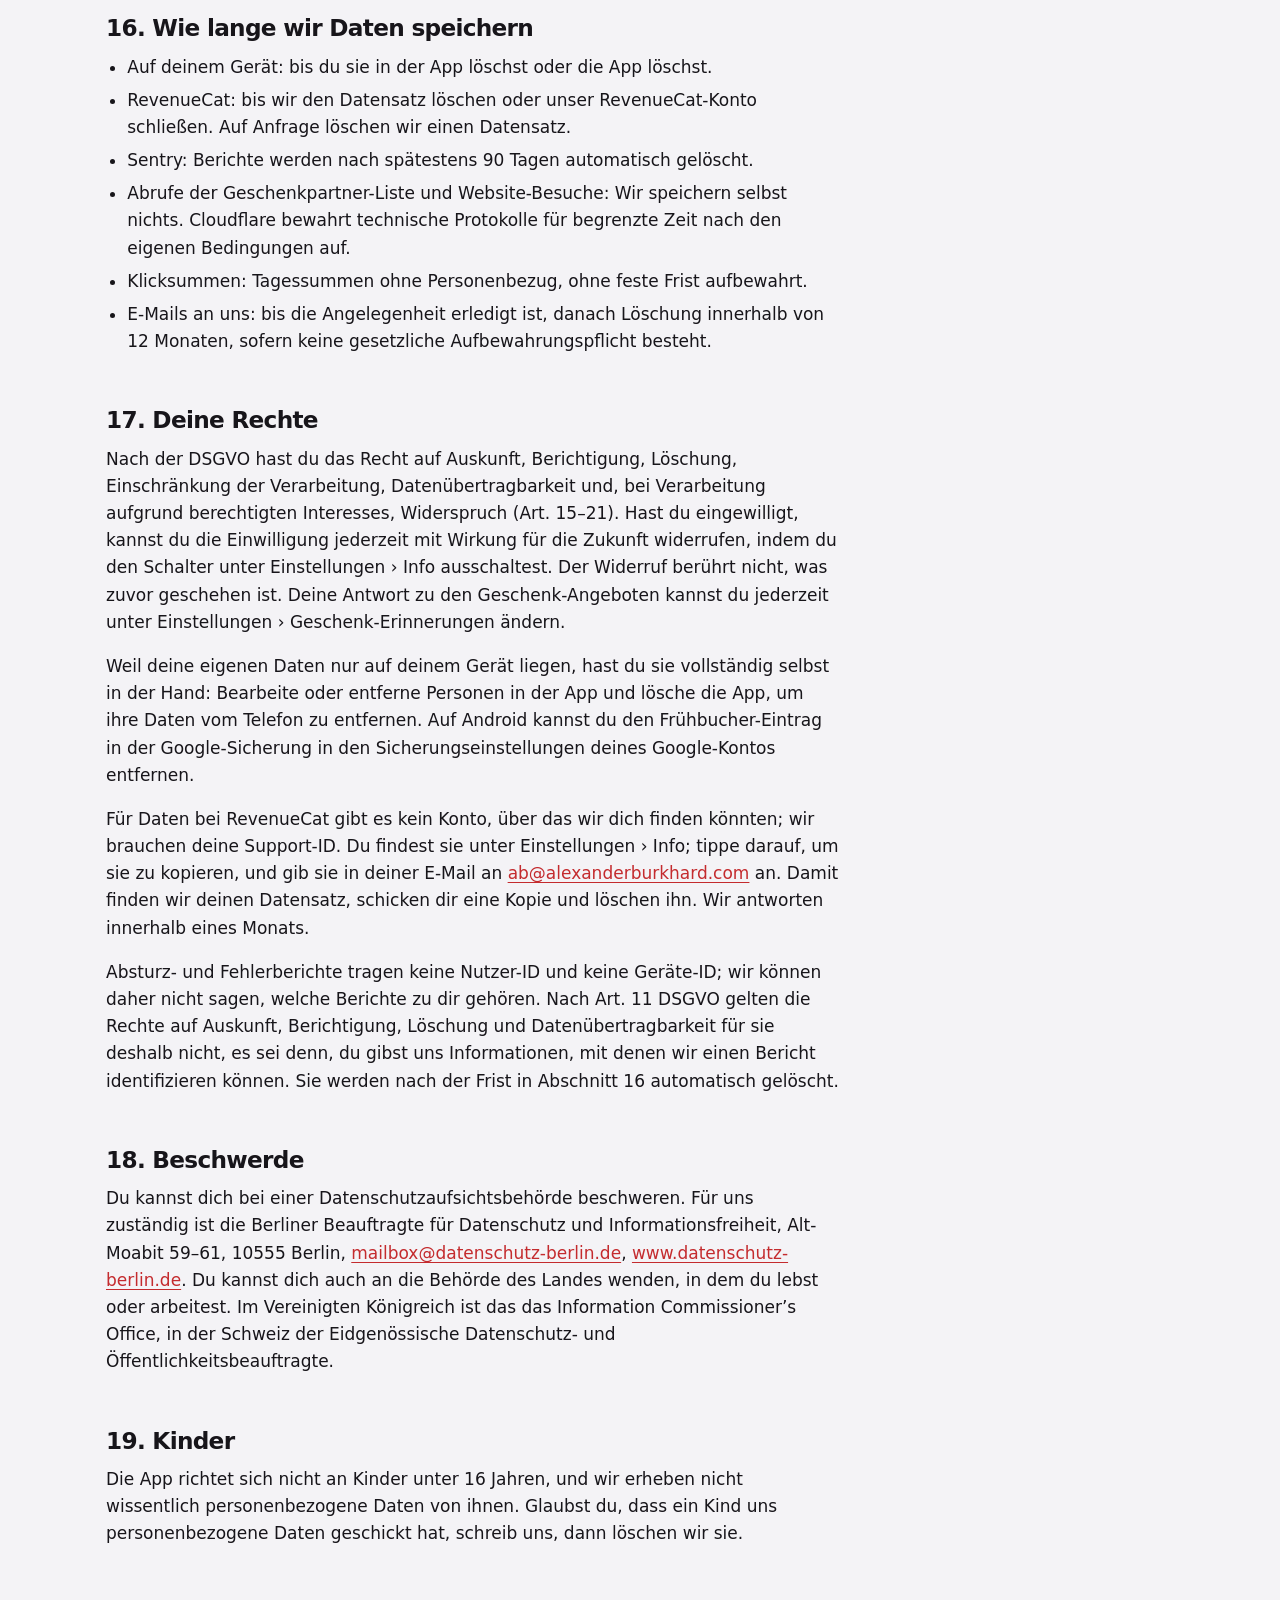
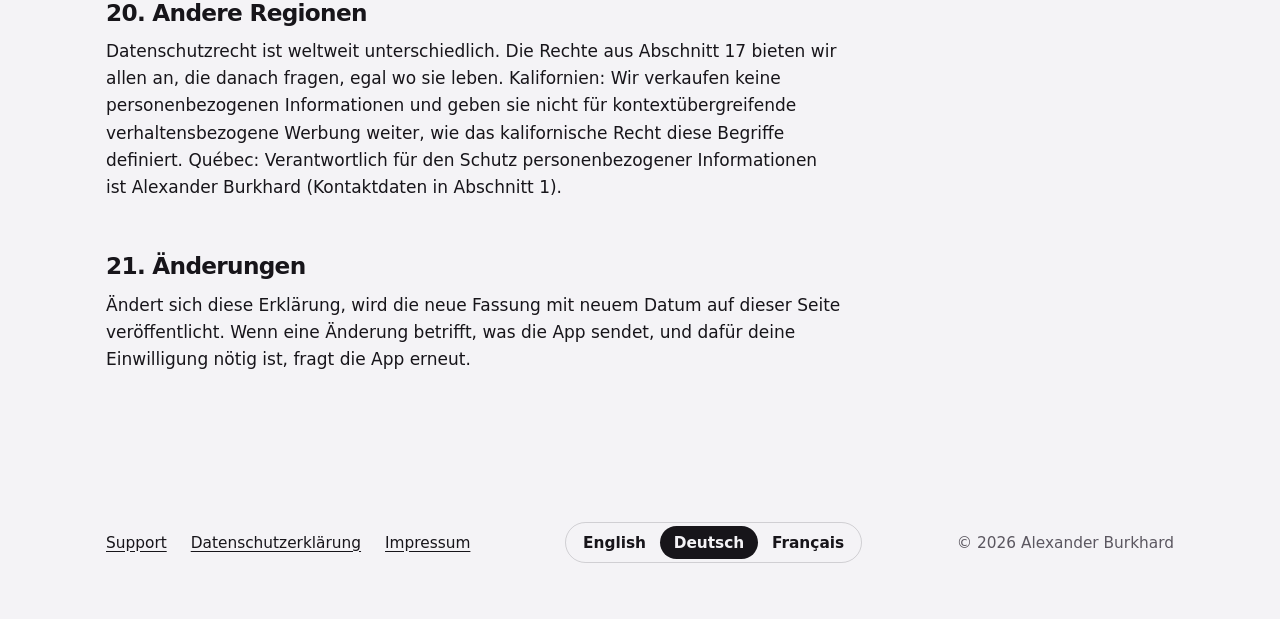
<file: de/privacy/index.html>
<!doctype html>
<html lang="de">
<head>
<meta charset="utf-8">
<meta name="viewport" content="width=device-width,initial-scale=1">
<title>Did You? – Datenschutzerklärung</title>
<meta name="description" content="Datenschutzerklärung. Deine Kontakte verlassen nie dein Telefon.">
<meta name="theme-color" content="#FF5A55">
<meta property="og:title" content="Did You? – Datenschutzerklärung">
<meta property="og:description" content="Datenschutzerklärung. Deine Kontakte verlassen nie dein Telefon.">
<meta property="og:type" content="website">
<link rel="canonical" href="https://didyou.alexanderburkhard.com/de/privacy/">
<link rel="alternate" hreflang="en" href="https://didyou.alexanderburkhard.com/privacy/">
<link rel="alternate" hreflang="de" href="https://didyou.alexanderburkhard.com/de/privacy/">
<link rel="alternate" hreflang="fr" href="https://didyou.alexanderburkhard.com/fr/privacy/">
<link rel="alternate" hreflang="x-default" href="https://didyou.alexanderburkhard.com/privacy/">
<link rel="icon" href="../../favicon.svg" type="image/svg+xml">
<link rel="apple-touch-icon" href="../../apple-touch-icon.png">
<link rel="stylesheet" href="../../style.css">
</head>
<body>
<a class="skip" href="#main">Zum Inhalt springen</a>
<div class="coral">
  <div class="wrap">
    <header class="top">
  <a class="brand" href="../"><img src="../../img/icon.webp" alt="" width="38" height="38"><span>Did You?</span></a>
  <nav aria-label="Main">
    <a href="../support/">Support</a>
    <a href="../../privacy/" hreflang="en" lang="en">English</a>
  </nav>
</header>
    <div class="page-head">
      <h1>Datenschutzerklärung</h1>
      <p class="lede quiet" style="margin-top:.9em">Stand: 14. November 2026</p>
    </div>
  </div>
</div>
<main id="main" class="wrap page">
<div class="prose">
<p class="short"><strong>Kurz gesagt:</strong> Die Personen, Geburtstage, Daten, Notizen und Einstellungen, die du eingibst, bleiben auf deinem Telefon. Es gibt kein Konto und keine Anmeldung, und deine Kontakte werden auf dem Gerät gelesen und nie hochgeladen.</p>
<ul>
<li>Einige Dienste helfen beim Betrieb der App: Apple (App Store und Zahlung) oder Google (Google Play und Zahlung), je nach deinem Telefon, RevenueCat (prüft, ob Pro aktiv ist, und erhält, solange der Schalter fürs Teilen eingeschaltet ist, ein paar gerundete Nutzungszahlen), Sentry (erhält Absturz- und Fehlerberichte, solange derselbe Schalter eingeschaltet ist) und Cloudflare (liefert unsere Website, die Liste der Geschenkpartner und die Weiterleitungsadresse für Partner-Links aus).</li>
<li>Nutzungszahlen und Absturzberichte werden nur gesendet, solange der Schalter „Nutzungsdaten und Absturzberichte teilen“ eingeschaltet ist (Einstellungen › Info). In der EU, im EWR, im Vereinigten Königreich und in der Schweiz ist er ausgeschaltet, bis du zustimmst. Überall sonst ist er eingeschaltet, bis du ihn ausschaltest.</li>
<li>Wir verkaufen diese Daten nicht, bauen daraus keine Werbeprofile und verknüpfen sie nicht mit Daten anderer Unternehmen. Die App verwendet nicht die Werbe-ID.</li>
<li>Links zu Geschenkpartnern öffnen sich in deinem Browser (auf dem iPhone in Safari). Einige davon sind Affiliate-Links: Wenn du darüber kaufst, erhalten wir möglicherweise eine Provision.</li>
</ul>
<h2 id="s1">1. Wer verantwortlich ist</h2>
<p>Verantwortlicher im Sinne der DSGVO ist Alexander Burkhard, Münsterlandstraße 68, 10317 Berlin, Deutschland (siehe <a href="../../impressum/">Impressum</a>). Kontakt: <a href="mailto:ab@alexanderburkhard.com">ab@alexanderburkhard.com</a>.</p>
<p>Diese Erklärung gilt für die iPhone-App und die Android-App (beide unten „die App“) und für die Website didyou.alexanderburkhard.com. Einen Datenschutzbeauftragten haben wir nicht benannt, weil das Gesetz es für uns nicht verlangt.</p>
<h2 id="s2">2. Auf einen Blick</h2>
<dl class="faq">
<div><dt>Personen, Daten, Notizen, Einstellungen, deine Antworten in der App</dt><dd><em>Wohin es geht:</em> Bleibt auf deinem Telefon<br>
<em>Wozu:</em> Um die App zu betreiben<br>
<em>Rechtsgrundlage:</em> Entfällt: Wir erhalten diese Daten nicht</dd></div>
<div><dt>Kontakte (Namen, Geburtstage, weitere Daten, Telefonnummern, Fotos)</dt><dd><em>Wohin es geht:</em> Wird nur auf deinem Telefon gelesen<br>
<em>Wozu:</em> Um Geburtstage zu finden und anzuzeigen<br>
<em>Rechtsgrundlage:</em> Entfällt: Wir erhalten diese Daten nicht</dd></div>
<div><dt>Kauf und Pro-Prüfung: zufällige App-Nutzer-ID, Vendor-Kennung, Kaufverlauf, App- und Geräteangaben, IP-Adresse</dt><dd><em>Wohin es geht:</em> Apple oder Google, RevenueCat<br>
<em>Wozu:</em> Um Pro zu verkaufen und freizuschalten, Preise anzuzeigen und die Gratis-Grenze anzuwenden<br>
<em>Rechtsgrundlage:</em> Art. 6 Abs. 1 lit. b DSGVO bei Käufen; Art. 6 Abs. 1 lit. f für die Prüfung beim Start; § 25 Abs. 2 Nr. 2 TDDDG</dd></div>
<div><dt>Gerundete Nutzungszahlen</dt><dd><em>Wohin es geht:</em> RevenueCat<br>
<em>Wozu:</em> Um zu sehen, wo Leute hängen bleiben und wie Pro angeboten werden sollte<br>
<em>Rechtsgrundlage:</em> EU, EWR, Vereinigtes Königreich, Schweiz: Einwilligung, Art. 6 Abs. 1 lit. a DSGVO und § 25 Abs. 1 TDDDG. Sonst: Art. 6 Abs. 1 lit. f</dd></div>
<div><dt>Absturz- und Fehlerberichte</dt><dd><em>Wohin es geht:</em> Sentry<br>
<em>Wozu:</em> Um Abstürze und Fehler zu finden und zu beheben<br>
<em>Rechtsgrundlage:</em> Wie in der Zeile darüber</dd></div>
<div><dt>Abruf der Geschenkpartner-Liste (und der Bilder)</dt><dd><em>Wohin es geht:</em> Unsere Website, betrieben über Cloudflare<br>
<em>Wozu:</em> Um die Geschenkseite anzuzeigen<br>
<em>Rechtsgrundlage:</em> Art. 6 Abs. 1 lit. f DSGVO; § 25 Abs. 2 Nr. 2 TDDDG</dd></div>
<div><dt>Antippen von Partner-Links</dt><dd><em>Wohin es geht:</em> Unsere Website (eine Weiterleitungsadresse), betrieben über Cloudflare<br>
<em>Wozu:</em> Um das Antippen pro Partner, Land und Platzierung in Tagessummen zu zählen<br>
<em>Rechtsgrundlage:</em> Art. 6 Abs. 1 lit. f DSGVO (die Anfrage erreicht unsere Website; die Summen enthalten keine personenbezogenen Daten)</dd></div>
<div><dt>Website-Besuche</dt><dd><em>Wohin es geht:</em> Cloudflare<br>
<em>Wozu:</em> Um die Seiten auszuliefern<br>
<em>Rechtsgrundlage:</em> Art. 6 Abs. 1 lit. f DSGVO</dd></div>
</dl>
<h2 id="s3">3. Was auf deinem Gerät bleibt</h2>
<p>Die App speichert Folgendes ausschließlich auf deinem Gerät, im eigenen Speicher der App:</p>
<ul>
<li>Die Personen, die du hinzufügst oder importierst: Name, Geburtstag und weitere Daten (etwa Jahrestage), eine Telefonnummer, falls du eine angibst, und eine Verknüpfung zur Kontaktkarte.</li>
<li>Deine Notizen (zum Beispiel Geschenkideen) und deine Einstellungen pro Person (Erinnerungsstil, Geschenk-Erinnerungen, bevorzugter Weg für Glückwünsche).</li>
<li>Wann du einen Geburtstag als erledigt markiert hast, deine Einstellungen und deine Antwort auf die Frage nach Geschenk-Angeboten vor Geburtstagen und Feiertagen.</li>
<li>Zähler, die die App für die Nutzungszahlen aus Abschnitt 9 führt und um zu entscheiden, wann sie fragt, ob dir die App gefällt (nur Zahlen und Tage). Deine Antwort auf diese Frage bleibt auf deinem Gerät. Antwortest du mit Ja, kann auf dem iPhone danach Apples eigener Bewertungsdialog folgen; ihn führt Apple aus. Auf Android öffnet die App ihre Seite in Google Play, wo du eine Bewertung schreiben kannst.</li>
<li>Eine Kopie der Geschenkpartner-Liste und, falls es welche gibt, ihrer Bilder (Abschnitt 11).</li>
</ul>
<p>Wir können nichts davon sehen. Auf dem iPhone kann es, wie andere App-Daten, Teil deiner Backups auf dem iPhone oder in iCloud sein, falls du sie nutzt; für diese Backups gilt die Datenschutzerklärung von Apple. Auf Android umfasst die automatische Datensicherung von Google nur eine winzige Datei, den Frühbucher-Eintrag (Abschnitt 8); deine Personen, Notizen und Einstellungen sind nicht Teil davon. Für diese Sicherung gilt die Datenschutzerklärung von Google.</p>
<h2 id="s4">4. Kontakte</h2>
<p>Mit deiner Erlaubnis liest die App Namen, Geburtstage, weitere Daten, Telefonnummern und Kontaktfotos aus deinen Kontakten, um Geburtstage zu finden und anzuzeigen. Wenn du einen Geburtstag in einem Kontakt speichern lässt, schreibt die App nur das Geburtstags- oder Datumsfeld dieses Kontakts oder legt einen neuen Kontakt mit dem eingegebenen Namen und Geburtstag an. Sie löscht nie Kontakte und ändert kein anderes Feld. Auf dem iPhone kannst du alle oder nur ausgewählte Kontakte freigeben und das jederzeit in den iOS-Einstellungen ändern (Apps › diese App › Kontakte). Auf Android fragt die App einmal nach der Erlaubnis, Kontakte zu lesen und zu schreiben; du kannst sie jederzeit in den Android-Einstellungen zurücknehmen (Apps › diese App › Berechtigungen). Nichts aus deinen Kontakten wird an uns, an RevenueCat, an Sentry oder an andere gesendet.</p>
<h2 id="s5">5. Mitteilungen und Widgets</h2>
<p>Erinnerungen sind lokale Mitteilungen, die auf deinem Gerät geplant werden. Es ist kein Push-Dienst und kein Server von uns beteiligt. Eine Mitteilung kann den Namen einer Person enthalten, weil du ihn eingegeben hast, und sie kann auf dem Sperrbildschirm erscheinen.</p>
<p>Auf Android fragt die App nach der Erlaubnis, Mitteilungen anzuzeigen, und bietet an, „Wecker &amp; Erinnerungen“ einzuschalten, damit eine Erinnerung auf die Minute genau ankommen kann. Beides dient nur dazu, Erinnerungen zuzustellen. Außerdem plant die App ihre Erinnerungen neu, nachdem das Telefon aus- und wieder eingeschaltet wurde, und kann Android bitten, sie im Hintergrund weiterlaufen zu lassen. Auch das dient nur dazu, Erinnerungen zuzustellen; nichts zu deinem Akku wird an irgendjemanden gesendet.</p>
<p>Geschenk-Erinnerungen sind für jede Person standardmäßig eingeschaltet: eine lokale Erinnerung einige Tage vor einem Geburtstag (eine Woche, sofern du das nicht änderst), die die Geschenkseite öffnet. Du kannst sie pro Person ausschalten.</p>
<p>Widgets lesen die Daten der App auf deinem Gerät (auf dem iPhone eine kleine Datei, die die App ablegt, auf Android den eigenen Speicher der App).</p>
<h2 id="s6">6. Glückwünsche senden</h2>
<p>Wenn du einen Geburtstagsgruß senden willst, übergibt die App den Text, und bei WhatsApp (auf Android auch bei SMS) die Telefonnummer der Person, an iMessage/SMS, deine SMS-App, WhatsApp oder eine andere App deiner Wahl. Was danach passiert, liegt zwischen dir und dieser App. Die App sieht und speichert nicht, was du sendest.</p>
<h2 id="s7">7. Käufe und Pro (Apple, Google, RevenueCat)</h2>
<p>Pro wird auf dem iPhone über den App Store von Apple und auf Android über Google Play verkauft. Apple beziehungsweise Google wickelt die Zahlung und deinen Apple-Account beziehungsweise dein Google-Konto ab; deine Zahlungsdaten sehen wir nie.</p>
<p>Um zu prüfen, ob Pro aktiv ist, und um aktuelle Preise anzuzeigen, nutzt die App RevenueCat (RevenueCat, Inc., USA). RevenueCat arbeitet für uns als Auftragsverarbeiter und speichert die Daten auf Servern in den USA. Die App meldet sich bei RevenueCat bei jedem Start, auch wenn du nie etwas kaufst, und RevenueCat erhält:</p>
<ul>
<li>eine zufällige App-Nutzer-ID, die beim ersten Start erzeugt wird. Sie wird nicht aus deinem Namen, deinem Apple-Account oder deinen Kontakten abgeleitet;</li>
<li>auf dem iPhone die Vendor-Kennung (IDFV), eine ID, die Apple allen Apps desselben Entwicklers auf deinem Gerät zuweist. Auf Android gibt es keine solche Gerätekennung; die zufällige App-Nutzer-ID oben ist alles, was die App kennzeichnet;</li>
<li>deinen Kaufverlauf für diese App (Käufe, Verlängerungen, Kündigungen, Rückerstattungen);</li>
<li>technische Angaben: App-Version, Systemversion, Gerätemodell, bis zu drei bevorzugte Sprachen, das Land deines App-Store-Accounts oder Google-Play-Kontos und ob es sich um einen Test-Build handelt;</li>
<li>deine IP-Adresse, die jede Internetverbindung zwangsläufig preisgibt.</li>
</ul>
<p>RevenueCat liefert die Einstellungen zurück, die wir dort verwalten: wie viele Personen kostenlos sind, welcher Tarif zuerst gezeigt wird und das Enddatum des Frühbucher-Angebots (Abschnitt 8).</p>
<p>RevenueCat erhält weder deine Kontakte noch Geburtstage, Notizen oder deinen Namen. Dieser Teil funktioniert unabhängig vom Schalter für die Nutzungsdaten, weil die App ohne ihn weder Preise anzeigen noch Pro freischalten kann. Rechtsgrundlage: Erfüllung des Kaufvertrags (Art. 6 Abs. 1 lit. b DSGVO) für Personen, die kaufen, und unser berechtigtes Interesse am Betrieb der Bezahlseite und der Gratis-Grenze (Art. 6 Abs. 1 lit. f) für die Prüfung beim Start. Soweit das Gesetz für das Lesen oder Speichern von Informationen auf deinem Gerät eine Einwilligung verlangt, greift die Ausnahme für das, was zur Bereitstellung eines von dir gewünschten Dienstes unbedingt erforderlich ist (§ 25 Abs. 2 Nr. 2 TDDDG).</p>
<p>Siehe die <a href="https://www.revenuecat.com/privacy">Datenschutzerklärung von RevenueCat</a> und die <a href="https://www.apple.com/legal/privacy/">Datenschutzerklärung von Apple</a> und die <a href="https://policies.google.com/privacy">Datenschutzerklärung von Google</a>.</p>
<h2 id="s8">8. Frühbucher</h2>
<p>Wer die App vor einem Stichtag zum ersten Mal erhalten hat, bekommt Pro dauerhaft kostenlos. Zur Prüfung fragt die App auf dem iPhone bei Apple (über StoreKit) das signierte Datum ab, an dem du die App zum ersten Mal erhalten hast. Auf Android nimmt die App das frühere von zwei Daten: das Datum, an dem Android die Installation vermerkt hat, und das Datum, an dem RevenueCat die App auf deinem Telefon zum ersten Mal gesehen hat (dieses Datum hat RevenueCat für die zufällige App-Nutzer-ID ohnehin schon). Der Vergleich mit dem Stichtag und das Ergebnis passieren auf deinem Telefon und werden dort gespeichert; auf Android gehört diese kleine Datei außerdem zur automatischen Datensicherung von Google (Abschnitt 3), damit Pro für Frühbucher auch auf einem neuen Telefon erhalten bleibt. Das Datum von Apple oder Android wird weder an uns noch an RevenueCat gesendet.</p>
<h2 id="s9">9. Nutzungszahlen (der Schalter „Nutzungsdaten und Absturzberichte teilen“)</h2>
<p>Bei eingeschaltetem Schalter hängt die App ein paar Angaben dazu, wie sie genutzt wird, an dieselbe zufällige App-Nutzer-ID bei RevenueCat. Es sind Kategorien, Tage und gerundete Spannen. Namen, Telefonnummern, Geburtstage, Daten, Notizen und andere Inhalte aus deinen Kontakten werden nie gesendet: Die App kann nur Werte aus einer festen Liste senden, freier Text lässt sich nicht senden. Das ist die vollständige Liste für diese Version:</p>
<ul>
<li>Von wo aus das Pro-Angebot geöffnet wurde (erstes und letztes Mal), wie oft du es gesehen hast (1, 2–3, 4–9 oder 10 und mehr), ob du die Gratis-Grenze erreicht hast und an welchem Tag das zum ersten Mal geschah.</li>
<li>Wie viele Geburtstage in deinen Kontakten gefunden wurden und wie viele Personen in der App aktiv sind, als Spannen (0, 1–10, 11–25, 26–50, 51–100, mehr als 100), und wie viele weitere Daten, etwa Jahrestage, du nutzt (0, 1–3, 4 oder mehr).</li>
<li>Die gewählte Erinnerungsstufe, ob Geschenk-Erinnerungen eingeschaltet sind, deine Antwort auf die Frage nach Geschenk-Angeboten (ja, nein, nicht gefragt) und ob ein Widget installiert ist.</li>
<li>Ob Mitteilungen erlaubt, abgelehnt, vorläufig (nur iPhone) oder noch nicht abgefragt sind und ob der Zugriff auf Kontakte vollständig, eingeschränkt (nur iPhone) oder nicht vorhanden ist. Auf Android außerdem, ob das Telefon der App erlaubt, Wecker auf die Minute genau zu stellen (erlaubt oder abgelehnt).</li>
<li>Wie oft du auf „Erledigt“ am Tag selbst und später getippt hast (gerundet) und wie viele Erinnerungen es dafür brauchte (gerundet).</li>
<li>Wie weit du bei der Einrichtung gekommen bist und in welcher Sprache die App angezeigt wird.</li>
<li>Ob dein Pro aus dem Frühbucher-Angebot stammt (ja oder nein).</li>
</ul>
<p>So funktioniert der Schalter:</p>
<ul>
<li><strong>EU, EWR, Vereinigtes Königreich, Schweiz:</strong> Der Schalter ist aus, bis du die Frage auf dem letzten Einrichtungsbildschirm beantwortest („Teilen“ oder „Nicht teilen“, gleich gewichtet). Vor deiner Zustimmung wird nichts gesendet. Die App entscheidet anhand des Landes deines App-Store-Accounts oder Google-Play-Kontos, wo du bist; nur wenn dieses Land nicht bekannt ist, nutzt sie das Land deiner SIM-Karte oder deines Mobilfunknetzes (Android) oder die Region, die auf deinem Telefon eingestellt ist.</li>
<li><strong>Überall sonst:</strong> Der Schalter ist an, und du kannst ihn jederzeit unter Einstellungen › Info ausschalten. Weil die App nach dem Land deines App-Store-Accounts oder Google-Play-Kontos geht, ist der Schalter auch dann zunächst an, wenn dieser Account zu einem Land außerhalb der genannten Regionen gehört, egal wo du dich aufhältst.</li>
<li>Solange der Schalter aus ist, zählt die App weiter auf deinem Gerät. Schaltest du ihn später ein, werden die bisherigen Zahlen einmalig gesendet.</li>
<li>Ausschalten stoppt das Senden, für die Nutzungszahlen und für Absturzberichte. Was zuvor gesendet wurde, wird auf Anfrage mit deiner Support-ID gelöscht (Abschnitt 17).</li>
<li>Ein Schalter gilt für beide Zwecke, Nutzungszahlen und Absturzberichte. Du kannst nicht nur einen davon wählen.</li>
</ul>
<p>Rechtsgrundlage: in der EU, im EWR, im Vereinigten Königreich und in der Schweiz deine Einwilligung (Art. 6 Abs. 1 lit. a DSGVO; für das Lesen und Speichern von Informationen auf deinem Gerät § 25 Abs. 1 TDDDG). Sonst unser berechtigtes Interesse, die App zu verstehen und zu verbessern (Art. 6 Abs. 1 lit. f DSGVO), mit dem Recht zum Widerspruch durch Ausschalten des Schalters.</p>
<h2 id="s10">10. Absturz- und Fehlerberichte (Sentry)</h2>
<p>Solange derselbe Schalter eingeschaltet ist, sendet die App Absturzberichte und wenige Fehlerberichte an Sentry (Functional Software, Inc., handelnd als Sentry, USA). Sentry arbeitet für uns als Auftragsverarbeiter. Unser Sentry-Projekt speichert seine Daten in der EU-Region von Sentry, in Frankfurt am Main. Die Android-App berichtet an ein eigenes Projekt in derselben Sentry-Organisation, das seine Daten ebenfalls in der EU-Region von Sentry in Frankfurt am Main speichert, nach denselben Regeln: nur solange derselbe Schalter eingeschaltet ist, nur Abstürze und die hier aufgeführten Fehlerberichte, keine Nutzer-ID und keine Geräte-ID, keine Screenshots, Bildschirminhalte, Performance-Messungen, Sitzungsaufzeichnungen oder Protokolle, und dieselbe Entfernung von Namen, Telefonnummern und E-Mail-Adressen, bevor ein Bericht das Telefon verlässt. Die Fehlerberichte betreffen: eine Erinnerung konnte nicht geplant oder angezeigt werden, ein Schreibvorgang in Kontakte ist fehlgeschlagen, ein Kauf oder die Wiederherstellung ist fehlgeschlagen, eine Backup-Datei konnte nicht importiert werden. Jeder Bericht nennt nur die Stelle in der App sowie Typ und Nummer des Systemfehlers, nie eine Meldung und nie den betroffenen Kontakt.</p>
<p>Ein Bericht enthält: den Fehler, einen technischen Stack-Trace, App-Version und Build, das Gerätemodell, die Systemversion, die Spracheinstellung und die Zeitzone, einige Gerätezustände (auf dem iPhone zum Beispiel freien Speicher, Stromsparmodus und Temperaturzustand; auf Android die Bildschirmgröße) und eine kurze Spur von App-Ereignissen wie „in den Hintergrund gewechselt“.</p>
<p>Ein Bericht enthält nicht: eine Nutzer-ID, eine Kennung deines Geräts (die App entfernt die Kennungen, die die Software von Sentry hinzufügen würde), deinen Namen oder Gerätenamen, eine E-Mail-Adresse, Screenshots, Bildschirminhalte, Performance-Messungen, Sitzungsaufzeichnungen oder Protokolle. Bevor ein Bericht das Telefon verlässt, entfernt die App Nutzer- und Anfragedaten und ersetzt alles, was wie der Name einer deiner Personen, eine Telefonnummer oder eine E-Mail-Adresse aussieht.</p>
<p>Die App sendet keine IP-Adresse, aber die Verbindung selbst zeigt Sentry eine an. Unser Projekt ist so eingestellt, dass IP-Adressen nicht gespeichert werden. Sentry kann aus der Verbindung dennoch einen ungefähren Standort ableiten (etwa Land und Stadt) und dem Bericht beifügen.</p>
<p>Rechtsgrundlage: wie in Abschnitt 9. Sentry löscht Berichte automatisch nach spätestens 90 Tagen.</p>
<h2 id="s11">11. Geschenkideen, Partner-Links und Angebote</h2>
<p><strong>Die Geschenkpartner-Liste.</strong> Die Geschenkseite zeigt Partner (zum Beispiel Blumen, Geschenkkarten, Erlebnisse). Die App lädt die Liste der Partner und, falls es welche gibt, die Bilder, auf die sie verweist, von didyou.alexanderburkhard.com herunter, höchstens einmal am Tag, als einfache Anfrage ohne Cookies und ohne Kennungen. Sobald die App eine Kopie hat, fragt die Anfrage nur, ob sich die Liste seit dieser Kopie geändert hat. Der Server sieht daher, wie jeder Server, deine IP-Adresse, die Uhrzeit und die technischen Anfragedaten sowie einen allgemeinen App-Namen („DidYou“) als User-Agent. Die Liste ist für alle gleich; welche Partner angezeigt werden, entscheidet dein Telefon anhand des Landes deines App-Store-Accounts oder Google-Play-Kontos. Bilder, falls es welche gibt, kommen nur von unserer eigenen Website, und die App fragt nur die an, die sie für dein Land braucht. Die Website wird über Cloudflare ausgeliefert, das diese Daten verarbeitet, um die Dateien zu liefern. Wir speichern sie nicht. Wenn du die Geschenkseite öffnest, wird nichts von einem Server eines Partners geladen; kein Partner erfährt dadurch etwas. Rechtsgrundlage: Art. 6 Abs. 1 lit. f DSGVO (Betrieb der Geschenkseite); § 25 Abs. 2 Nr. 2 TDDDG.</p>
<p><strong>Partner-Links.</strong> Ein Tipp auf einen Partner öffnet dessen Website in deinem Browser (auf dem iPhone in Safari), nie in einer Ansicht innerhalb der App. Der Link führt über eine Weiterleitungsadresse auf unserer Website (didyou.alexanderburkhard.com/go/…), die dich zum Partner weiterschickt und einen Tageszähler für die Kombination aus Tag, Partner, Land (zwei Buchstaben, aus dem Land deines App-Store-Accounts oder Google-Play-Kontos) und Platzierung in der App (zum Beispiel Geschenkseite oder Geschenk-Erinnerung) um eins erhöht. Sie speichert weder deine IP-Adresse noch User-Agent, Cookies, Referrer, Kennungen oder den Link selbst, und die Summen lassen sich keiner Person zuordnen. Sie liegen in einer Cloudflare-Datenbank in Westeuropa. Die Anfrage erreicht unsere Website wie jede andere (Abschnitt 12). Der Weiterleitungsschritt gibt dem Partner keinen Referrer mit. Die Adresse, die der Partner erhält, enthält keine Angaben zu Namen, Daten, Kontakten oder Gerät: nur die eigene Adresse des Partners, unsere Affiliate-ID und eine feste Kennzeichnung der Platzierung.</p>
<p><strong>Partner sind Dritte.</strong> Nach der Weiterleitung verarbeiten die Website des Partners und sein Affiliate-Netzwerk deinen Besuch nach ihren eigenen Datenschutzerklärungen; sie können Cookies setzen, um einen Kauf zuzuordnen. Einige Links sind Affiliate-Links: Wenn du darüber kaufst, erhalten wir möglicherweise eine Provision, ohne Mehrkosten für dich. Die Geschenkseite weist darauf hin. Ein Tipp auf einen Link schaltet nichts frei und belohnt nichts.</p>
<p><strong>Geschenk-Angebote (Opt-in).</strong> Bei der Einrichtung fragt die App, ob du vor Geburtstagen und Feiertagen Geschenk-Angebote bekommen möchtest, mit zwei gleich gewichteten Antworten, einer zustimmenden und einer ablehnenden. Bei Zustimmung dürfen Geschenk-Erinnerungen Rabatte erwähnen, und die App sendet Geschenk-Erinnerungen zu Feiertagen (zum Beispiel Valentinstag, Muttertag, Vatertag, Bestellschluss vor Weihnachten). Bei Ablehnung oder ohne Antwort verwenden Geschenk-Erinnerungen neutrale Formulierungen, und es gibt keine Feiertags-Erinnerungen. Das Ja ist deine Einwilligung in diese Mitteilungen, auch soweit sie als Werbung gelten (§ 7 UWG). Die Antwort ist eine Einstellung auf deinem Gerät, die du jederzeit unter Einstellungen › Geschenk-Erinnerungen ändern kannst. Keine Mitteilung enthält je einen Partnernamen, einen Link oder einen Rabattcode. Angebote, die auf der Geschenkseite stehen, sind für alle sichtbar. Die Antwort wird nicht an Partner gesendet. Ist der Schalter aus Abschnitt 9 an, gehört nur der grobe Wert (ja, nein, nicht gefragt) zu den Nutzungszahlen.</p>
<h2 id="s12">12. Website</h2>
<p>Die Website setzt keine Cookies und lädt keine Skripte, Schriften oder Bilder von Dritten. Wir sehen uns einzelne Besuche nicht an; Cloudflare zeigt uns möglicherweise zusammengefasste Verkehrszahlen, etwa die Anzahl der Anfragen. Cloudflare liefert die Website aus und verarbeitet deine IP-Adresse und Anfragedaten, um Seiten auszuliefern und sein Netzwerk zu schützen (Art. 6 Abs. 1 lit. f DSGVO). Außerdem fügt Cloudflare einen technischen Header hinzu, durch den manche Browser (nicht Safari) Cloudflare einen kurzen Bericht senden, wenn eine Seite nicht lädt. Wir speichern diese Daten nicht. Wenn du uns per E-Mail schreibst, verarbeiten wir deine Adresse und Nachricht, um dir zu antworten (Art. 6 Abs. 1 lit. b oder f DSGVO).</p>
<h2 id="s13">13. Backups, die du exportierst</h2>
<p>Wenn du „Backup exportieren“ nutzt, erstellt die App eine Datei mit deinen Personen, Daten, Notizen und Einstellungen und lässt dich sie speichern oder teilen, wo du willst. Diese Datei gehört dir. Bewahre sie an einem privaten Ort auf, denn jeder, der die Datei hat, kann sie lesen. Die Antwort zu den Geschenk-Angeboten gehört nicht dazu.</p>
<h2 id="s14">14. Empfänger und Auftragsverarbeiter</h2>
<dl class="faq">
<div><dt>Käufe, Pro-Prüfung, Nutzungszahlen</dt><dd><em>Anbieter:</em> RevenueCat, Inc., USA<br>
<em>Rolle:</em> Auftragsverarbeiter<br>
<em>Daten:</em> Abschnitt 7 und Abschnitt 9<br>
<em>Ort:</em> Server in den USA</dd></div>
<div><dt>Absturz- und Fehlerberichte</dt><dd><em>Anbieter:</em> Functional Software, Inc. (Sentry), USA<br>
<em>Rolle:</em> Auftragsverarbeiter<br>
<em>Daten:</em> Abschnitt 10<br>
<em>Ort:</em> Gespeichert in der EU (Frankfurt), Unternehmen in den USA</dd></div>
<div><dt>Website, Geschenkpartner-Liste, Weiterleitungsadresse, Klicksummen</dt><dd><em>Anbieter:</em> Cloudflare, Inc., USA<br>
<em>Rolle:</em> Auftragsverarbeiter<br>
<em>Daten:</em> Abschnitt 11 und Abschnitt 12<br>
<em>Ort:</em> Weltweites Netzwerk; Klicksummen in Westeuropa</dd></div>
<div><dt>App Store, Zahlung, Apple-Account, Backups</dt><dd><em>Anbieter:</em> Apple Inc. und verbundene Unternehmen<br>
<em>Rolle:</em> Eigener Verantwortlicher<br>
<em>Daten:</em> Was du Apple gibst<br>
<em>Ort:</em> Nach der Erklärung von Apple</dd></div>
<div><dt>Google Play, Zahlung, Google-Konto, automatische Datensicherung</dt><dd><em>Anbieter:</em> Google LLC und verbundene Unternehmen<br>
<em>Rolle:</em> Eigener Verantwortlicher<br>
<em>Daten:</em> Was du Google gibst<br>
<em>Ort:</em> Nach der Erklärung von Google</dd></div>
</dl>
<p>Soweit diese Anbieter Daten für eigene Zwecke verarbeiten, etwa für ihre eigenen Websites und Konten, sind sie selbst verantwortlich. Partner-Websites, die du öffnest (Abschnitt 11), sind eigene Verantwortliche. Wir geben personenbezogene Daten an niemanden sonst weiter.</p>
<h2 id="s15">15. Übermittlung außerhalb der EU und des EWR</h2>
<p>RevenueCat, Sentry und Cloudflare sind US-Unternehmen. Mit allen dreien haben wir Auftragsverarbeitungsverträge. Die Übermittlung stützt sich auf:</p>
<ul>
<li><strong>Sentry (Functional Software, Inc.) und Cloudflare, Inc.:</strong> ihre Zertifizierung nach dem EU-US Data Privacy Framework (Angemessenheitsbeschluss der Europäischen Kommission vom 10. Juli 2023) und, für Übermittlungen aus dem Vereinigten Königreich und der Schweiz, nach der UK-Erweiterung und dem Swiss-US Data Privacy Framework. Beide Unternehmen stehen auf der offiziellen Teilnehmerliste. Ihre Verträge enthalten zusätzlich die EU-Standardvertragsklauseln, mit britischen und schweizerischen Anpassungen, für den Fall, dass eine Zertifizierung entfällt.</li>
<li><strong>RevenueCat, Inc.:</strong> die EU-Standardvertragsklauseln in ihrem Auftragsverarbeitungsvertrag, mit dem britischen Addendum und den schweizerischen Anpassungen.</li>
</ul>
<p>Eine Kopie der Garantien kannst du bei uns anfordern.</p>
<h2 id="s16">16. Wie lange wir Daten speichern</h2>
<ul>
<li>Auf deinem Gerät: bis du sie in der App löschst oder die App löschst.</li>
<li>RevenueCat: bis wir den Datensatz löschen oder unser RevenueCat-Konto schließen. Auf Anfrage löschen wir einen Datensatz.</li>
<li>Sentry: Berichte werden nach spätestens 90 Tagen automatisch gelöscht.</li>
<li>Abrufe der Geschenkpartner-Liste und Website-Besuche: Wir speichern selbst nichts. Cloudflare bewahrt technische Protokolle für begrenzte Zeit nach den eigenen Bedingungen auf.</li>
<li>Klicksummen: Tagessummen ohne Personenbezug, ohne feste Frist aufbewahrt.</li>
<li>E-Mails an uns: bis die Angelegenheit erledigt ist, danach Löschung innerhalb von 12 Monaten, sofern keine gesetzliche Aufbewahrungspflicht besteht.</li>
</ul>
<h2 id="s17">17. Deine Rechte</h2>
<p>Nach der DSGVO hast du das Recht auf Auskunft, Berichtigung, Löschung, Einschränkung der Verarbeitung, Datenübertragbarkeit und, bei Verarbeitung aufgrund berechtigten Interesses, Widerspruch (Art. 15–21). Hast du eingewilligt, kannst du die Einwilligung jederzeit mit Wirkung für die Zukunft widerrufen, indem du den Schalter unter Einstellungen › Info ausschaltest. Der Widerruf berührt nicht, was zuvor geschehen ist. Deine Antwort zu den Geschenk-Angeboten kannst du jederzeit unter Einstellungen › Geschenk-Erinnerungen ändern.</p>
<p>Weil deine eigenen Daten nur auf deinem Gerät liegen, hast du sie vollständig selbst in der Hand: Bearbeite oder entferne Personen in der App und lösche die App, um ihre Daten vom Telefon zu entfernen. Auf Android kannst du den Frühbucher-Eintrag in der Google-Sicherung in den Sicherungseinstellungen deines Google-Kontos entfernen.</p>
<p>Für Daten bei RevenueCat gibt es kein Konto, über das wir dich finden könnten; wir brauchen deine Support-ID. Du findest sie unter Einstellungen › Info; tippe darauf, um sie zu kopieren, und gib sie in deiner E-Mail an <a href="mailto:ab@alexanderburkhard.com">ab@alexanderburkhard.com</a> an. Damit finden wir deinen Datensatz, schicken dir eine Kopie und löschen ihn. Wir antworten innerhalb eines Monats.</p>
<p>Absturz- und Fehlerberichte tragen keine Nutzer-ID und keine Geräte-ID; wir können daher nicht sagen, welche Berichte zu dir gehören. Nach Art. 11 DSGVO gelten die Rechte auf Auskunft, Berichtigung, Löschung und Datenübertragbarkeit für sie deshalb nicht, es sei denn, du gibst uns Informationen, mit denen wir einen Bericht identifizieren können. Sie werden nach der Frist in Abschnitt 16 automatisch gelöscht.</p>
<h2 id="s18">18. Beschwerde</h2>
<p>Du kannst dich bei einer Datenschutzaufsichtsbehörde beschweren. Für uns zuständig ist die Berliner Beauftragte für Datenschutz und Informationsfreiheit, Alt-Moabit 59–61, 10555 Berlin, <a href="mailto:mailbox@datenschutz-berlin.de">mailbox@datenschutz-berlin.de</a>, <a href="https://www.datenschutz-berlin.de">www.datenschutz-berlin.de</a>. Du kannst dich auch an die Behörde des Landes wenden, in dem du lebst oder arbeitest. Im Vereinigten Königreich ist das das Information Commissioner’s Office, in der Schweiz der Eidgenössische Datenschutz- und Öffentlichkeitsbeauftragte.</p>
<h2 id="s19">19. Kinder</h2>
<p>Die App richtet sich nicht an Kinder unter 16 Jahren, und wir erheben nicht wissentlich personenbezogene Daten von ihnen. Glaubst du, dass ein Kind uns personenbezogene Daten geschickt hat, schreib uns, dann löschen wir sie.</p>
<h2 id="s20">20. Andere Regionen</h2>
<p>Datenschutzrecht ist weltweit unterschiedlich. Die Rechte aus Abschnitt 17 bieten wir allen an, die danach fragen, egal wo sie leben. Kalifornien: Wir verkaufen keine personenbezogenen Informationen und geben sie nicht für kontextübergreifende verhaltensbezogene Werbung weiter, wie das kalifornische Recht diese Begriffe definiert. Québec: Verantwortlich für den Schutz personenbezogener Informationen ist Alexander Burkhard (Kontaktdaten in Abschnitt 1).</p>
<h2 id="s21">21. Änderungen</h2>
<p>Ändert sich diese Erklärung, wird die neue Fassung mit neuem Datum auf dieser Seite veröffentlicht. Wenn eine Änderung betrifft, was die App sendet, und dafür deine Einwilligung nötig ist, fragt die App erneut.</p>
</div>
</main>
<footer class="wrap foot">
  <nav aria-label="Footer">
    <a href="../support/">Support</a>
    <a href="./">Datenschutzerklärung</a>
    <a href="../../impressum/" hreflang="de" lang="de">Impressum</a>
  </nav>
  <div class="lang" aria-label="Language"><a href="../../privacy/" hreflang="en" lang="en">English</a><span aria-current="true">Deutsch</span><a href="../../fr/privacy/" hreflang="fr" lang="fr">Français</a></div>
  <span>© 2026 Alexander Burkhard</span>
</footer>
</body>
</html>
</file>
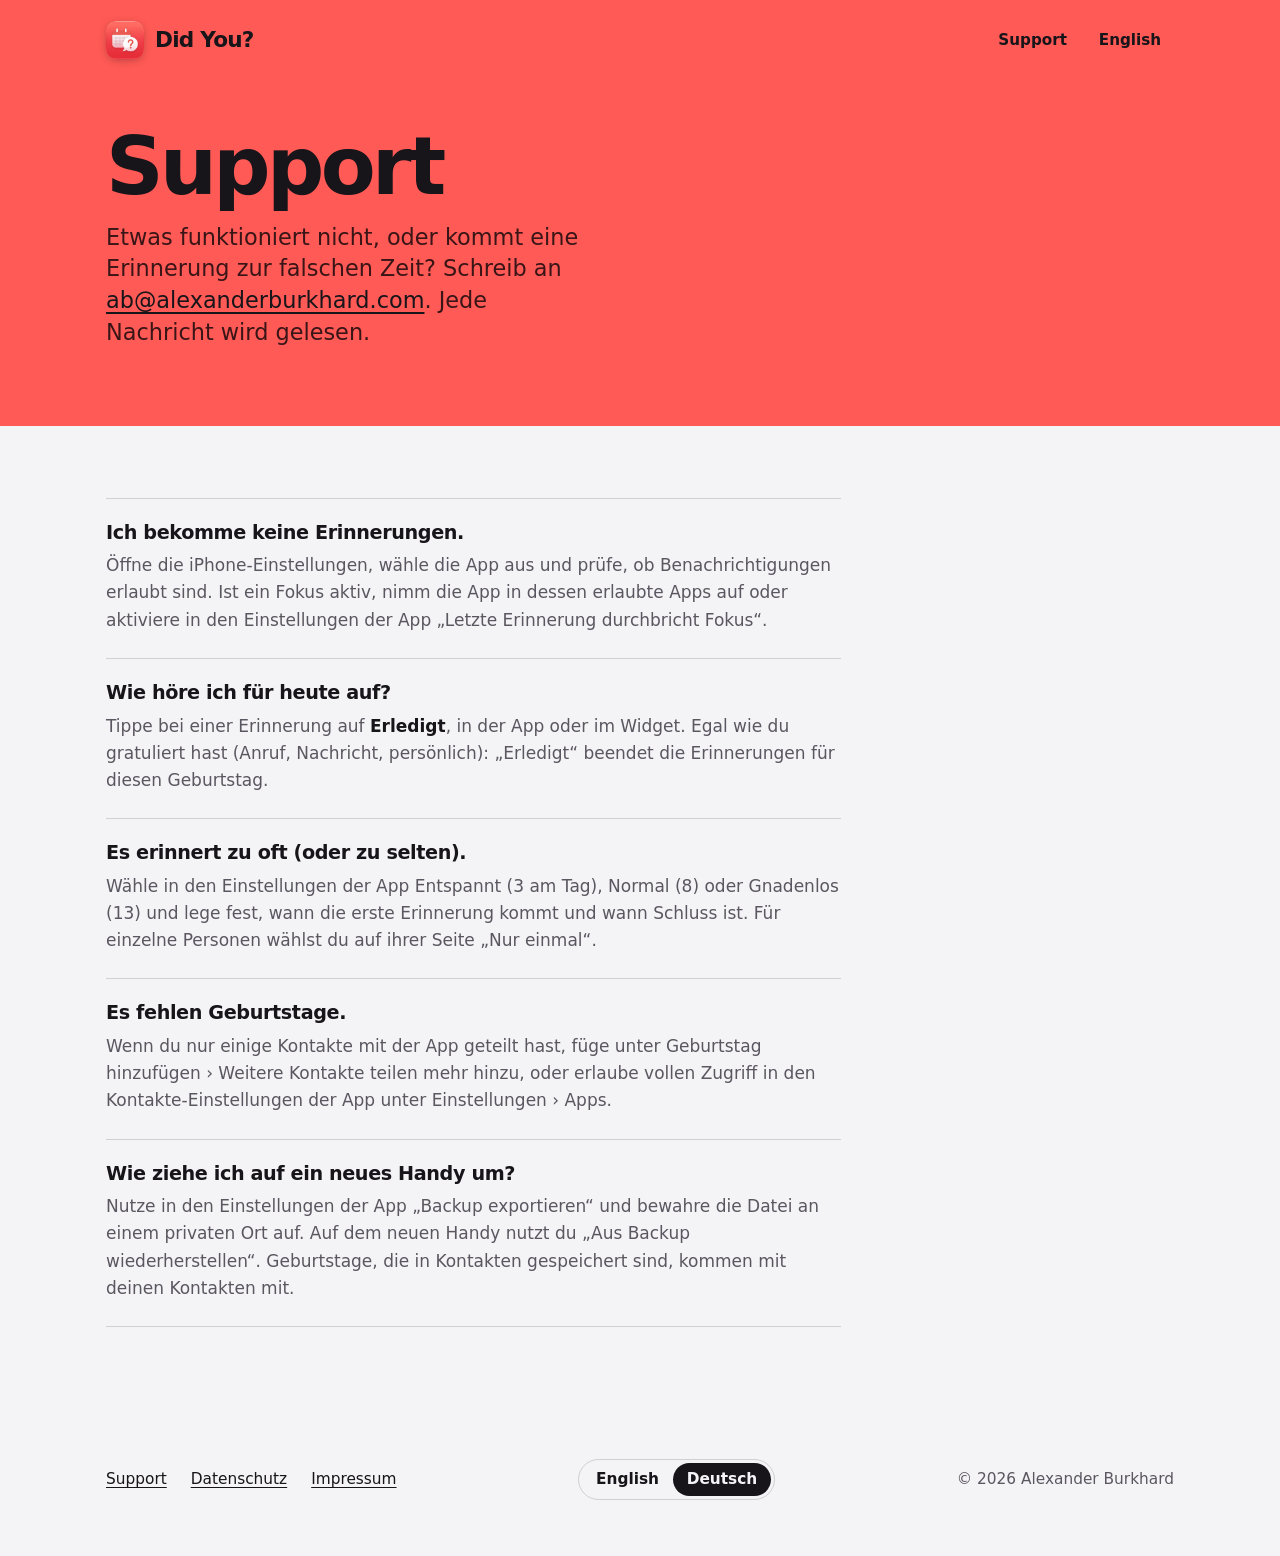
<file: de/support/index.html>
<!doctype html>
<html lang="de">
<head>
<meta charset="utf-8">
<meta name="viewport" content="width=device-width,initial-scale=1">
<title>Did You? – Support</title>
<meta name="description" content="Support für die Geburtstags-App, die dich erinnert, bis du wirklich gratuliert hast.">
<meta name="theme-color" content="#FF5A55">
<meta property="og:title" content="Did You? – Support">
<meta property="og:description" content="Support für die Geburtstags-App, die dich erinnert, bis du wirklich gratuliert hast.">
<meta property="og:type" content="website">
<link rel="canonical" href="https://didyou.alexanderburkhard.com/de/support/">
<link rel="alternate" hreflang="en" href="https://didyou.alexanderburkhard.com/support/">
<link rel="alternate" hreflang="de" href="https://didyou.alexanderburkhard.com/de/support/">
<link rel="alternate" hreflang="x-default" href="https://didyou.alexanderburkhard.com/support/">
<link rel="icon" href="../../favicon.svg" type="image/svg+xml">
<link rel="apple-touch-icon" href="../../apple-touch-icon.png">
<link rel="stylesheet" href="../../style.css">
</head>
<body>
<a class="skip" href="#main">Zum Inhalt springen</a>
<div class="coral">
  <div class="wrap">
    <header class="top">
  <a class="brand" href="../"><img src="../../img/icon.webp" alt="" width="38" height="38"><span>Did You?</span></a>
  <nav aria-label="Main">
    <a href="./">Support</a>
    <a href="../../support/" hreflang="en" lang="en">English</a>
  </nav>
</header>
    <div class="page-head">
      <h1>Support</h1>
      <p class="lede">Etwas funktioniert nicht, oder kommt eine Erinnerung zur falschen Zeit? Schreib an <a href="mailto:ab@alexanderburkhard.com?subject=Did%20You%3F%20Support">ab@alexanderburkhard.com</a>. Jede Nachricht wird gelesen.</p>
    </div>
  </div>
</div>
<main id="main" class="wrap page">
<dl class="faq">
  <div><dt>Ich bekomme keine Erinnerungen.</dt><dd>Öffne die iPhone-Einstellungen, wähle die App aus und prüfe, ob Benachrichtigungen erlaubt sind. Ist ein Fokus aktiv, nimm die App in dessen erlaubte Apps auf oder aktiviere in den Einstellungen der App „Letzte Erinnerung durchbricht Fokus“.</dd></div>
  <div><dt>Wie höre ich für heute auf?</dt><dd>Tippe bei einer Erinnerung auf <em>Erledigt</em>, in der App oder im Widget. Egal wie du gratuliert hast (Anruf, Nachricht, persönlich): „Erledigt“ beendet die Erinnerungen für diesen Geburtstag.</dd></div>
  <div><dt>Es erinnert zu oft (oder zu selten).</dt><dd>Wähle in den Einstellungen der App Entspannt (3 am Tag), Normal (8) oder Gnadenlos (13) und lege fest, wann die erste Erinnerung kommt und wann Schluss ist. Für einzelne Personen wählst du auf ihrer Seite „Nur einmal“.</dd></div>
  <div><dt>Es fehlen Geburtstage.</dt><dd>Wenn du nur einige Kontakte mit der App geteilt hast, füge unter Geburtstag hinzufügen › Weitere Kontakte teilen mehr hinzu, oder erlaube vollen Zugriff in den Kontakte-Einstellungen der App unter Einstellungen › Apps.</dd></div>
  <div><dt>Wie ziehe ich auf ein neues Handy um?</dt><dd>Nutze in den Einstellungen der App „Backup exportieren“ und bewahre die Datei an einem privaten Ort auf. Auf dem neuen Handy nutzt du „Aus Backup wiederherstellen“. Geburtstage, die in Kontakten gespeichert sind, kommen mit deinen Kontakten mit.</dd></div>
</dl>
</main>
<footer class="wrap foot">
  <nav aria-label="Footer">
    <a href="./">Support</a>
    <a href="../privacy/">Datenschutz</a>
    <a href="../../impressum/" hreflang="de" lang="de">Impressum</a>
  </nav>
  <div class="lang" aria-label="Language"><a href="../../support/" hreflang="en" lang="en">English</a><span aria-current="true">Deutsch</span></div>
  <span>© 2026 Alexander Burkhard</span>
</footer>
</body>
</html>
</file>
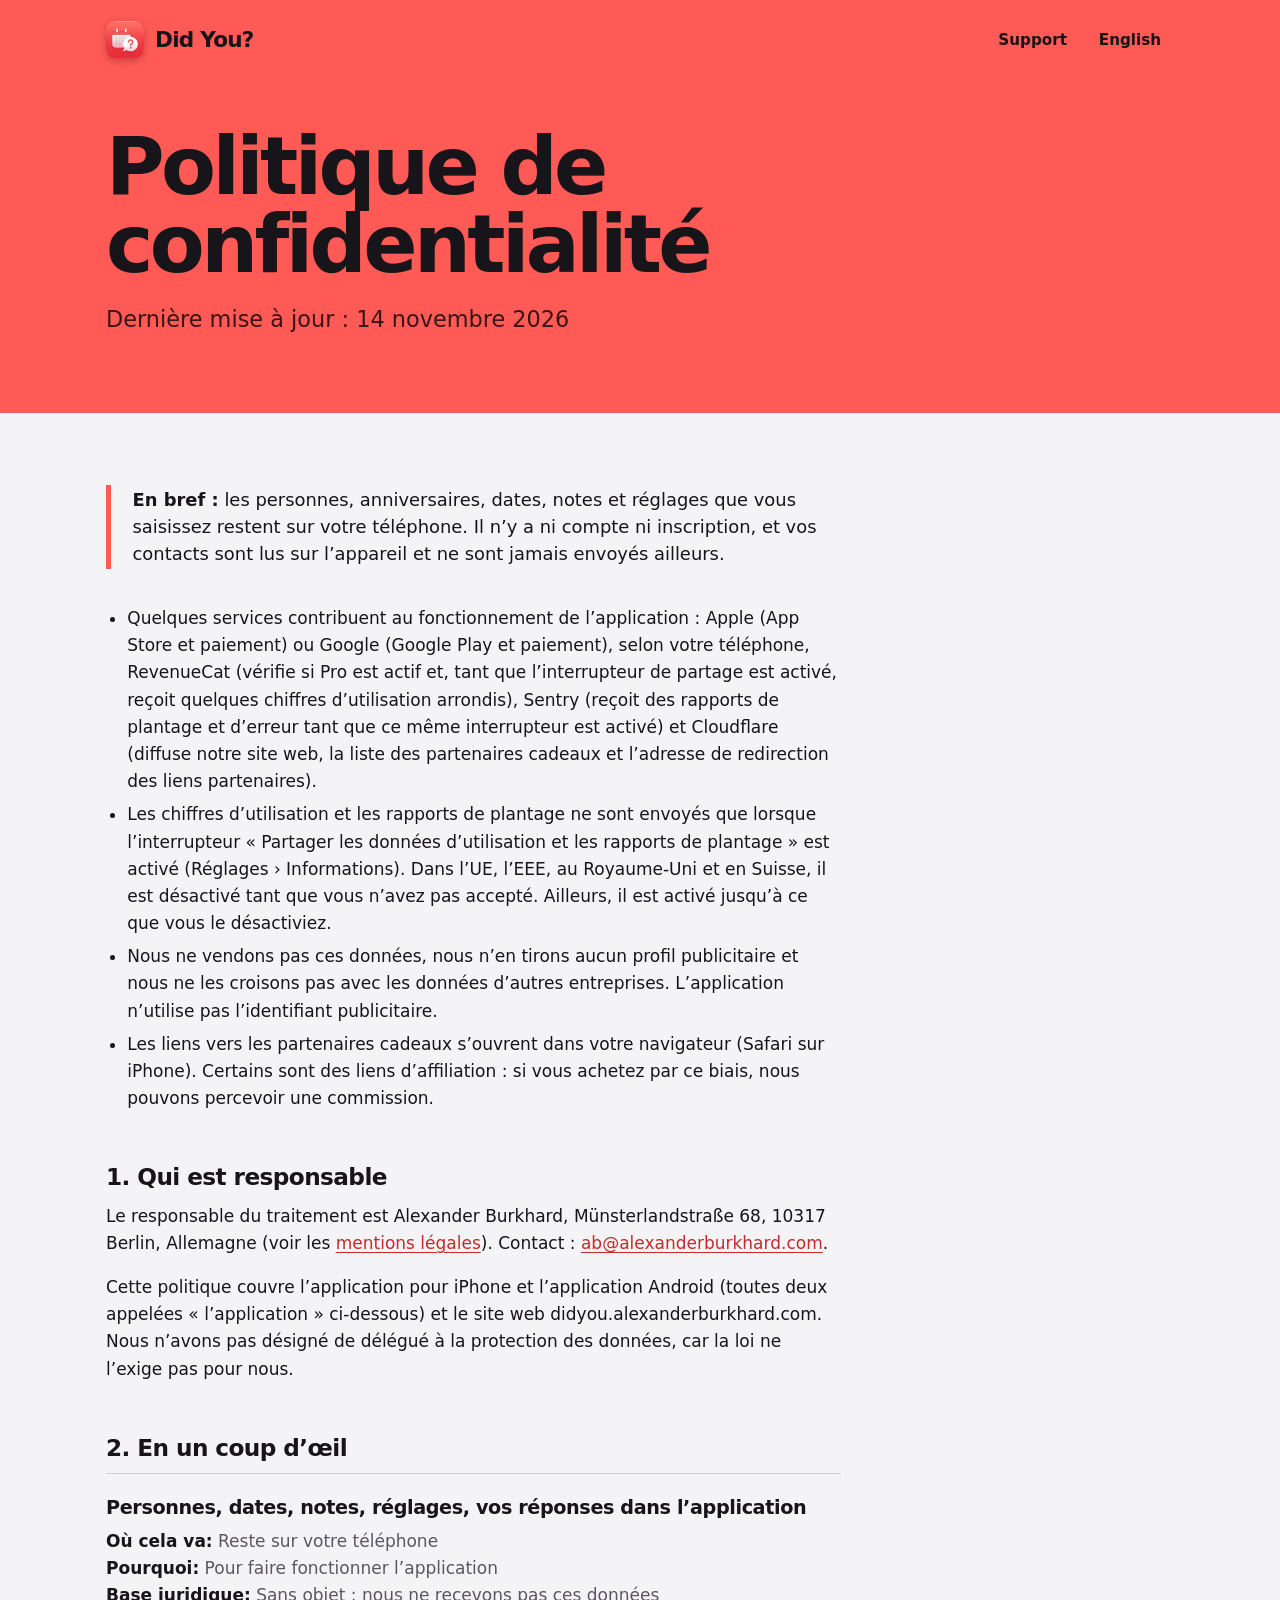
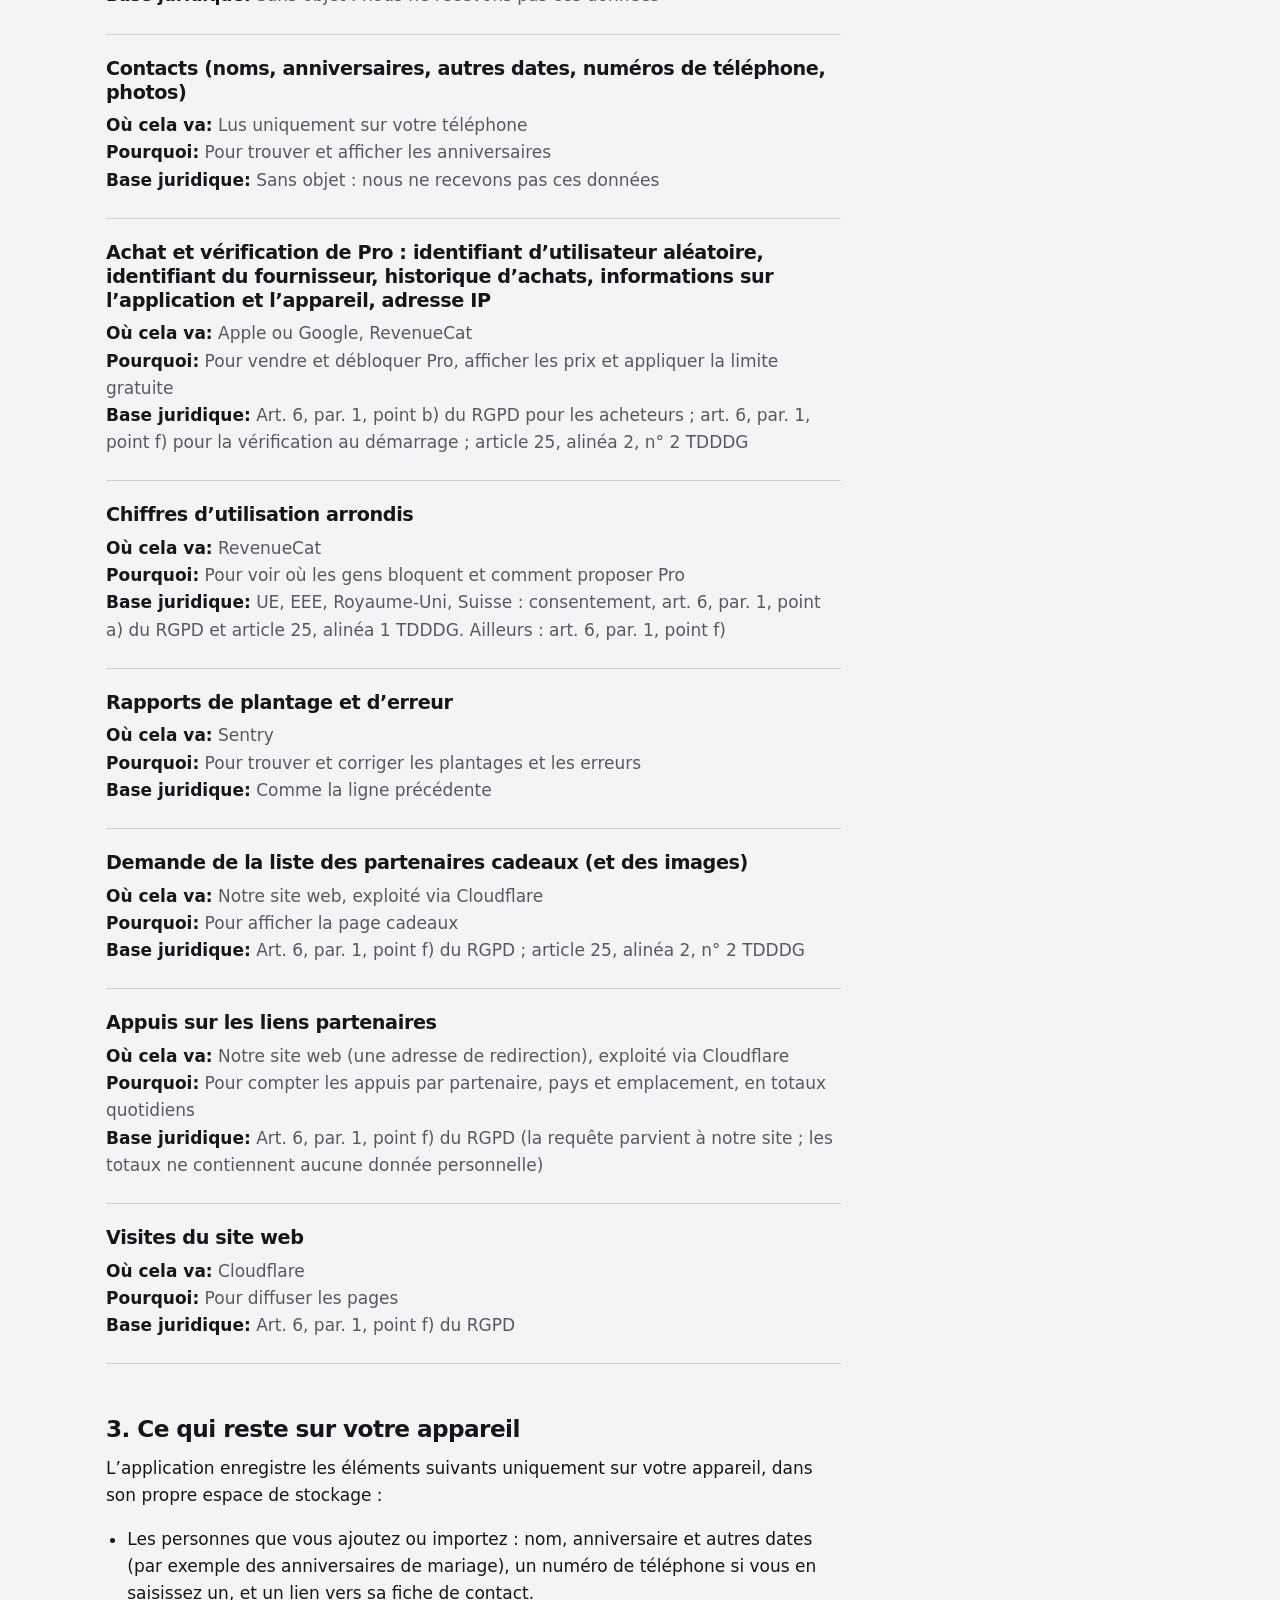
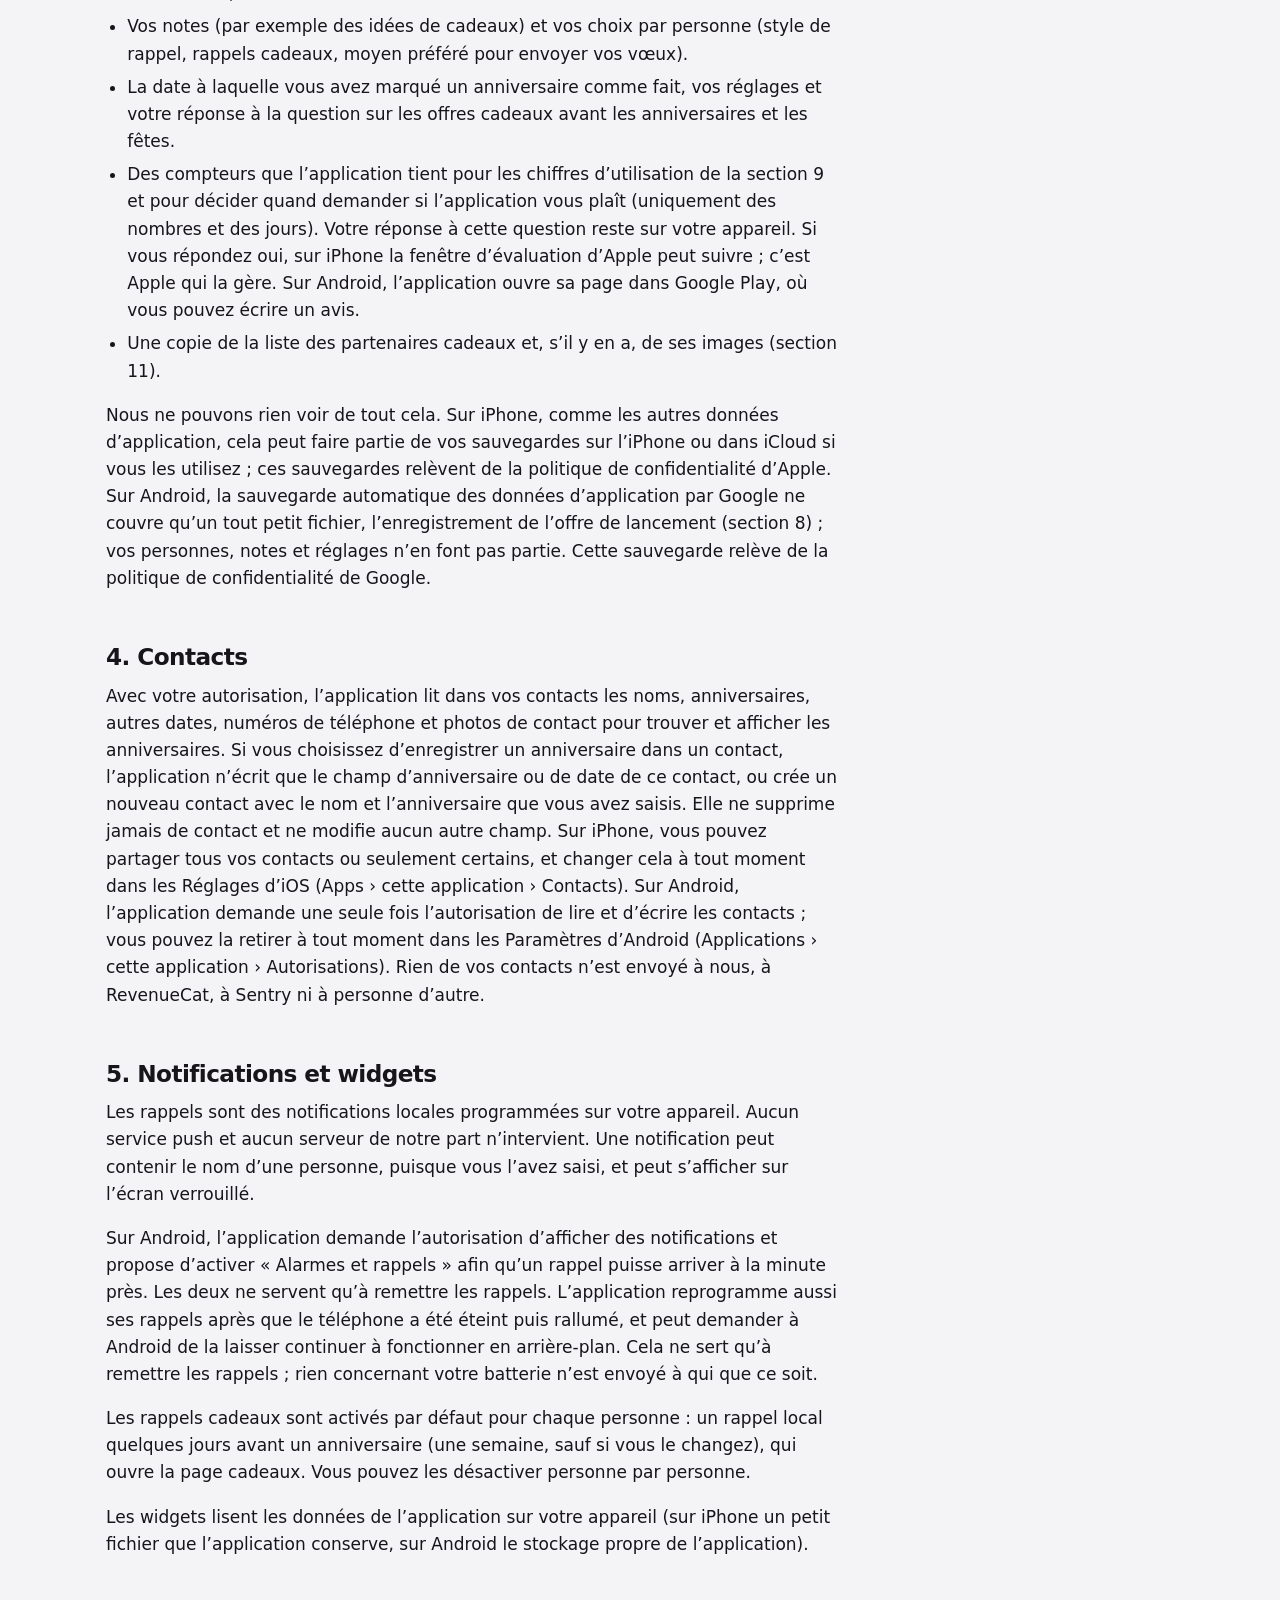
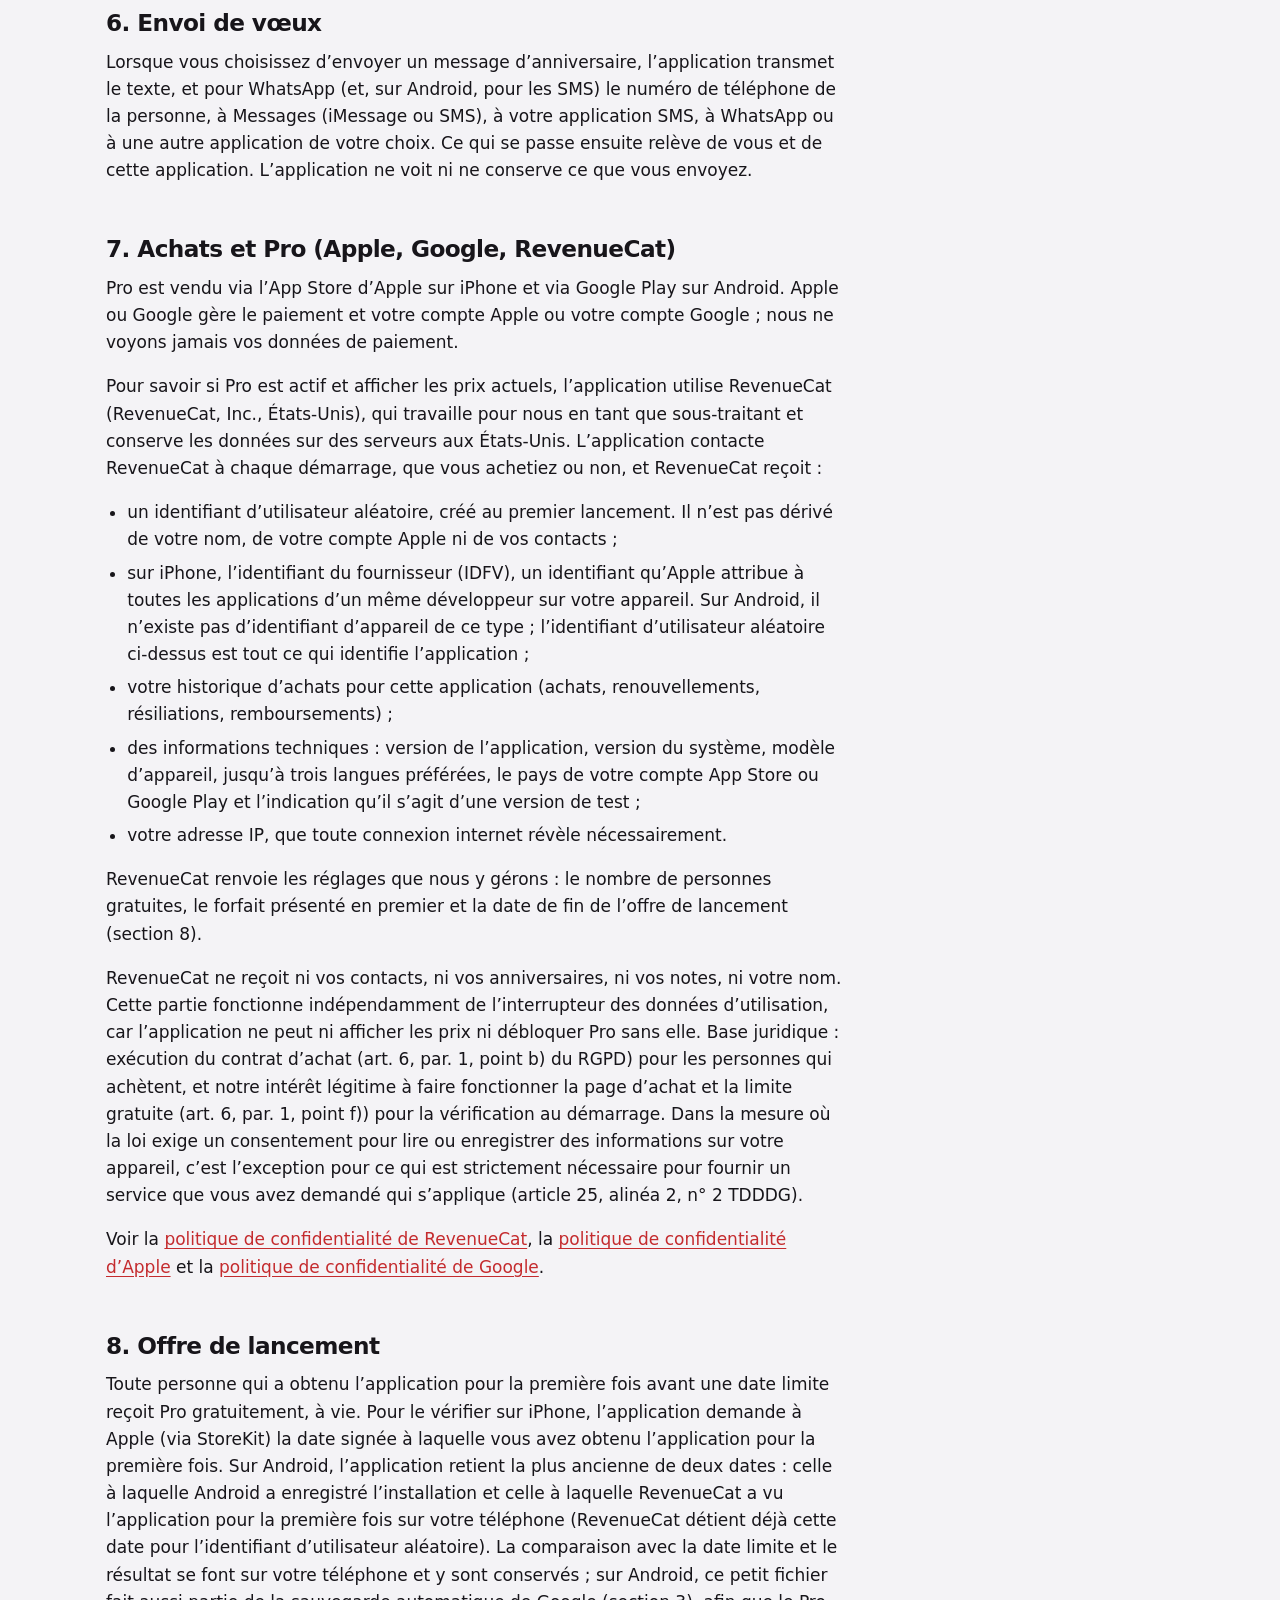
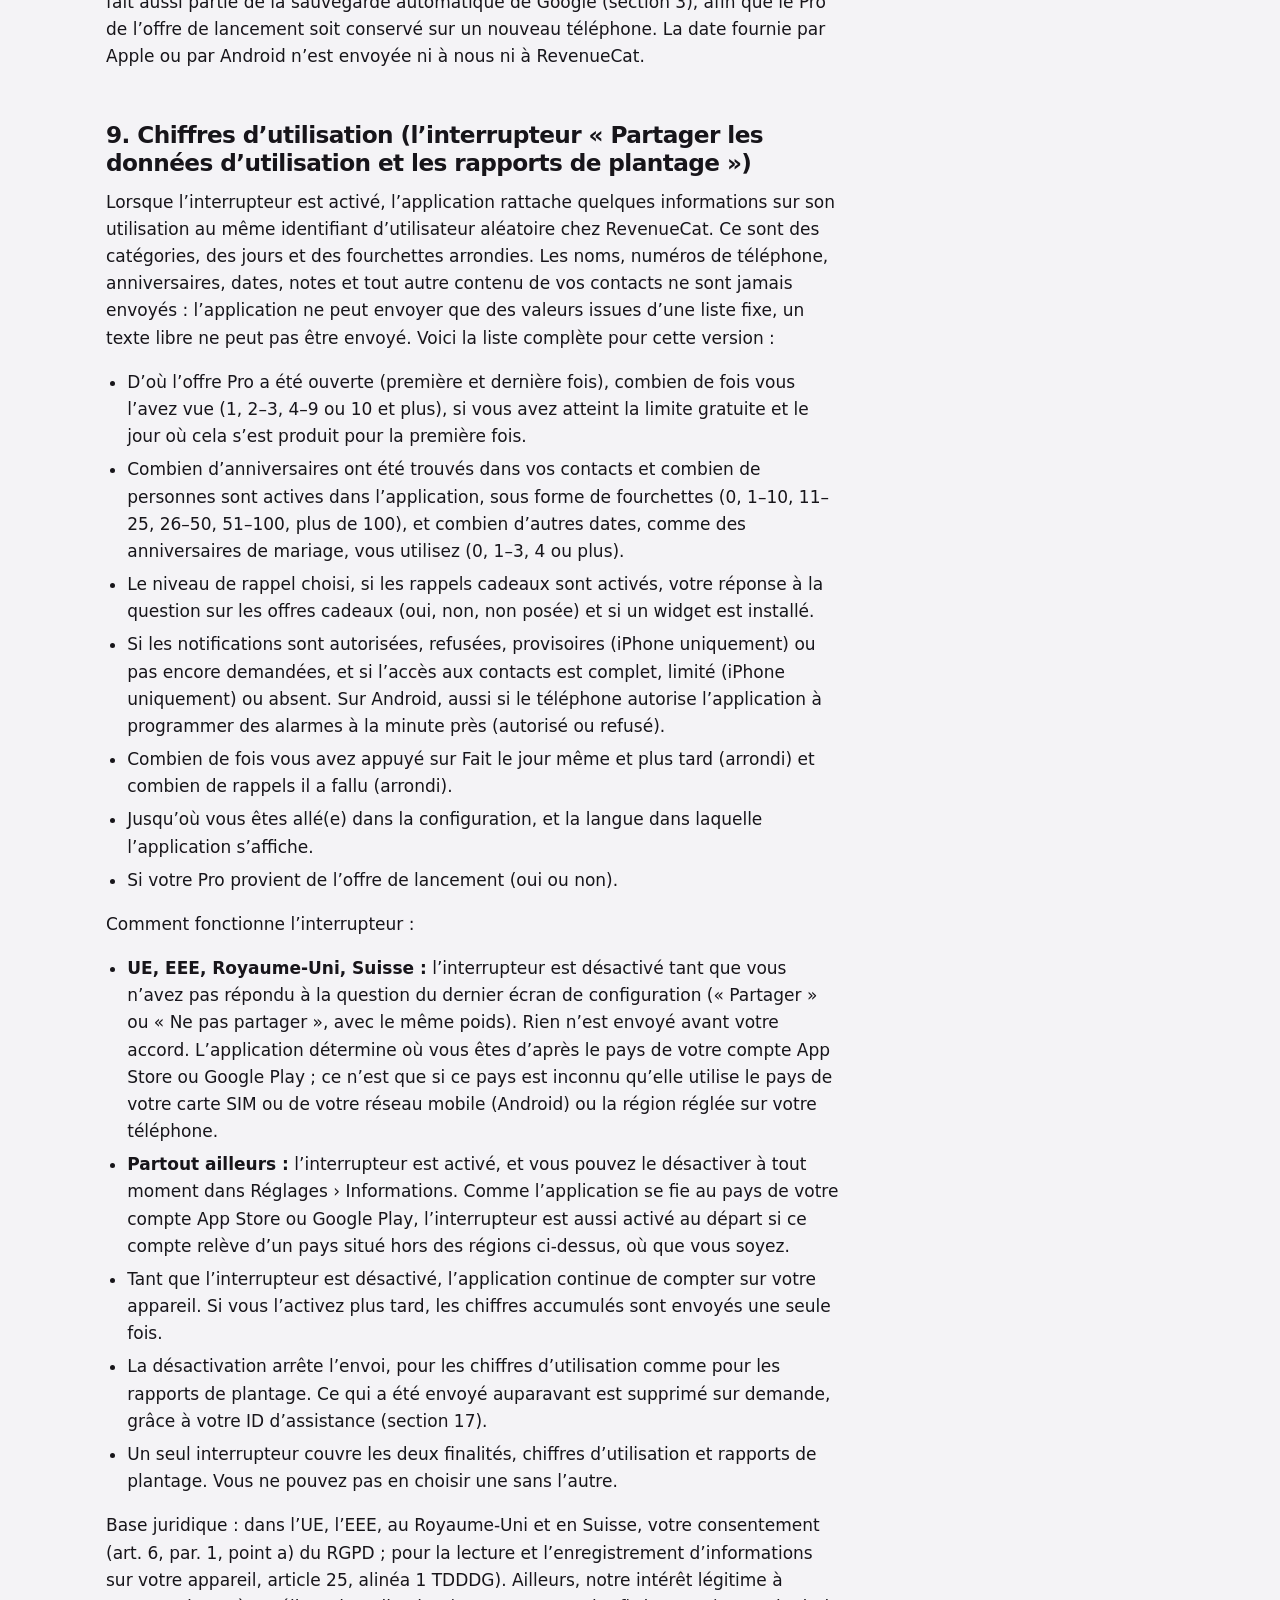
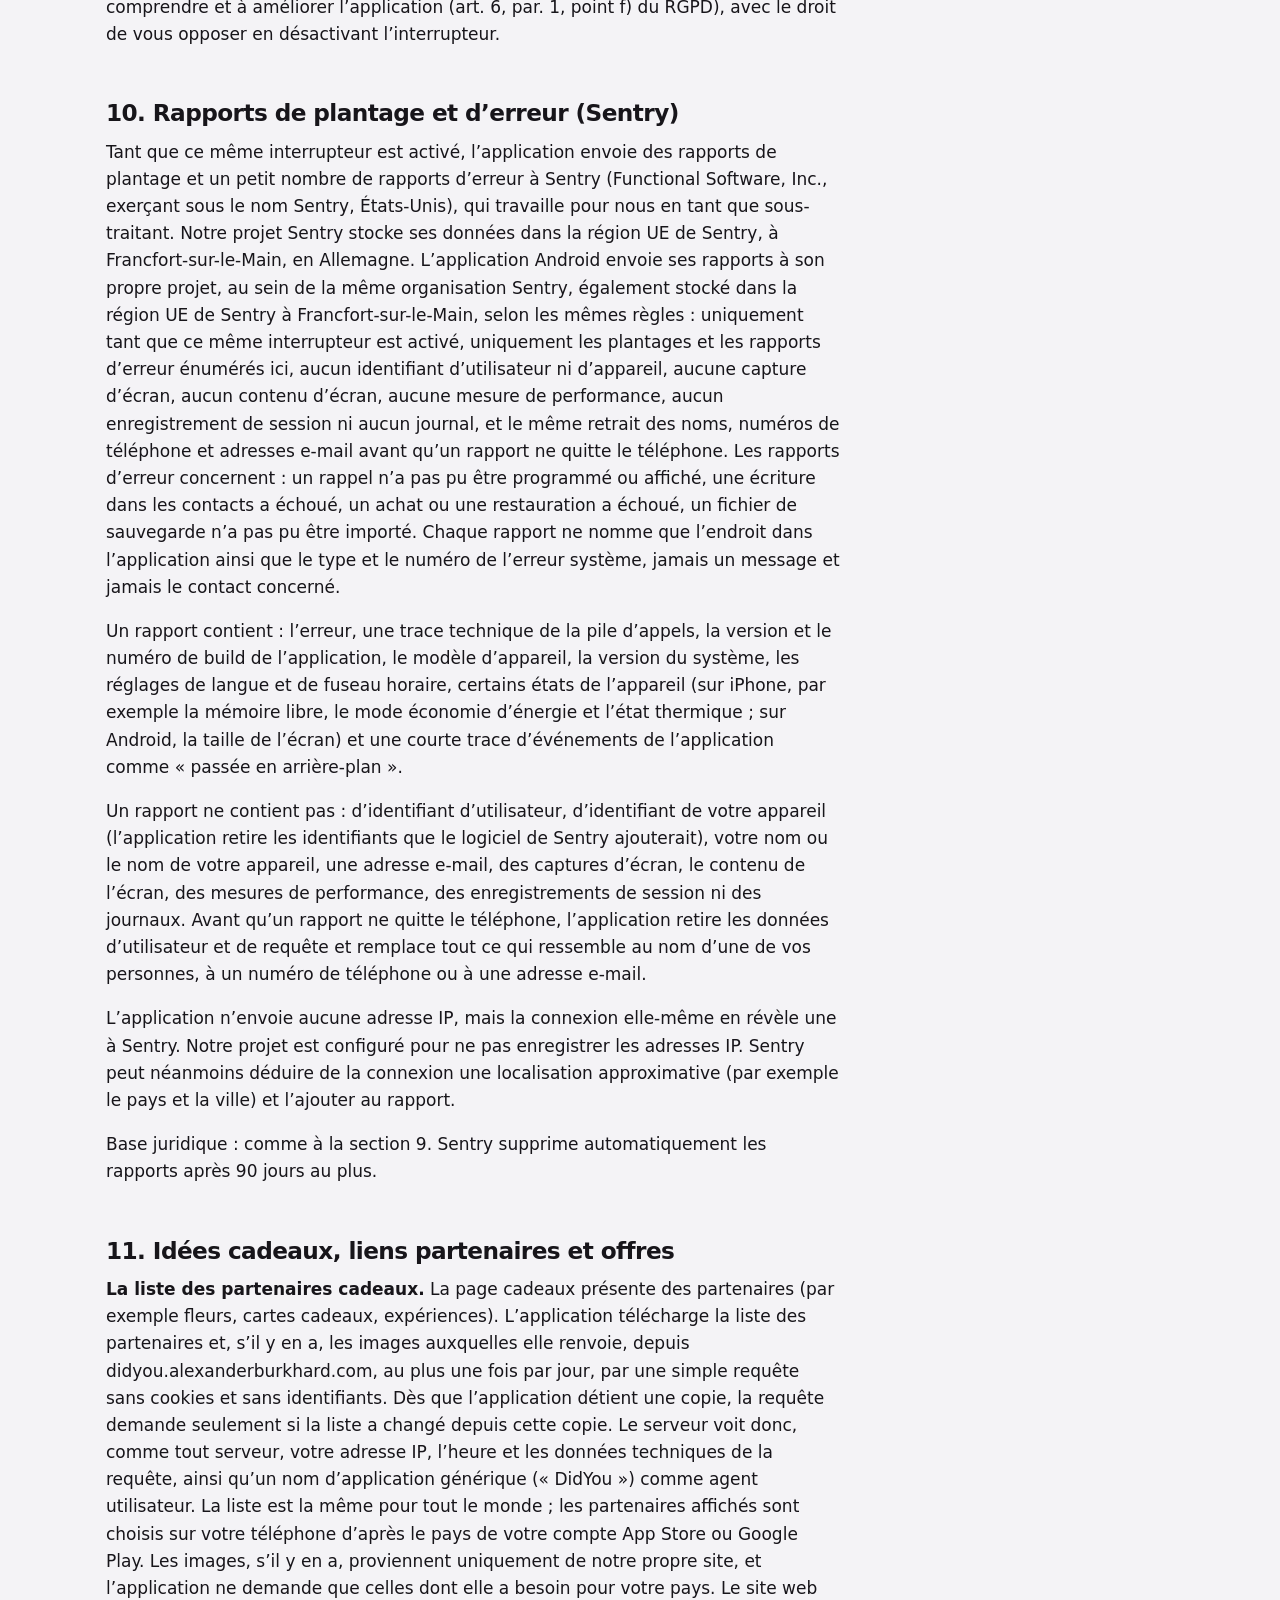
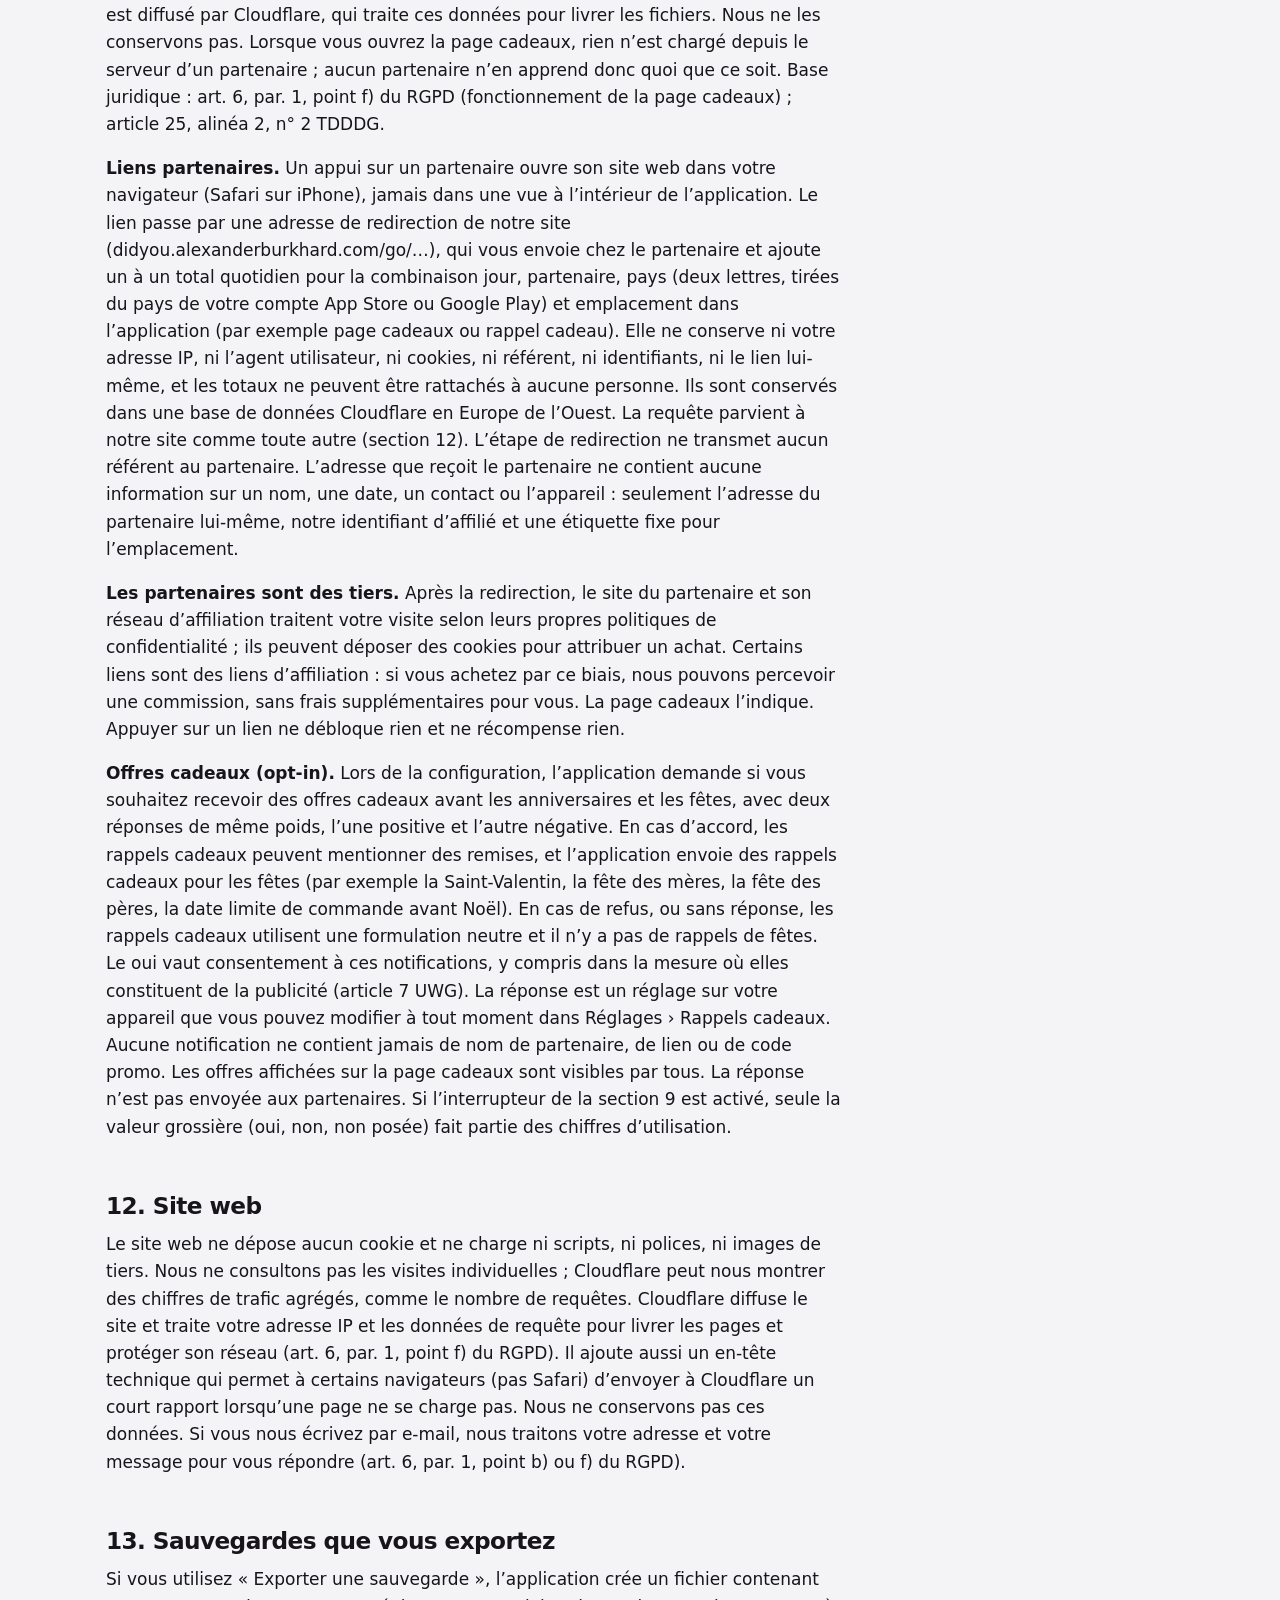
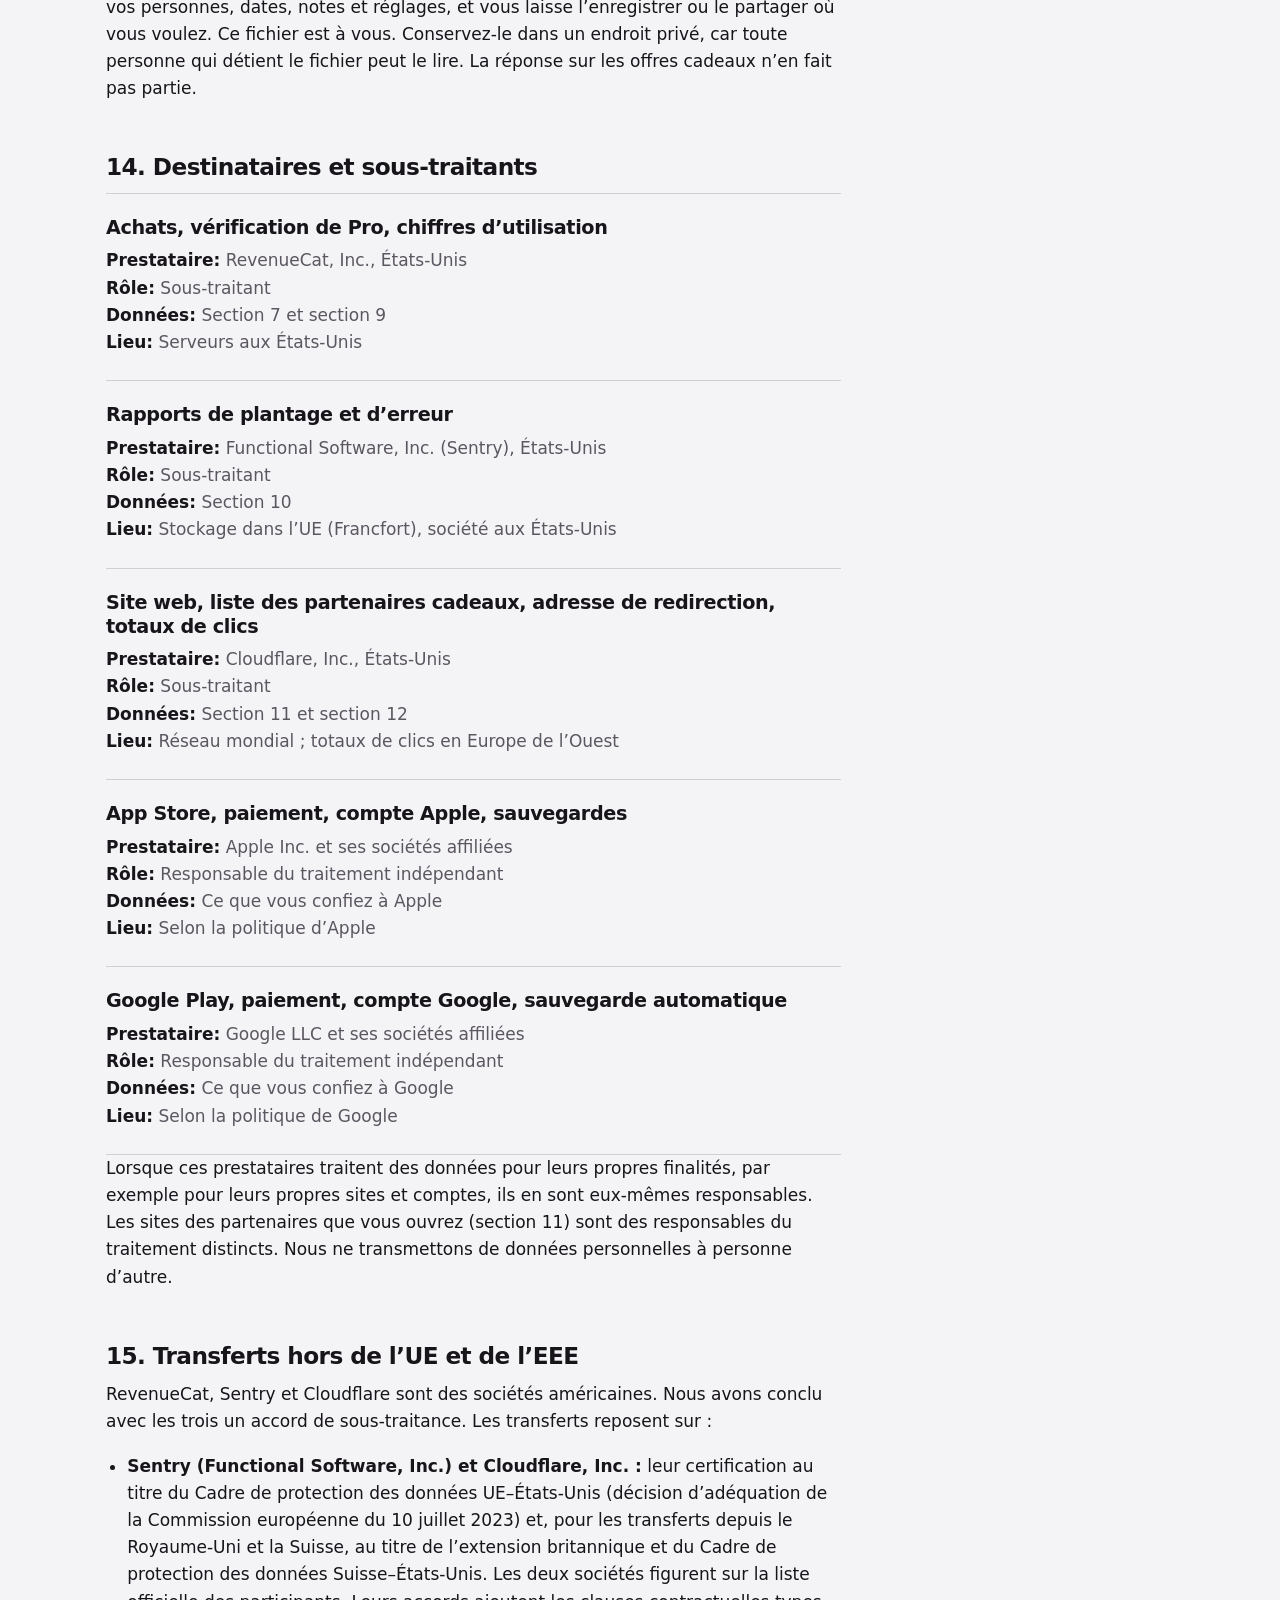
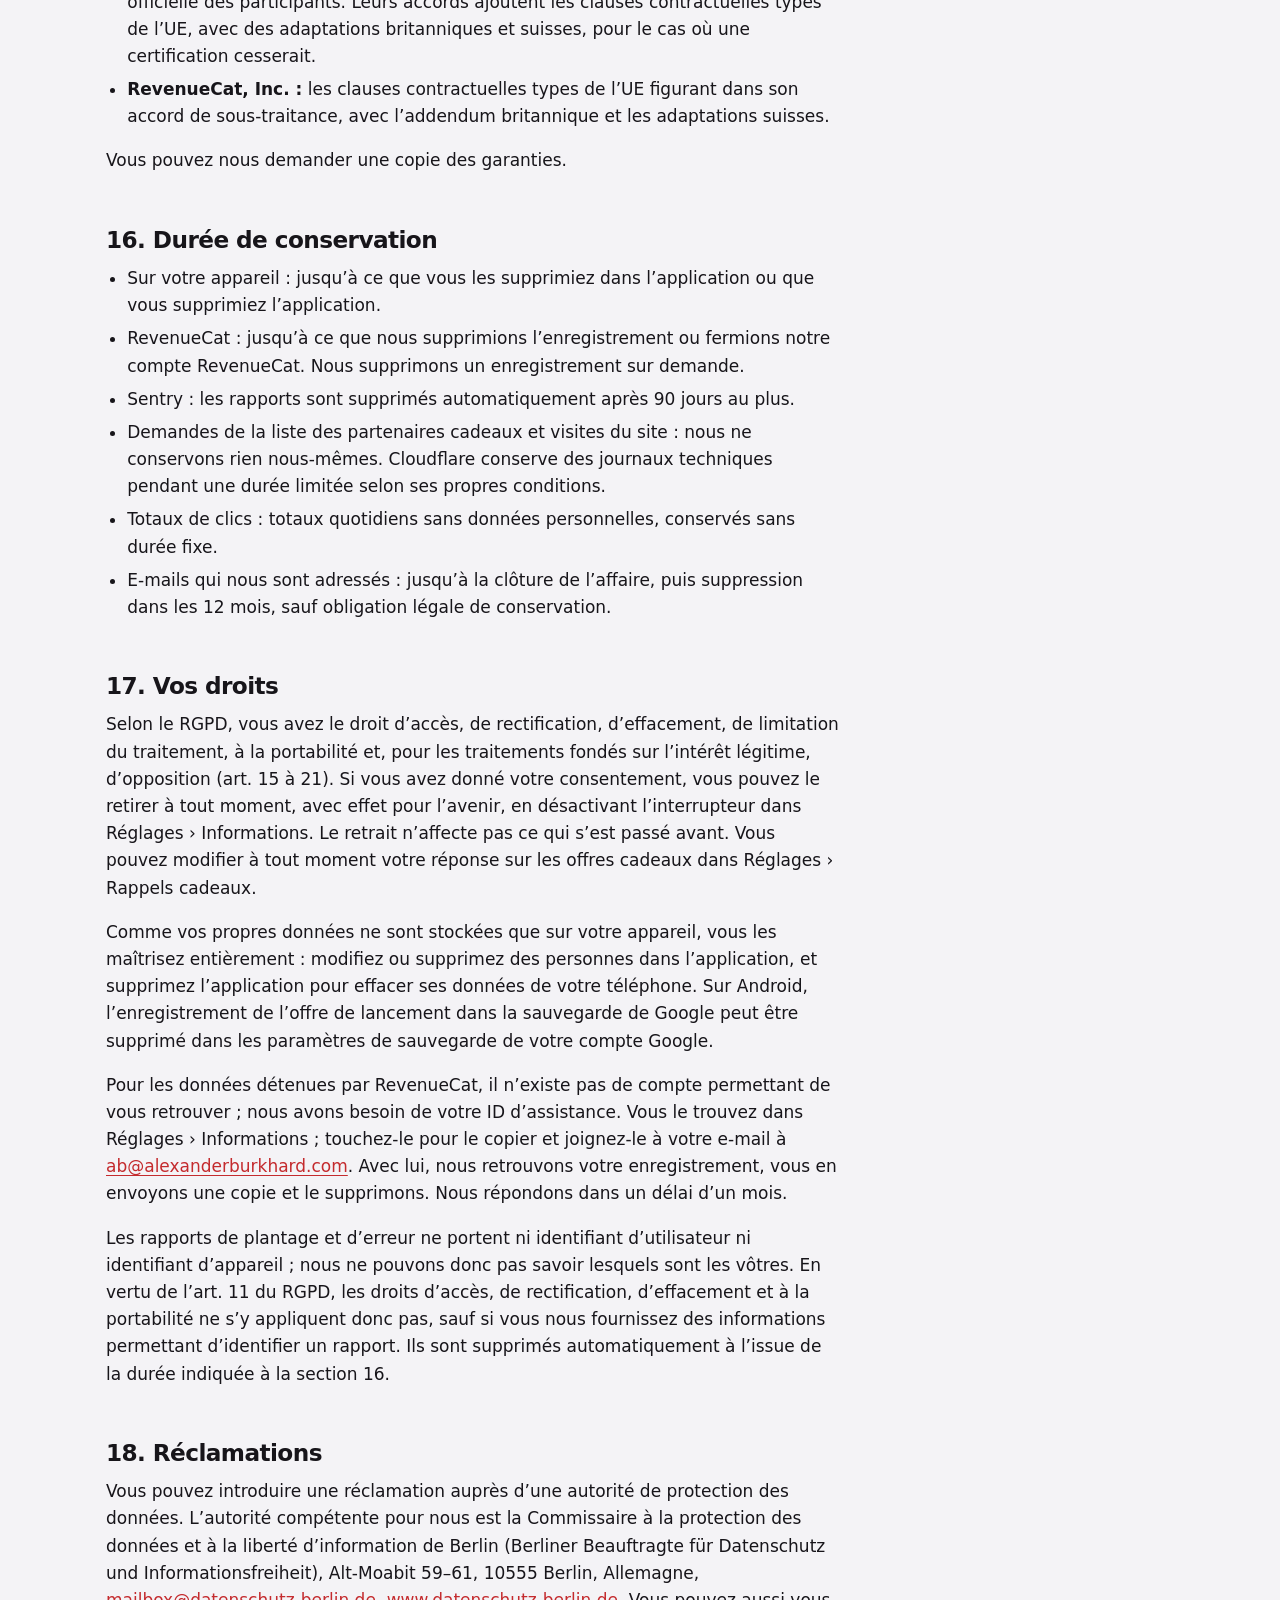
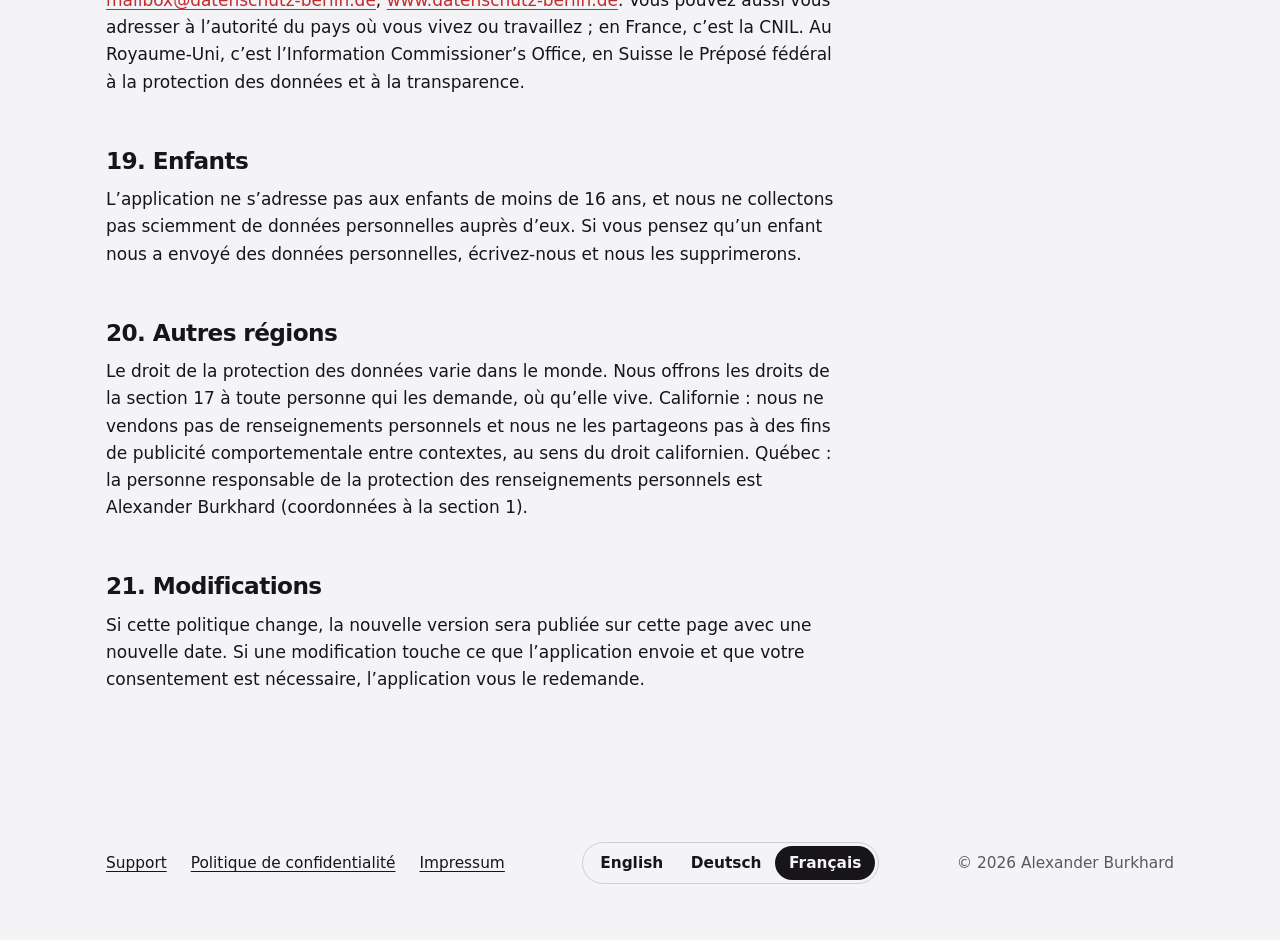
<file: fr/privacy/index.html>
<!doctype html>
<html lang="fr">
<head>
<meta charset="utf-8">
<meta name="viewport" content="width=device-width,initial-scale=1">
<title>Did You? – Politique de confidentialité</title>
<meta name="description" content="Politique de confidentialité. Vos contacts ne quittent jamais votre téléphone.">
<meta name="theme-color" content="#FF5A55">
<meta property="og:title" content="Did You? – Politique de confidentialité">
<meta property="og:description" content="Politique de confidentialité. Vos contacts ne quittent jamais votre téléphone.">
<meta property="og:type" content="website">
<link rel="canonical" href="https://didyou.alexanderburkhard.com/fr/privacy/">
<link rel="alternate" hreflang="en" href="https://didyou.alexanderburkhard.com/privacy/">
<link rel="alternate" hreflang="de" href="https://didyou.alexanderburkhard.com/de/privacy/">
<link rel="alternate" hreflang="fr" href="https://didyou.alexanderburkhard.com/fr/privacy/">
<link rel="alternate" hreflang="x-default" href="https://didyou.alexanderburkhard.com/privacy/">
<link rel="icon" href="../../favicon.svg" type="image/svg+xml">
<link rel="apple-touch-icon" href="../../apple-touch-icon.png">
<link rel="stylesheet" href="../../style.css">
</head>
<body>
<a class="skip" href="#main">Aller au contenu</a>
<div class="coral">
  <div class="wrap">
    <header class="top">
  <a class="brand" href="../../"><img src="../../img/icon.webp" alt="" width="38" height="38"><span>Did You?</span></a>
  <nav aria-label="Main">
    <a href="../../support/" hreflang="en" lang="en">Support</a>
    <a href="../../privacy/" hreflang="en" lang="en">English</a>
  </nav>
</header>
    <div class="page-head">
      <h1>Politique de confidentialité</h1>
      <p class="lede quiet" style="margin-top:.9em">Dernière mise à jour : 14 novembre 2026</p>
    </div>
  </div>
</div>
<main id="main" class="wrap page">
<div class="prose">
<p class="short"><strong>En bref :</strong> les personnes, anniversaires, dates, notes et réglages que vous saisissez restent sur votre téléphone. Il n’y a ni compte ni inscription, et vos contacts sont lus sur l’appareil et ne sont jamais envoyés ailleurs.</p>
<ul>
<li>Quelques services contribuent au fonctionnement de l’application : Apple (App Store et paiement) ou Google (Google Play et paiement), selon votre téléphone, RevenueCat (vérifie si Pro est actif et, tant que l’interrupteur de partage est activé, reçoit quelques chiffres d’utilisation arrondis), Sentry (reçoit des rapports de plantage et d’erreur tant que ce même interrupteur est activé) et Cloudflare (diffuse notre site web, la liste des partenaires cadeaux et l’adresse de redirection des liens partenaires).</li>
<li>Les chiffres d’utilisation et les rapports de plantage ne sont envoyés que lorsque l’interrupteur « Partager les données d’utilisation et les rapports de plantage » est activé (Réglages › Informations). Dans l’UE, l’EEE, au Royaume-Uni et en Suisse, il est désactivé tant que vous n’avez pas accepté. Ailleurs, il est activé jusqu’à ce que vous le désactiviez.</li>
<li>Nous ne vendons pas ces données, nous n’en tirons aucun profil publicitaire et nous ne les croisons pas avec les données d’autres entreprises. L’application n’utilise pas l’identifiant publicitaire.</li>
<li>Les liens vers les partenaires cadeaux s’ouvrent dans votre navigateur (Safari sur iPhone). Certains sont des liens d’affiliation : si vous achetez par ce biais, nous pouvons percevoir une commission.</li>
</ul>
<h2 id="s1">1. Qui est responsable</h2>
<p>Le responsable du traitement est Alexander Burkhard, Münsterlandstraße 68, 10317 Berlin, Allemagne (voir les <a href="../../impressum/">mentions légales</a>). Contact : <a href="mailto:ab@alexanderburkhard.com">ab@alexanderburkhard.com</a>.</p>
<p>Cette politique couvre l’application pour iPhone et l’application Android (toutes deux appelées « l’application » ci-dessous) et le site web didyou.alexanderburkhard.com. Nous n’avons pas désigné de délégué à la protection des données, car la loi ne l’exige pas pour nous.</p>
<h2 id="s2">2. En un coup d’œil</h2>
<dl class="faq">
<div><dt>Personnes, dates, notes, réglages, vos réponses dans l’application</dt><dd><em>Où cela va:</em> Reste sur votre téléphone<br>
<em>Pourquoi:</em> Pour faire fonctionner l’application<br>
<em>Base juridique:</em> Sans objet : nous ne recevons pas ces données</dd></div>
<div><dt>Contacts (noms, anniversaires, autres dates, numéros de téléphone, photos)</dt><dd><em>Où cela va:</em> Lus uniquement sur votre téléphone<br>
<em>Pourquoi:</em> Pour trouver et afficher les anniversaires<br>
<em>Base juridique:</em> Sans objet : nous ne recevons pas ces données</dd></div>
<div><dt>Achat et vérification de Pro : identifiant d’utilisateur aléatoire, identifiant du fournisseur, historique d’achats, informations sur l’application et l’appareil, adresse IP</dt><dd><em>Où cela va:</em> Apple ou Google, RevenueCat<br>
<em>Pourquoi:</em> Pour vendre et débloquer Pro, afficher les prix et appliquer la limite gratuite<br>
<em>Base juridique:</em> Art. 6, par. 1, point b) du RGPD pour les acheteurs ; art. 6, par. 1, point f) pour la vérification au démarrage ; article 25, alinéa 2, n° 2 TDDDG</dd></div>
<div><dt>Chiffres d’utilisation arrondis</dt><dd><em>Où cela va:</em> RevenueCat<br>
<em>Pourquoi:</em> Pour voir où les gens bloquent et comment proposer Pro<br>
<em>Base juridique:</em> UE, EEE, Royaume-Uni, Suisse : consentement, art. 6, par. 1, point a) du RGPD et article 25, alinéa 1 TDDDG. Ailleurs : art. 6, par. 1, point f)</dd></div>
<div><dt>Rapports de plantage et d’erreur</dt><dd><em>Où cela va:</em> Sentry<br>
<em>Pourquoi:</em> Pour trouver et corriger les plantages et les erreurs<br>
<em>Base juridique:</em> Comme la ligne précédente</dd></div>
<div><dt>Demande de la liste des partenaires cadeaux (et des images)</dt><dd><em>Où cela va:</em> Notre site web, exploité via Cloudflare<br>
<em>Pourquoi:</em> Pour afficher la page cadeaux<br>
<em>Base juridique:</em> Art. 6, par. 1, point f) du RGPD ; article 25, alinéa 2, n° 2 TDDDG</dd></div>
<div><dt>Appuis sur les liens partenaires</dt><dd><em>Où cela va:</em> Notre site web (une adresse de redirection), exploité via Cloudflare<br>
<em>Pourquoi:</em> Pour compter les appuis par partenaire, pays et emplacement, en totaux quotidiens<br>
<em>Base juridique:</em> Art. 6, par. 1, point f) du RGPD (la requête parvient à notre site ; les totaux ne contiennent aucune donnée personnelle)</dd></div>
<div><dt>Visites du site web</dt><dd><em>Où cela va:</em> Cloudflare<br>
<em>Pourquoi:</em> Pour diffuser les pages<br>
<em>Base juridique:</em> Art. 6, par. 1, point f) du RGPD</dd></div>
</dl>
<h2 id="s3">3. Ce qui reste sur votre appareil</h2>
<p>L’application enregistre les éléments suivants uniquement sur votre appareil, dans son propre espace de stockage :</p>
<ul>
<li>Les personnes que vous ajoutez ou importez : nom, anniversaire et autres dates (par exemple des anniversaires de mariage), un numéro de téléphone si vous en saisissez un, et un lien vers sa fiche de contact.</li>
<li>Vos notes (par exemple des idées de cadeaux) et vos choix par personne (style de rappel, rappels cadeaux, moyen préféré pour envoyer vos vœux).</li>
<li>La date à laquelle vous avez marqué un anniversaire comme fait, vos réglages et votre réponse à la question sur les offres cadeaux avant les anniversaires et les fêtes.</li>
<li>Des compteurs que l’application tient pour les chiffres d’utilisation de la section 9 et pour décider quand demander si l’application vous plaît (uniquement des nombres et des jours). Votre réponse à cette question reste sur votre appareil. Si vous répondez oui, sur iPhone la fenêtre d’évaluation d’Apple peut suivre ; c’est Apple qui la gère. Sur Android, l’application ouvre sa page dans Google Play, où vous pouvez écrire un avis.</li>
<li>Une copie de la liste des partenaires cadeaux et, s’il y en a, de ses images (section 11).</li>
</ul>
<p>Nous ne pouvons rien voir de tout cela. Sur iPhone, comme les autres données d’application, cela peut faire partie de vos sauvegardes sur l’iPhone ou dans iCloud si vous les utilisez ; ces sauvegardes relèvent de la politique de confidentialité d’Apple. Sur Android, la sauvegarde automatique des données d’application par Google ne couvre qu’un tout petit fichier, l’enregistrement de l’offre de lancement (section 8) ; vos personnes, notes et réglages n’en font pas partie. Cette sauvegarde relève de la politique de confidentialité de Google.</p>
<h2 id="s4">4. Contacts</h2>
<p>Avec votre autorisation, l’application lit dans vos contacts les noms, anniversaires, autres dates, numéros de téléphone et photos de contact pour trouver et afficher les anniversaires. Si vous choisissez d’enregistrer un anniversaire dans un contact, l’application n’écrit que le champ d’anniversaire ou de date de ce contact, ou crée un nouveau contact avec le nom et l’anniversaire que vous avez saisis. Elle ne supprime jamais de contact et ne modifie aucun autre champ. Sur iPhone, vous pouvez partager tous vos contacts ou seulement certains, et changer cela à tout moment dans les Réglages d’iOS (Apps › cette application › Contacts). Sur Android, l’application demande une seule fois l’autorisation de lire et d’écrire les contacts ; vous pouvez la retirer à tout moment dans les Paramètres d’Android (Applications › cette application › Autorisations). Rien de vos contacts n’est envoyé à nous, à RevenueCat, à Sentry ni à personne d’autre.</p>
<h2 id="s5">5. Notifications et widgets</h2>
<p>Les rappels sont des notifications locales programmées sur votre appareil. Aucun service push et aucun serveur de notre part n’intervient. Une notification peut contenir le nom d’une personne, puisque vous l’avez saisi, et peut s’afficher sur l’écran verrouillé.</p>
<p>Sur Android, l’application demande l’autorisation d’afficher des notifications et propose d’activer « Alarmes et rappels » afin qu’un rappel puisse arriver à la minute près. Les deux ne servent qu’à remettre les rappels. L’application reprogramme aussi ses rappels après que le téléphone a été éteint puis rallumé, et peut demander à Android de la laisser continuer à fonctionner en arrière-plan. Cela ne sert qu’à remettre les rappels ; rien concernant votre batterie n’est envoyé à qui que ce soit.</p>
<p>Les rappels cadeaux sont activés par défaut pour chaque personne : un rappel local quelques jours avant un anniversaire (une semaine, sauf si vous le changez), qui ouvre la page cadeaux. Vous pouvez les désactiver personne par personne.</p>
<p>Les widgets lisent les données de l’application sur votre appareil (sur iPhone un petit fichier que l’application conserve, sur Android le stockage propre de l’application).</p>
<h2 id="s6">6. Envoi de vœux</h2>
<p>Lorsque vous choisissez d’envoyer un message d’anniversaire, l’application transmet le texte, et pour WhatsApp (et, sur Android, pour les SMS) le numéro de téléphone de la personne, à Messages (iMessage ou SMS), à votre application SMS, à WhatsApp ou à une autre application de votre choix. Ce qui se passe ensuite relève de vous et de cette application. L’application ne voit ni ne conserve ce que vous envoyez.</p>
<h2 id="s7">7. Achats et Pro (Apple, Google, RevenueCat)</h2>
<p>Pro est vendu via l’App Store d’Apple sur iPhone et via Google Play sur Android. Apple ou Google gère le paiement et votre compte Apple ou votre compte Google ; nous ne voyons jamais vos données de paiement.</p>
<p>Pour savoir si Pro est actif et afficher les prix actuels, l’application utilise RevenueCat (RevenueCat, Inc., États-Unis), qui travaille pour nous en tant que sous-traitant et conserve les données sur des serveurs aux États-Unis. L’application contacte RevenueCat à chaque démarrage, que vous achetiez ou non, et RevenueCat reçoit :</p>
<ul>
<li>un identifiant d’utilisateur aléatoire, créé au premier lancement. Il n’est pas dérivé de votre nom, de votre compte Apple ni de vos contacts ;</li>
<li>sur iPhone, l’identifiant du fournisseur (IDFV), un identifiant qu’Apple attribue à toutes les applications d’un même développeur sur votre appareil. Sur Android, il n’existe pas d’identifiant d’appareil de ce type ; l’identifiant d’utilisateur aléatoire ci-dessus est tout ce qui identifie l’application ;</li>
<li>votre historique d’achats pour cette application (achats, renouvellements, résiliations, remboursements) ;</li>
<li>des informations techniques : version de l’application, version du système, modèle d’appareil, jusqu’à trois langues préférées, le pays de votre compte App Store ou Google Play et l’indication qu’il s’agit d’une version de test ;</li>
<li>votre adresse IP, que toute connexion internet révèle nécessairement.</li>
</ul>
<p>RevenueCat renvoie les réglages que nous y gérons : le nombre de personnes gratuites, le forfait présenté en premier et la date de fin de l’offre de lancement (section 8).</p>
<p>RevenueCat ne reçoit ni vos contacts, ni vos anniversaires, ni vos notes, ni votre nom. Cette partie fonctionne indépendamment de l’interrupteur des données d’utilisation, car l’application ne peut ni afficher les prix ni débloquer Pro sans elle. Base juridique : exécution du contrat d’achat (art. 6, par. 1, point b) du RGPD) pour les personnes qui achètent, et notre intérêt légitime à faire fonctionner la page d’achat et la limite gratuite (art. 6, par. 1, point f)) pour la vérification au démarrage. Dans la mesure où la loi exige un consentement pour lire ou enregistrer des informations sur votre appareil, c’est l’exception pour ce qui est strictement nécessaire pour fournir un service que vous avez demandé qui s’applique (article 25, alinéa 2, n° 2 TDDDG).</p>
<p>Voir la <a href="https://www.revenuecat.com/privacy">politique de confidentialité de RevenueCat</a>, la <a href="https://www.apple.com/legal/privacy/">politique de confidentialité d’Apple</a> et la <a href="https://policies.google.com/privacy">politique de confidentialité de Google</a>.</p>
<h2 id="s8">8. Offre de lancement</h2>
<p>Toute personne qui a obtenu l’application pour la première fois avant une date limite reçoit Pro gratuitement, à vie. Pour le vérifier sur iPhone, l’application demande à Apple (via StoreKit) la date signée à laquelle vous avez obtenu l’application pour la première fois. Sur Android, l’application retient la plus ancienne de deux dates : celle à laquelle Android a enregistré l’installation et celle à laquelle RevenueCat a vu l’application pour la première fois sur votre téléphone (RevenueCat détient déjà cette date pour l’identifiant d’utilisateur aléatoire). La comparaison avec la date limite et le résultat se font sur votre téléphone et y sont conservés ; sur Android, ce petit fichier fait aussi partie de la sauvegarde automatique de Google (section 3), afin que le Pro de l’offre de lancement soit conservé sur un nouveau téléphone. La date fournie par Apple ou par Android n’est envoyée ni à nous ni à RevenueCat.</p>
<h2 id="s9">9. Chiffres d’utilisation (l’interrupteur « Partager les données d’utilisation et les rapports de plantage »)</h2>
<p>Lorsque l’interrupteur est activé, l’application rattache quelques informations sur son utilisation au même identifiant d’utilisateur aléatoire chez RevenueCat. Ce sont des catégories, des jours et des fourchettes arrondies. Les noms, numéros de téléphone, anniversaires, dates, notes et tout autre contenu de vos contacts ne sont jamais envoyés : l’application ne peut envoyer que des valeurs issues d’une liste fixe, un texte libre ne peut pas être envoyé. Voici la liste complète pour cette version :</p>
<ul>
<li>D’où l’offre Pro a été ouverte (première et dernière fois), combien de fois vous l’avez vue (1, 2–3, 4–9 ou 10 et plus), si vous avez atteint la limite gratuite et le jour où cela s’est produit pour la première fois.</li>
<li>Combien d’anniversaires ont été trouvés dans vos contacts et combien de personnes sont actives dans l’application, sous forme de fourchettes (0, 1–10, 11–25, 26–50, 51–100, plus de 100), et combien d’autres dates, comme des anniversaires de mariage, vous utilisez (0, 1–3, 4 ou plus).</li>
<li>Le niveau de rappel choisi, si les rappels cadeaux sont activés, votre réponse à la question sur les offres cadeaux (oui, non, non posée) et si un widget est installé.</li>
<li>Si les notifications sont autorisées, refusées, provisoires (iPhone uniquement) ou pas encore demandées, et si l’accès aux contacts est complet, limité (iPhone uniquement) ou absent. Sur Android, aussi si le téléphone autorise l’application à programmer des alarmes à la minute près (autorisé ou refusé).</li>
<li>Combien de fois vous avez appuyé sur Fait le jour même et plus tard (arrondi) et combien de rappels il a fallu (arrondi).</li>
<li>Jusqu’où vous êtes allé(e) dans la configuration, et la langue dans laquelle l’application s’affiche.</li>
<li>Si votre Pro provient de l’offre de lancement (oui ou non).</li>
</ul>
<p>Comment fonctionne l’interrupteur :</p>
<ul>
<li><strong>UE, EEE, Royaume-Uni, Suisse :</strong> l’interrupteur est désactivé tant que vous n’avez pas répondu à la question du dernier écran de configuration (« Partager » ou « Ne pas partager », avec le même poids). Rien n’est envoyé avant votre accord. L’application détermine où vous êtes d’après le pays de votre compte App Store ou Google Play ; ce n’est que si ce pays est inconnu qu’elle utilise le pays de votre carte SIM ou de votre réseau mobile (Android) ou la région réglée sur votre téléphone.</li>
<li><strong>Partout ailleurs :</strong> l’interrupteur est activé, et vous pouvez le désactiver à tout moment dans Réglages › Informations. Comme l’application se fie au pays de votre compte App Store ou Google Play, l’interrupteur est aussi activé au départ si ce compte relève d’un pays situé hors des régions ci-dessus, où que vous soyez.</li>
<li>Tant que l’interrupteur est désactivé, l’application continue de compter sur votre appareil. Si vous l’activez plus tard, les chiffres accumulés sont envoyés une seule fois.</li>
<li>La désactivation arrête l’envoi, pour les chiffres d’utilisation comme pour les rapports de plantage. Ce qui a été envoyé auparavant est supprimé sur demande, grâce à votre ID d’assistance (section 17).</li>
<li>Un seul interrupteur couvre les deux finalités, chiffres d’utilisation et rapports de plantage. Vous ne pouvez pas en choisir une sans l’autre.</li>
</ul>
<p>Base juridique : dans l’UE, l’EEE, au Royaume-Uni et en Suisse, votre consentement (art. 6, par. 1, point a) du RGPD ; pour la lecture et l’enregistrement d’informations sur votre appareil, article 25, alinéa 1 TDDDG). Ailleurs, notre intérêt légitime à comprendre et à améliorer l’application (art. 6, par. 1, point f) du RGPD), avec le droit de vous opposer en désactivant l’interrupteur.</p>
<h2 id="s10">10. Rapports de plantage et d’erreur (Sentry)</h2>
<p>Tant que ce même interrupteur est activé, l’application envoie des rapports de plantage et un petit nombre de rapports d’erreur à Sentry (Functional Software, Inc., exerçant sous le nom Sentry, États-Unis), qui travaille pour nous en tant que sous-traitant. Notre projet Sentry stocke ses données dans la région UE de Sentry, à Francfort-sur-le-Main, en Allemagne. L’application Android envoie ses rapports à son propre projet, au sein de la même organisation Sentry, également stocké dans la région UE de Sentry à Francfort-sur-le-Main, selon les mêmes règles : uniquement tant que ce même interrupteur est activé, uniquement les plantages et les rapports d’erreur énumérés ici, aucun identifiant d’utilisateur ni d’appareil, aucune capture d’écran, aucun contenu d’écran, aucune mesure de performance, aucun enregistrement de session ni aucun journal, et le même retrait des noms, numéros de téléphone et adresses e-mail avant qu’un rapport ne quitte le téléphone. Les rapports d’erreur concernent : un rappel n’a pas pu être programmé ou affiché, une écriture dans les contacts a échoué, un achat ou une restauration a échoué, un fichier de sauvegarde n’a pas pu être importé. Chaque rapport ne nomme que l’endroit dans l’application ainsi que le type et le numéro de l’erreur système, jamais un message et jamais le contact concerné.</p>
<p>Un rapport contient : l’erreur, une trace technique de la pile d’appels, la version et le numéro de build de l’application, le modèle d’appareil, la version du système, les réglages de langue et de fuseau horaire, certains états de l’appareil (sur iPhone, par exemple la mémoire libre, le mode économie d’énergie et l’état thermique ; sur Android, la taille de l’écran) et une courte trace d’événements de l’application comme « passée en arrière-plan ».</p>
<p>Un rapport ne contient pas : d’identifiant d’utilisateur, d’identifiant de votre appareil (l’application retire les identifiants que le logiciel de Sentry ajouterait), votre nom ou le nom de votre appareil, une adresse e-mail, des captures d’écran, le contenu de l’écran, des mesures de performance, des enregistrements de session ni des journaux. Avant qu’un rapport ne quitte le téléphone, l’application retire les données d’utilisateur et de requête et remplace tout ce qui ressemble au nom d’une de vos personnes, à un numéro de téléphone ou à une adresse e-mail.</p>
<p>L’application n’envoie aucune adresse IP, mais la connexion elle-même en révèle une à Sentry. Notre projet est configuré pour ne pas enregistrer les adresses IP. Sentry peut néanmoins déduire de la connexion une localisation approximative (par exemple le pays et la ville) et l’ajouter au rapport.</p>
<p>Base juridique : comme à la section 9. Sentry supprime automatiquement les rapports après 90 jours au plus.</p>
<h2 id="s11">11. Idées cadeaux, liens partenaires et offres</h2>
<p><strong>La liste des partenaires cadeaux.</strong> La page cadeaux présente des partenaires (par exemple fleurs, cartes cadeaux, expériences). L’application télécharge la liste des partenaires et, s’il y en a, les images auxquelles elle renvoie, depuis didyou.alexanderburkhard.com, au plus une fois par jour, par une simple requête sans cookies et sans identifiants. Dès que l’application détient une copie, la requête demande seulement si la liste a changé depuis cette copie. Le serveur voit donc, comme tout serveur, votre adresse IP, l’heure et les données techniques de la requête, ainsi qu’un nom d’application générique (« DidYou ») comme agent utilisateur. La liste est la même pour tout le monde ; les partenaires affichés sont choisis sur votre téléphone d’après le pays de votre compte App Store ou Google Play. Les images, s’il y en a, proviennent uniquement de notre propre site, et l’application ne demande que celles dont elle a besoin pour votre pays. Le site web est diffusé par Cloudflare, qui traite ces données pour livrer les fichiers. Nous ne les conservons pas. Lorsque vous ouvrez la page cadeaux, rien n’est chargé depuis le serveur d’un partenaire ; aucun partenaire n’en apprend donc quoi que ce soit. Base juridique : art. 6, par. 1, point f) du RGPD (fonctionnement de la page cadeaux) ; article 25, alinéa 2, n° 2 TDDDG.</p>
<p><strong>Liens partenaires.</strong> Un appui sur un partenaire ouvre son site web dans votre navigateur (Safari sur iPhone), jamais dans une vue à l’intérieur de l’application. Le lien passe par une adresse de redirection de notre site (didyou.alexanderburkhard.com/go/…), qui vous envoie chez le partenaire et ajoute un à un total quotidien pour la combinaison jour, partenaire, pays (deux lettres, tirées du pays de votre compte App Store ou Google Play) et emplacement dans l’application (par exemple page cadeaux ou rappel cadeau). Elle ne conserve ni votre adresse IP, ni l’agent utilisateur, ni cookies, ni référent, ni identifiants, ni le lien lui-même, et les totaux ne peuvent être rattachés à aucune personne. Ils sont conservés dans une base de données Cloudflare en Europe de l’Ouest. La requête parvient à notre site comme toute autre (section 12). L’étape de redirection ne transmet aucun référent au partenaire. L’adresse que reçoit le partenaire ne contient aucune information sur un nom, une date, un contact ou l’appareil : seulement l’adresse du partenaire lui-même, notre identifiant d’affilié et une étiquette fixe pour l’emplacement.</p>
<p><strong>Les partenaires sont des tiers.</strong> Après la redirection, le site du partenaire et son réseau d’affiliation traitent votre visite selon leurs propres politiques de confidentialité ; ils peuvent déposer des cookies pour attribuer un achat. Certains liens sont des liens d’affiliation : si vous achetez par ce biais, nous pouvons percevoir une commission, sans frais supplémentaires pour vous. La page cadeaux l’indique. Appuyer sur un lien ne débloque rien et ne récompense rien.</p>
<p><strong>Offres cadeaux (opt-in).</strong> Lors de la configuration, l’application demande si vous souhaitez recevoir des offres cadeaux avant les anniversaires et les fêtes, avec deux réponses de même poids, l’une positive et l’autre négative. En cas d’accord, les rappels cadeaux peuvent mentionner des remises, et l’application envoie des rappels cadeaux pour les fêtes (par exemple la Saint-Valentin, la fête des mères, la fête des pères, la date limite de commande avant Noël). En cas de refus, ou sans réponse, les rappels cadeaux utilisent une formulation neutre et il n’y a pas de rappels de fêtes. Le oui vaut consentement à ces notifications, y compris dans la mesure où elles constituent de la publicité (article 7 UWG). La réponse est un réglage sur votre appareil que vous pouvez modifier à tout moment dans Réglages › Rappels cadeaux. Aucune notification ne contient jamais de nom de partenaire, de lien ou de code promo. Les offres affichées sur la page cadeaux sont visibles par tous. La réponse n’est pas envoyée aux partenaires. Si l’interrupteur de la section 9 est activé, seule la valeur grossière (oui, non, non posée) fait partie des chiffres d’utilisation.</p>
<h2 id="s12">12. Site web</h2>
<p>Le site web ne dépose aucun cookie et ne charge ni scripts, ni polices, ni images de tiers. Nous ne consultons pas les visites individuelles ; Cloudflare peut nous montrer des chiffres de trafic agrégés, comme le nombre de requêtes. Cloudflare diffuse le site et traite votre adresse IP et les données de requête pour livrer les pages et protéger son réseau (art. 6, par. 1, point f) du RGPD). Il ajoute aussi un en-tête technique qui permet à certains navigateurs (pas Safari) d’envoyer à Cloudflare un court rapport lorsqu’une page ne se charge pas. Nous ne conservons pas ces données. Si vous nous écrivez par e-mail, nous traitons votre adresse et votre message pour vous répondre (art. 6, par. 1, point b) ou f) du RGPD).</p>
<h2 id="s13">13. Sauvegardes que vous exportez</h2>
<p>Si vous utilisez « Exporter une sauvegarde », l’application crée un fichier contenant vos personnes, dates, notes et réglages, et vous laisse l’enregistrer ou le partager où vous voulez. Ce fichier est à vous. Conservez-le dans un endroit privé, car toute personne qui détient le fichier peut le lire. La réponse sur les offres cadeaux n’en fait pas partie.</p>
<h2 id="s14">14. Destinataires et sous-traitants</h2>
<dl class="faq">
<div><dt>Achats, vérification de Pro, chiffres d’utilisation</dt><dd><em>Prestataire:</em> RevenueCat, Inc., États-Unis<br>
<em>Rôle:</em> Sous-traitant<br>
<em>Données:</em> Section 7 et section 9<br>
<em>Lieu:</em> Serveurs aux États-Unis</dd></div>
<div><dt>Rapports de plantage et d’erreur</dt><dd><em>Prestataire:</em> Functional Software, Inc. (Sentry), États-Unis<br>
<em>Rôle:</em> Sous-traitant<br>
<em>Données:</em> Section 10<br>
<em>Lieu:</em> Stockage dans l’UE (Francfort), société aux États-Unis</dd></div>
<div><dt>Site web, liste des partenaires cadeaux, adresse de redirection, totaux de clics</dt><dd><em>Prestataire:</em> Cloudflare, Inc., États-Unis<br>
<em>Rôle:</em> Sous-traitant<br>
<em>Données:</em> Section 11 et section 12<br>
<em>Lieu:</em> Réseau mondial ; totaux de clics en Europe de l’Ouest</dd></div>
<div><dt>App Store, paiement, compte Apple, sauvegardes</dt><dd><em>Prestataire:</em> Apple Inc. et ses sociétés affiliées<br>
<em>Rôle:</em> Responsable du traitement indépendant<br>
<em>Données:</em> Ce que vous confiez à Apple<br>
<em>Lieu:</em> Selon la politique d’Apple</dd></div>
<div><dt>Google Play, paiement, compte Google, sauvegarde automatique</dt><dd><em>Prestataire:</em> Google LLC et ses sociétés affiliées<br>
<em>Rôle:</em> Responsable du traitement indépendant<br>
<em>Données:</em> Ce que vous confiez à Google<br>
<em>Lieu:</em> Selon la politique de Google</dd></div>
</dl>
<p>Lorsque ces prestataires traitent des données pour leurs propres finalités, par exemple pour leurs propres sites et comptes, ils en sont eux-mêmes responsables. Les sites des partenaires que vous ouvrez (section 11) sont des responsables du traitement distincts. Nous ne transmettons de données personnelles à personne d’autre.</p>
<h2 id="s15">15. Transferts hors de l’UE et de l’EEE</h2>
<p>RevenueCat, Sentry et Cloudflare sont des sociétés américaines. Nous avons conclu avec les trois un accord de sous-traitance. Les transferts reposent sur :</p>
<ul>
<li><strong>Sentry (Functional Software, Inc.) et Cloudflare, Inc. :</strong> leur certification au titre du Cadre de protection des données UE–États-Unis (décision d’adéquation de la Commission européenne du 10 juillet 2023) et, pour les transferts depuis le Royaume-Uni et la Suisse, au titre de l’extension britannique et du Cadre de protection des données Suisse–États-Unis. Les deux sociétés figurent sur la liste officielle des participants. Leurs accords ajoutent les clauses contractuelles types de l’UE, avec des adaptations britanniques et suisses, pour le cas où une certification cesserait.</li>
<li><strong>RevenueCat, Inc. :</strong> les clauses contractuelles types de l’UE figurant dans son accord de sous-traitance, avec l’addendum britannique et les adaptations suisses.</li>
</ul>
<p>Vous pouvez nous demander une copie des garanties.</p>
<h2 id="s16">16. Durée de conservation</h2>
<ul>
<li>Sur votre appareil : jusqu’à ce que vous les supprimiez dans l’application ou que vous supprimiez l’application.</li>
<li>RevenueCat : jusqu’à ce que nous supprimions l’enregistrement ou fermions notre compte RevenueCat. Nous supprimons un enregistrement sur demande.</li>
<li>Sentry : les rapports sont supprimés automatiquement après 90 jours au plus.</li>
<li>Demandes de la liste des partenaires cadeaux et visites du site : nous ne conservons rien nous-mêmes. Cloudflare conserve des journaux techniques pendant une durée limitée selon ses propres conditions.</li>
<li>Totaux de clics : totaux quotidiens sans données personnelles, conservés sans durée fixe.</li>
<li>E-mails qui nous sont adressés : jusqu’à la clôture de l’affaire, puis suppression dans les 12 mois, sauf obligation légale de conservation.</li>
</ul>
<h2 id="s17">17. Vos droits</h2>
<p>Selon le RGPD, vous avez le droit d’accès, de rectification, d’effacement, de limitation du traitement, à la portabilité et, pour les traitements fondés sur l’intérêt légitime, d’opposition (art. 15 à 21). Si vous avez donné votre consentement, vous pouvez le retirer à tout moment, avec effet pour l’avenir, en désactivant l’interrupteur dans Réglages › Informations. Le retrait n’affecte pas ce qui s’est passé avant. Vous pouvez modifier à tout moment votre réponse sur les offres cadeaux dans Réglages › Rappels cadeaux.</p>
<p>Comme vos propres données ne sont stockées que sur votre appareil, vous les maîtrisez entièrement : modifiez ou supprimez des personnes dans l’application, et supprimez l’application pour effacer ses données de votre téléphone. Sur Android, l’enregistrement de l’offre de lancement dans la sauvegarde de Google peut être supprimé dans les paramètres de sauvegarde de votre compte Google.</p>
<p>Pour les données détenues par RevenueCat, il n’existe pas de compte permettant de vous retrouver ; nous avons besoin de votre ID d’assistance. Vous le trouvez dans Réglages › Informations ; touchez-le pour le copier et joignez-le à votre e-mail à <a href="mailto:ab@alexanderburkhard.com">ab@alexanderburkhard.com</a>. Avec lui, nous retrouvons votre enregistrement, vous en envoyons une copie et le supprimons. Nous répondons dans un délai d’un mois.</p>
<p>Les rapports de plantage et d’erreur ne portent ni identifiant d’utilisateur ni identifiant d’appareil ; nous ne pouvons donc pas savoir lesquels sont les vôtres. En vertu de l’art. 11 du RGPD, les droits d’accès, de rectification, d’effacement et à la portabilité ne s’y appliquent donc pas, sauf si vous nous fournissez des informations permettant d’identifier un rapport. Ils sont supprimés automatiquement à l’issue de la durée indiquée à la section 16.</p>
<h2 id="s18">18. Réclamations</h2>
<p>Vous pouvez introduire une réclamation auprès d’une autorité de protection des données. L’autorité compétente pour nous est la Commissaire à la protection des données et à la liberté d’information de Berlin (Berliner Beauftragte für Datenschutz und Informationsfreiheit), Alt-Moabit 59–61, 10555 Berlin, Allemagne, <a href="mailto:mailbox@datenschutz-berlin.de">mailbox@datenschutz-berlin.de</a>, <a href="https://www.datenschutz-berlin.de">www.datenschutz-berlin.de</a>. Vous pouvez aussi vous adresser à l’autorité du pays où vous vivez ou travaillez ; en France, c’est la CNIL. Au Royaume-Uni, c’est l’Information Commissioner’s Office, en Suisse le Préposé fédéral à la protection des données et à la transparence.</p>
<h2 id="s19">19. Enfants</h2>
<p>L’application ne s’adresse pas aux enfants de moins de 16 ans, et nous ne collectons pas sciemment de données personnelles auprès d’eux. Si vous pensez qu’un enfant nous a envoyé des données personnelles, écrivez-nous et nous les supprimerons.</p>
<h2 id="s20">20. Autres régions</h2>
<p>Le droit de la protection des données varie dans le monde. Nous offrons les droits de la section 17 à toute personne qui les demande, où qu’elle vive. Californie : nous ne vendons pas de renseignements personnels et nous ne les partageons pas à des fins de publicité comportementale entre contextes, au sens du droit californien. Québec : la personne responsable de la protection des renseignements personnels est Alexander Burkhard (coordonnées à la section 1).</p>
<h2 id="s21">21. Modifications</h2>
<p>Si cette politique change, la nouvelle version sera publiée sur cette page avec une nouvelle date. Si une modification touche ce que l’application envoie et que votre consentement est nécessaire, l’application vous le redemande.</p>
</div>
</main>
<footer class="wrap foot">
  <nav aria-label="Footer">
    <a href="../../support/" hreflang="en" lang="en">Support</a>
    <a href="./">Politique de confidentialité</a>
    <a href="../../impressum/" hreflang="de" lang="de">Impressum</a>
  </nav>
  <div class="lang" aria-label="Language"><a href="../../privacy/" hreflang="en" lang="en">English</a><a href="../../de/privacy/" hreflang="de" lang="de">Deutsch</a><span aria-current="true">Français</span></div>
  <span>© 2026 Alexander Burkhard</span>
</footer>
</body>
</html>
</file>
<file: style.css>
/* Did You? site. One stylesheet for the landing pages and the support, privacy and impressum pages.
   System fonts only (SF Pro on Apple devices), no third-party requests. Light and dark follow the device. */

:root{
  color-scheme:light dark;
  --bg:#F4F3F6; --surface:#FFFFFF; --ink:#17151A; --muted:#5B5760; --line:rgba(23,21,26,.16);
  --coral:#FF5A55; --coral-text:#C42B2E;
  --on-coral:#17151A; --on-coral-2:#3A1517;
  --band:#17151A; --band-ink:#F3F0F4; --band-muted:#B4AFBA;
  --chill:#1E9A8A; --relentless:#CF2A5E;
  --font:-apple-system,BlinkMacSystemFont,"SF Pro Text","Segoe UI",system-ui,Roboto,"Helvetica Neue",Arial,sans-serif;
  --display:-apple-system,BlinkMacSystemFont,"SF Pro Display","Segoe UI",system-ui,Roboto,"Helvetica Neue",Arial,sans-serif;
  --round:ui-rounded,"SF Pro Rounded",-apple-system,BlinkMacSystemFont,"Segoe UI",system-ui,sans-serif;
  --gutter:clamp(20px,5vw,56px);
  --max:1180px;
}
@media (prefers-color-scheme:dark){
  :root{
    --bg:#17151A; --surface:#232027; --ink:#F3F0F4; --muted:#A29DA8; --line:rgba(243,240,244,.17);
    --coral-text:#FF7B76;
    --band:#262329; --band-ink:#F3F0F4; --band-muted:#B4AFBA;
    --chill:#4CC9B8; --relentless:#F0548A;
  }
}

*,*::before,*::after{box-sizing:border-box}
html{-webkit-text-size-adjust:100%;scroll-behavior:smooth}
body{margin:0;background:var(--bg);color:var(--ink);font:400 1.0625rem/1.6 var(--font);-webkit-font-smoothing:antialiased;text-rendering:optimizeLegibility}
img{max-width:100%;height:auto}
a{color:var(--coral-text);text-underline-offset:.18em}
a:hover{text-decoration-thickness:2px}
:focus-visible{outline:3px solid currentColor;outline-offset:3px;border-radius:4px}
.wrap{max-width:var(--max);margin-inline:auto;padding-inline:var(--gutter)}
.skip{position:absolute;left:-999px;top:8px;background:var(--ink);color:var(--bg);padding:.6em 1em;border-radius:8px;z-index:10}
.skip:focus{left:8px}

/* Coral fields: the app icon's colour, flat. Text on them is the charcoal ink, never white. */
.coral{background:var(--coral);color:var(--on-coral)}
.coral a{color:inherit}
.coral .quiet{color:var(--on-coral-2)}

/* Header */
.top{display:flex;align-items:center;justify-content:space-between;gap:16px;padding-block:20px}
.brand{display:flex;align-items:center;gap:11px;color:inherit;text-decoration:none;font:800 1.35rem/1 var(--display);letter-spacing:-.035em}
.brand img{width:38px;height:38px;border-radius:10px;box-shadow:0 2px 8px -2px rgba(58,21,23,.45)}
.top nav{display:flex;gap:6px;font-weight:600;font-size:.95rem}
.top nav a{color:inherit;text-decoration:none;padding:.5em .85em;border-radius:999px}
.top nav a:hover{background:rgba(23,21,26,.12)}

/* Type */
h1,h2,h3{font-family:var(--display);margin:0;text-wrap:balance}
h1{font-weight:800;font-size:clamp(2.6rem,6.2vw,5.3rem);line-height:.98;letter-spacing:-.045em}
h2{font-weight:800;font-size:clamp(2rem,4.4vw,3.5rem);line-height:1.02;letter-spacing:-.04em}
html[lang=de] h2{letter-spacing:-.03em}
p{margin:0 0 1em}
.lede{font-size:clamp(1.12rem,1.9vw,1.4rem);line-height:1.42}
.section{padding-block:clamp(64px,10vw,128px)}
.split{display:grid;gap:40px}
@media (min-width:920px){
  .split{grid-template-columns:minmax(0,4fr) minmax(0,8fr);gap:72px}
  .split.flip{grid-template-columns:minmax(0,5fr) minmax(0,7fr);gap:56px}
  .sticky{position:sticky;top:32px;align-self:start}
}
.copy h2+p{margin-top:.9em}
.copy p{color:var(--muted);max-width:34ch}

/* Hero */
.hero{overflow-x:clip}
.hero-grid{display:grid;gap:44px;padding-block:clamp(20px,4vw,48px) clamp(56px,9vw,112px)}
@media (min-width:920px){.hero-grid{grid-template-columns:minmax(0,7fr) minmax(0,5fr);gap:56px;align-items:center}}
.hero h1{margin-bottom:.32em;max-width:11ch}
html[lang=de] .hero h1{max-width:12ch;font-size:clamp(2.45rem,5.6vw,4.7rem)}
.hero .lede{max-width:27ch;margin-bottom:32px}
.soon{display:inline-block;margin:0;border:2px solid var(--on-coral);border-radius:999px;padding:.62em 1.25em;font-weight:700;font-size:1.05rem;cursor:default}

/* The nag stack: notifications as iOS draws them, getting heavier through the day */
.stack{list-style:none;margin:0;padding:0;display:grid;gap:10px;max-width:480px;justify-self:end;width:100%}
.note{display:flex;gap:12px;align-items:flex-start;background:rgba(255,255,255,.9);color:#17151A;border-radius:22px;padding:13px 15px 14px;box-shadow:0 14px 28px -16px rgba(58,21,23,.55);animation:arrive .55s cubic-bezier(.2,.8,.2,1) both;animation-delay:calc(var(--i)*170ms + 150ms)}
.note img{flex:none;width:40px;height:40px;border-radius:10px}
.note div{min-width:0;flex:1}
.note-top{display:flex;justify-content:space-between;align-items:baseline;gap:12px;margin:0}
.note b{font:600 1.02rem/1.25 var(--font);letter-spacing:-.005em}
.note time{flex:none;font-size:.82rem;color:#5A5560}
.note p{margin:.15em 0 0;font-size:.98rem;line-height:1.35}
.note:nth-child(2){margin-left:22px}
.note:nth-child(3){margin-left:-8px;margin-right:8px}
.note:nth-child(3) b{font-size:1.15rem}
.note:nth-child(3) p{font-size:1.02rem}
.note:nth-child(4){margin-left:14px;background:#17151A;color:#F7F3F5;padding-block:17px 18px}
.note:nth-child(4) b{font-size:1.36rem;letter-spacing:-.015em}
.note:nth-child(4) p{font-size:1.08rem}
.note:nth-child(4) time{color:#FF7B76}
@keyframes arrive{from{opacity:0;transform:translateY(-14px)}to{opacity:1;transform:none}}
@media (prefers-reduced-motion:reduce){.note{animation:none}html{scroll-behavior:auto}}
@media (max-width:520px){.note:nth-child(2){margin-left:10px}.note:nth-child(3){margin-left:0;margin-right:0}.note:nth-child(4){margin-left:6px}}

/* The day: one nag per row, the type grows with the hour */
.day{list-style:none;margin:0;padding:0}
.day li{display:grid;grid-template-columns:7.5rem minmax(0,1fr);gap:20px;align-items:baseline;padding-block:18px;border-top:1px solid var(--line)}
.day li:last-child{border-bottom:1px solid var(--line)}
.day time,.day .when{font:600 .95rem/1.2 var(--round);font-variant-numeric:tabular-nums;color:var(--muted)}
.day .t{margin:0;font:var(--w) var(--s)/1.08 var(--display);letter-spacing:-.025em;text-wrap:balance;color:var(--ink)}
.day .b{margin:.4em 0 0;color:var(--muted);font-size:1rem;max-width:44ch}
.day .last .t,.day .last time{color:var(--coral-text)}
.day .late .t{font-size:1.15rem;font-weight:600;letter-spacing:-.01em}
.day .late{border-top-style:dashed}
@media (max-width:599px){.day li{grid-template-columns:1fr;gap:4px}.day .t{font-size:calc(var(--s)*.88)}.day .late .t{font-size:1.1rem}}

/* Levels: real slot times on a 9:00 to 22:00 axis */
.levels{margin-top:64px}
.levels h3{font-weight:700;font-size:1.3rem;line-height:1.2;letter-spacing:-.02em;margin-bottom:6px}
.levels>p{color:var(--muted);margin-bottom:12px}
.lv{display:grid;grid-template-columns:9.5rem minmax(0,1fr);gap:20px;align-items:end;padding-block:12px}
.lv-name{font-weight:700;line-height:1.2}
.lv-name small{display:block;font-weight:500;color:var(--muted);font-size:.95rem}
.strip{position:relative;height:46px}
.strip::after{content:"";position:absolute;inset:auto 0 0;height:3px;border-radius:2px;background:var(--c);opacity:.28}
.strip i{position:absolute;bottom:0;left:var(--x);width:7px;margin-left:-3.5px;height:var(--h);border-radius:4px 4px 0 0;background:var(--c)}
.axis{display:flex;justify-content:space-between;margin-left:calc(9.5rem + 20px);font-size:.82rem;color:var(--muted);font-variant-numeric:tabular-nums}
@media (max-width:599px){.lv{grid-template-columns:1fr;gap:8px}.axis{margin-left:0}}

/* Phones: framed with the app's store renderer (transparent WebP, drawn at 2x), so the page only places them */
.phones{display:flex;gap:clamp(8px,2vw,24px);align-items:flex-start;max-width:700px}
.phones .phone{flex:1 1 0;min-width:0}
.phones .phone+.phone{margin-top:clamp(36px,8vw,88px)}
.phone{display:block}
.phone img{display:block;width:100%;height:auto;filter:drop-shadow(0 26px 28px rgba(23,21,26,.26))}
@media (prefers-color-scheme:dark){.phone img{filter:drop-shadow(0 26px 28px rgba(0,0,0,.5))}}

/* iOS-style action list, with the app's real action titles */
.actions{list-style:none;margin:28px 0 0;padding:0;max-width:340px;background:var(--surface);border-radius:20px;overflow:hidden;box-shadow:0 0 0 1px var(--line)}
.actions li{padding:.85em 1.15em;font-size:1.06rem;font-weight:500}
.actions li+li{border-top:1px solid var(--line)}
.actions li:first-child{color:var(--coral-text)}
.copy .after{margin-top:28px}

/* Facts */
.fact{display:grid;grid-template-columns:minmax(0,12rem) minmax(0,1fr);gap:8px 24px;padding-block:22px 24px;border-top:1px solid var(--line)}
.fact:last-child{border-bottom:1px solid var(--line)}
.fact h3{font-weight:700;font-size:1.25rem;line-height:1.2;letter-spacing:-.02em}
.fact p{margin:0;color:var(--muted);max-width:44ch}
@media (max-width:599px){.fact{grid-template-columns:1fr}}

/* Privacy band */
.band{background:var(--band);color:var(--band-ink)}
.band h2{font-size:clamp(2.3rem,5.6vw,4.7rem);line-height:1;letter-spacing:-.045em;max-width:13ch}
.band-grid{display:grid;gap:40px}
@media (min-width:920px){.band-grid{grid-template-columns:minmax(0,7fr) minmax(0,5fr);gap:72px;align-items:end}}
.band p{color:var(--band-muted);max-width:36ch}
.band a{color:var(--band-ink)}
.faces{display:flex;margin:0 0 20px;padding:0;list-style:none}
.faces li{width:54px;height:54px;border-radius:50%;margin-left:-8px;display:grid;place-items:center;font:600 1.02rem/1 var(--font);color:#fff;box-shadow:0 0 0 3px var(--band)}
.faces li:first-child{margin-left:0}
.stays{display:inline-flex;align-items:center;gap:.6em;border:1.5px solid var(--band-muted);border-radius:999px;padding:.5em 1.1em;font-weight:600;color:var(--band-ink);margin:0 0 28px}
.stays svg{width:1em;height:1em;flex:none}

/* Closing */
.closing .section{padding-block:clamp(56px,9vw,104px)}
.closing-grid{display:grid;gap:40px;align-items:center}
@media (min-width:760px){.closing-grid{grid-template-columns:minmax(0,1fr) auto;gap:64px}}
.closing-icon{width:clamp(120px,17vw,220px);height:auto;border-radius:22.5%;transform:rotate(-6deg);box-shadow:0 28px 44px -20px rgba(58,21,23,.7)}
.closing h2{font-size:clamp(2.4rem,6.4vw,5.4rem);line-height:.98;letter-spacing:-.045em;max-width:12ch}
.closing p{max-width:34ch}
.closing .lede{margin-top:1.1em}
.closing .fine{font-size:.98rem;margin:0}

/* Footer */
.foot{display:flex;flex-wrap:wrap;gap:14px 36px;align-items:center;justify-content:space-between;padding-block:36px 56px;font-size:.96rem;color:var(--muted)}
.foot nav{display:flex;flex-wrap:wrap;gap:6px 24px}
.foot a{color:var(--ink)}
.lang{display:inline-flex;border:1.5px solid var(--line);border-radius:999px;padding:3px;font-weight:600}
.lang a,.lang span{padding:.28em .9em;border-radius:999px;text-decoration:none}
.lang span{background:var(--ink);color:var(--bg)}

/* Support, privacy, impressum */
.page-head{padding-block:clamp(20px,4vw,48px) clamp(40px,6vw,80px)}
.page-head h1{font-size:clamp(2.5rem,7vw,5rem);max-width:none}
.page-head .lede{margin:.7em 0 0;max-width:34ch;color:var(--on-coral-2)}
.page-head .lede a{color:var(--on-coral)}
.page{padding-block:clamp(40px,6vw,72px) clamp(56px,8vw,96px)}
.prose{max-width:68ch}
.prose h2{font-size:1.45rem;line-height:1.2;letter-spacing:-.025em;margin:2.2em 0 .5em}
.prose h2:first-child{margin-top:0}
.prose ul{padding-left:1.25em;margin:0 0 1em}
.prose li{margin:.35em 0}
.prose .short{border-left:5px solid var(--coral);padding:.1em 0 .1em 1.2em;margin:0 0 2em;font-size:1.12rem;line-height:1.5}
.faq{margin:0;max-width:68ch}
.faq div{padding-block:22px 24px;border-top:1px solid var(--line)}
.faq div:last-child{border-bottom:1px solid var(--line)}
.faq dt{font:700 1.2rem/1.25 var(--display);letter-spacing:-.02em;margin-bottom:.4em}
.faq dd{margin:0;color:var(--muted)}
.faq em{font-style:normal;font-weight:600;color:var(--ink)}

/* Store button and gift ideas in the hero (2026-11-20) */
.get{display:flex;flex-wrap:wrap;align-items:center;gap:14px 16px;margin:0}
.play{display:inline-block;line-height:0;border-radius:10px}
.play img{height:56px;width:auto}
.play:focus-visible{outline:3px solid var(--on-coral);outline-offset:3px}
.gift-hero{margin-top:28px;max-width:38rem;background:rgba(255,255,255,.26);border-radius:22px;padding:18px 20px 20px}
.gift-kick{margin:0 0 .3em;font-weight:800;font-size:1.15rem}
.gift-text{margin:0 0 14px;line-height:1.42}
.gift-cats{list-style:none;margin:0;padding:0;display:flex;flex-wrap:wrap;gap:8px}
.gift-cats li{background:rgba(255,255,255,.62);border-radius:999px;padding:.38em .8em;font-weight:650;font-size:.95rem;white-space:nowrap}
.closing .get{margin:1.2em 0 .9em}
.foot .tm{font-size:.8rem;color:var(--muted)}
.hero-grid{grid-template-columns:minmax(0,1fr)}
@media (min-width:920px){.hero-grid{grid-template-columns:minmax(0,7fr) minmax(0,5fr)}}
</file>
